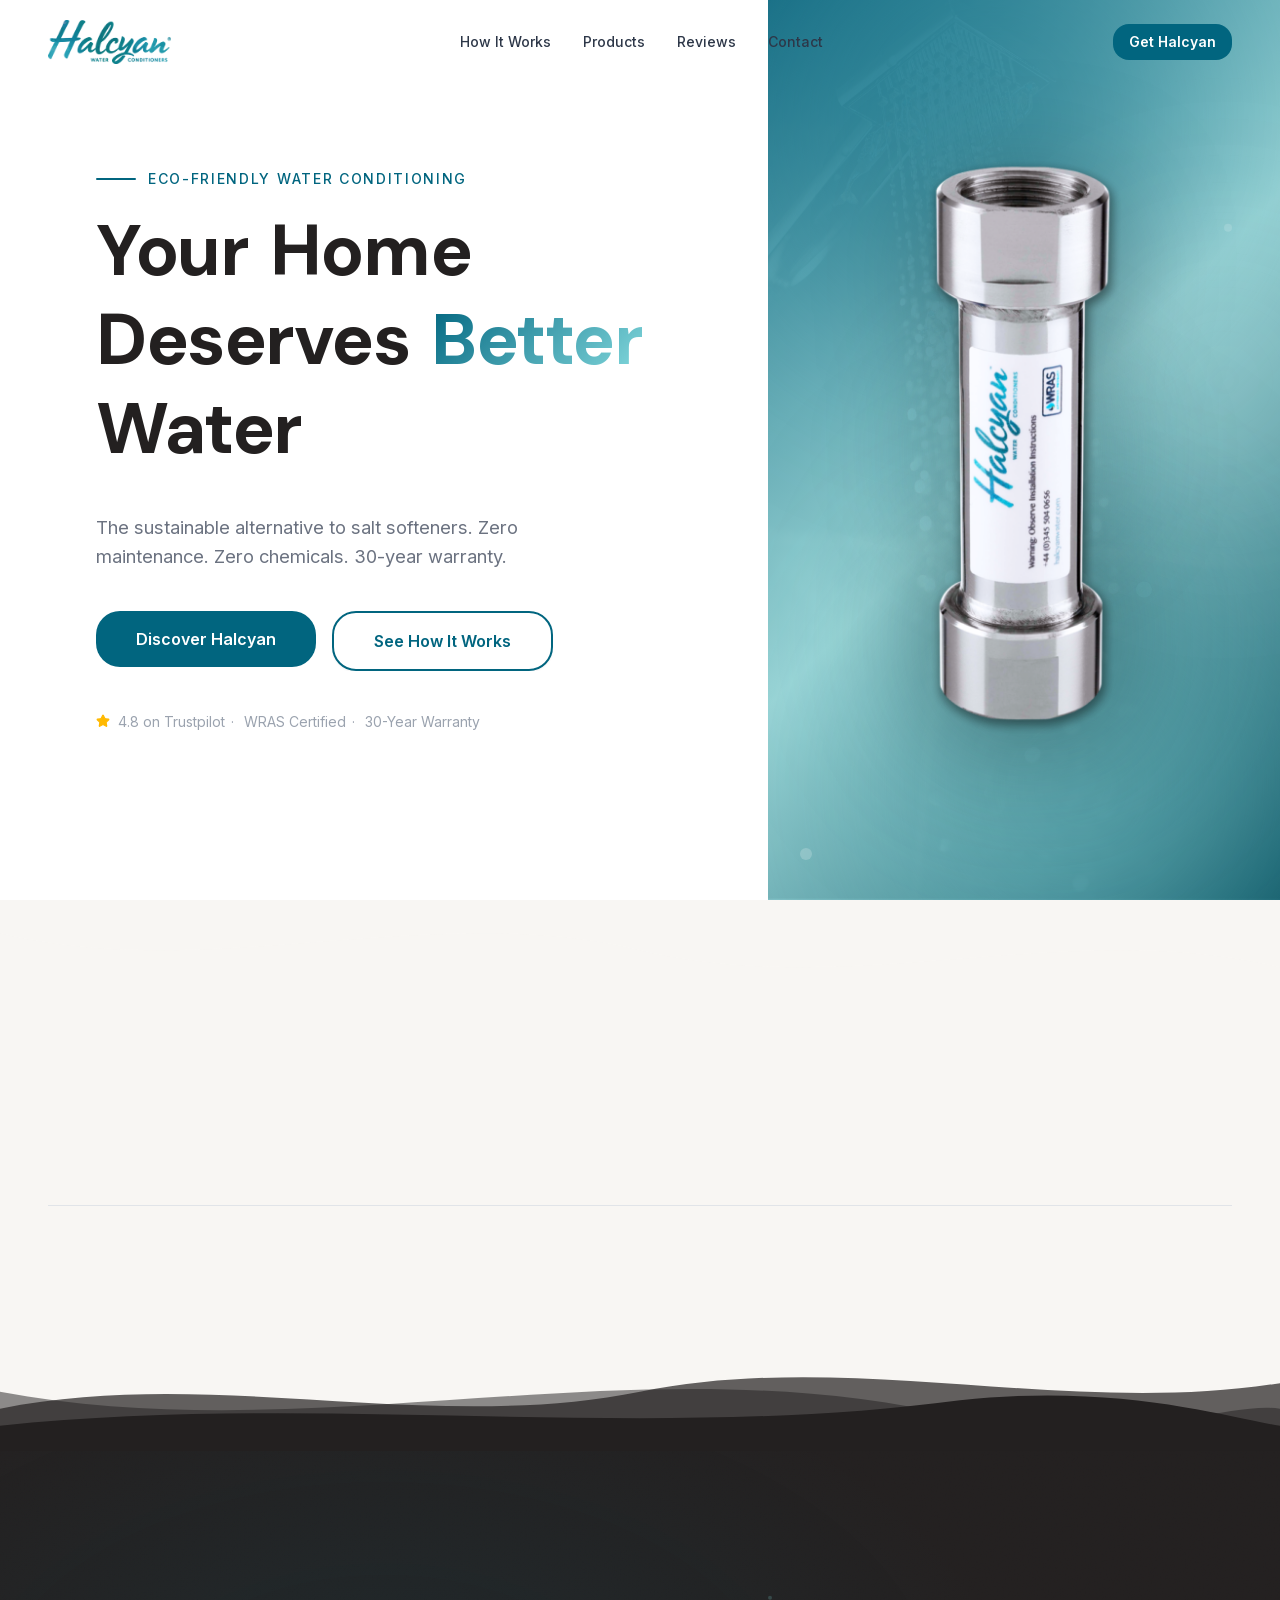
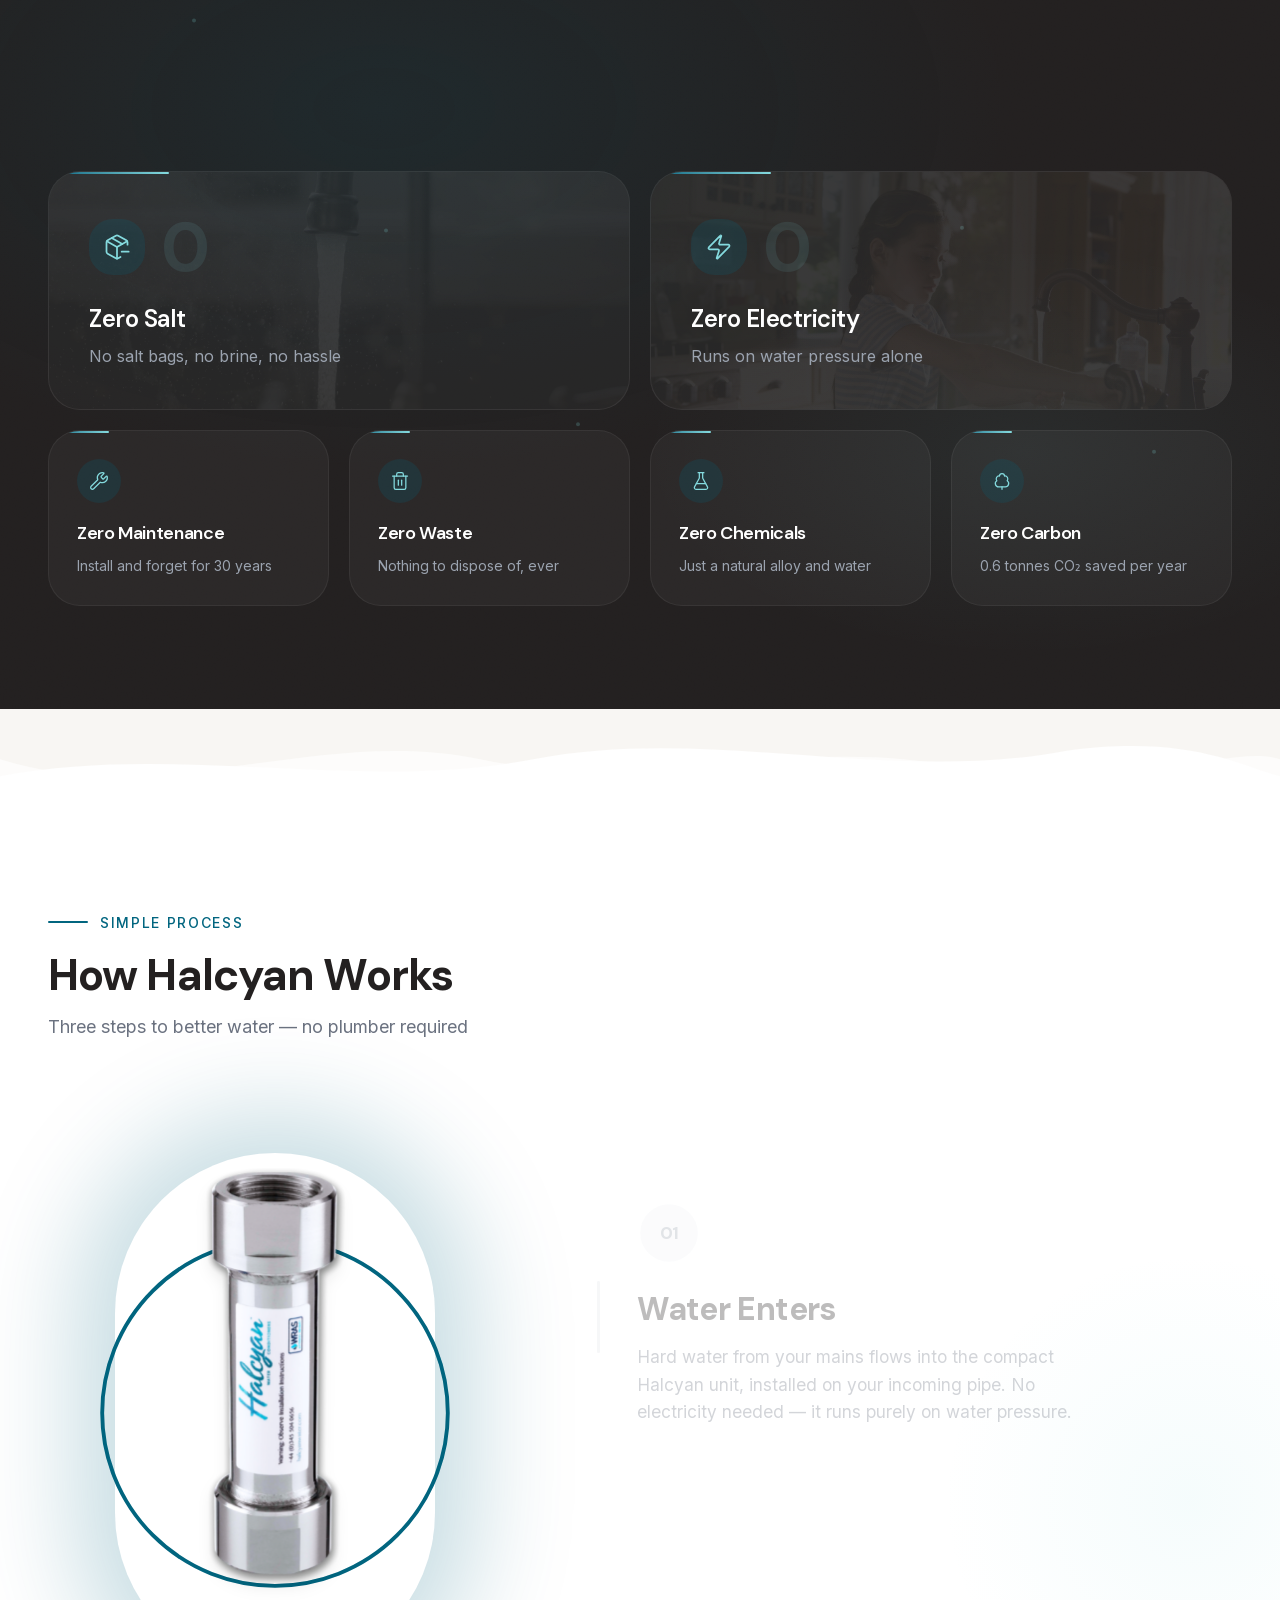
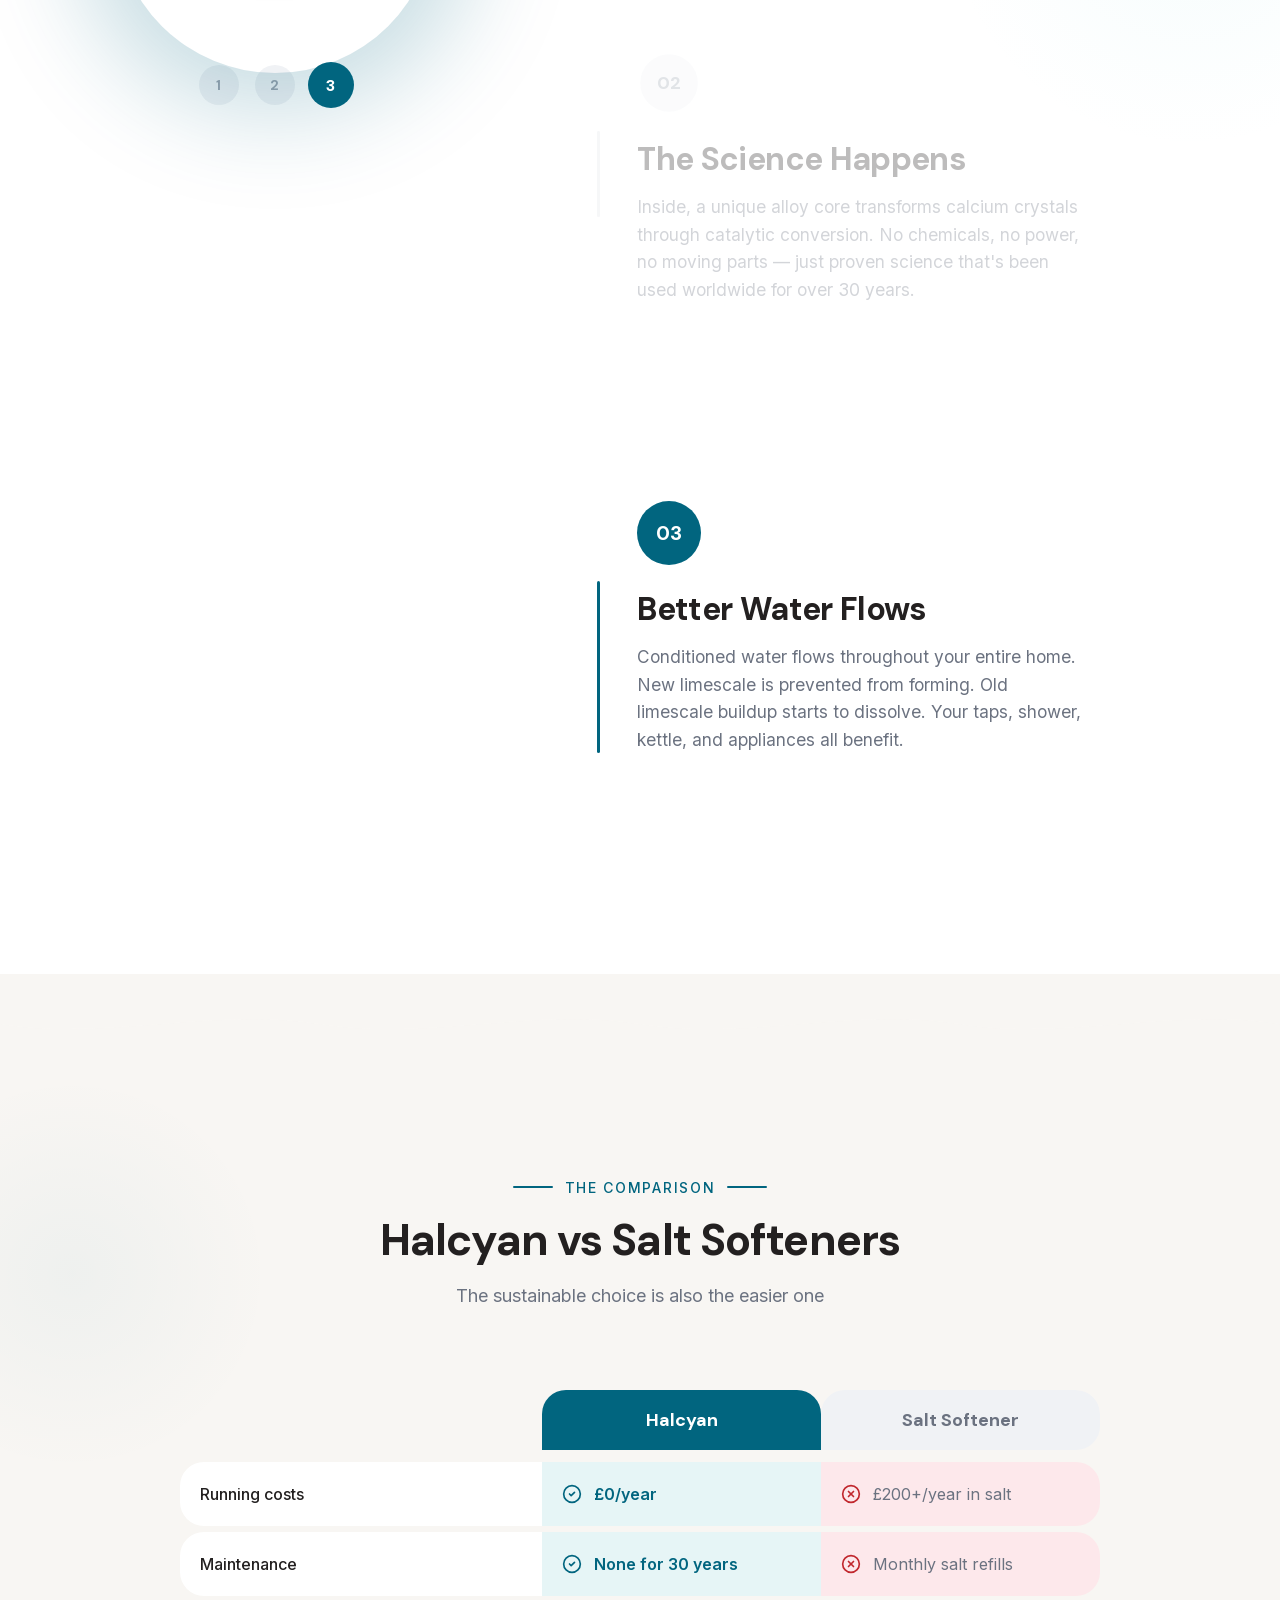
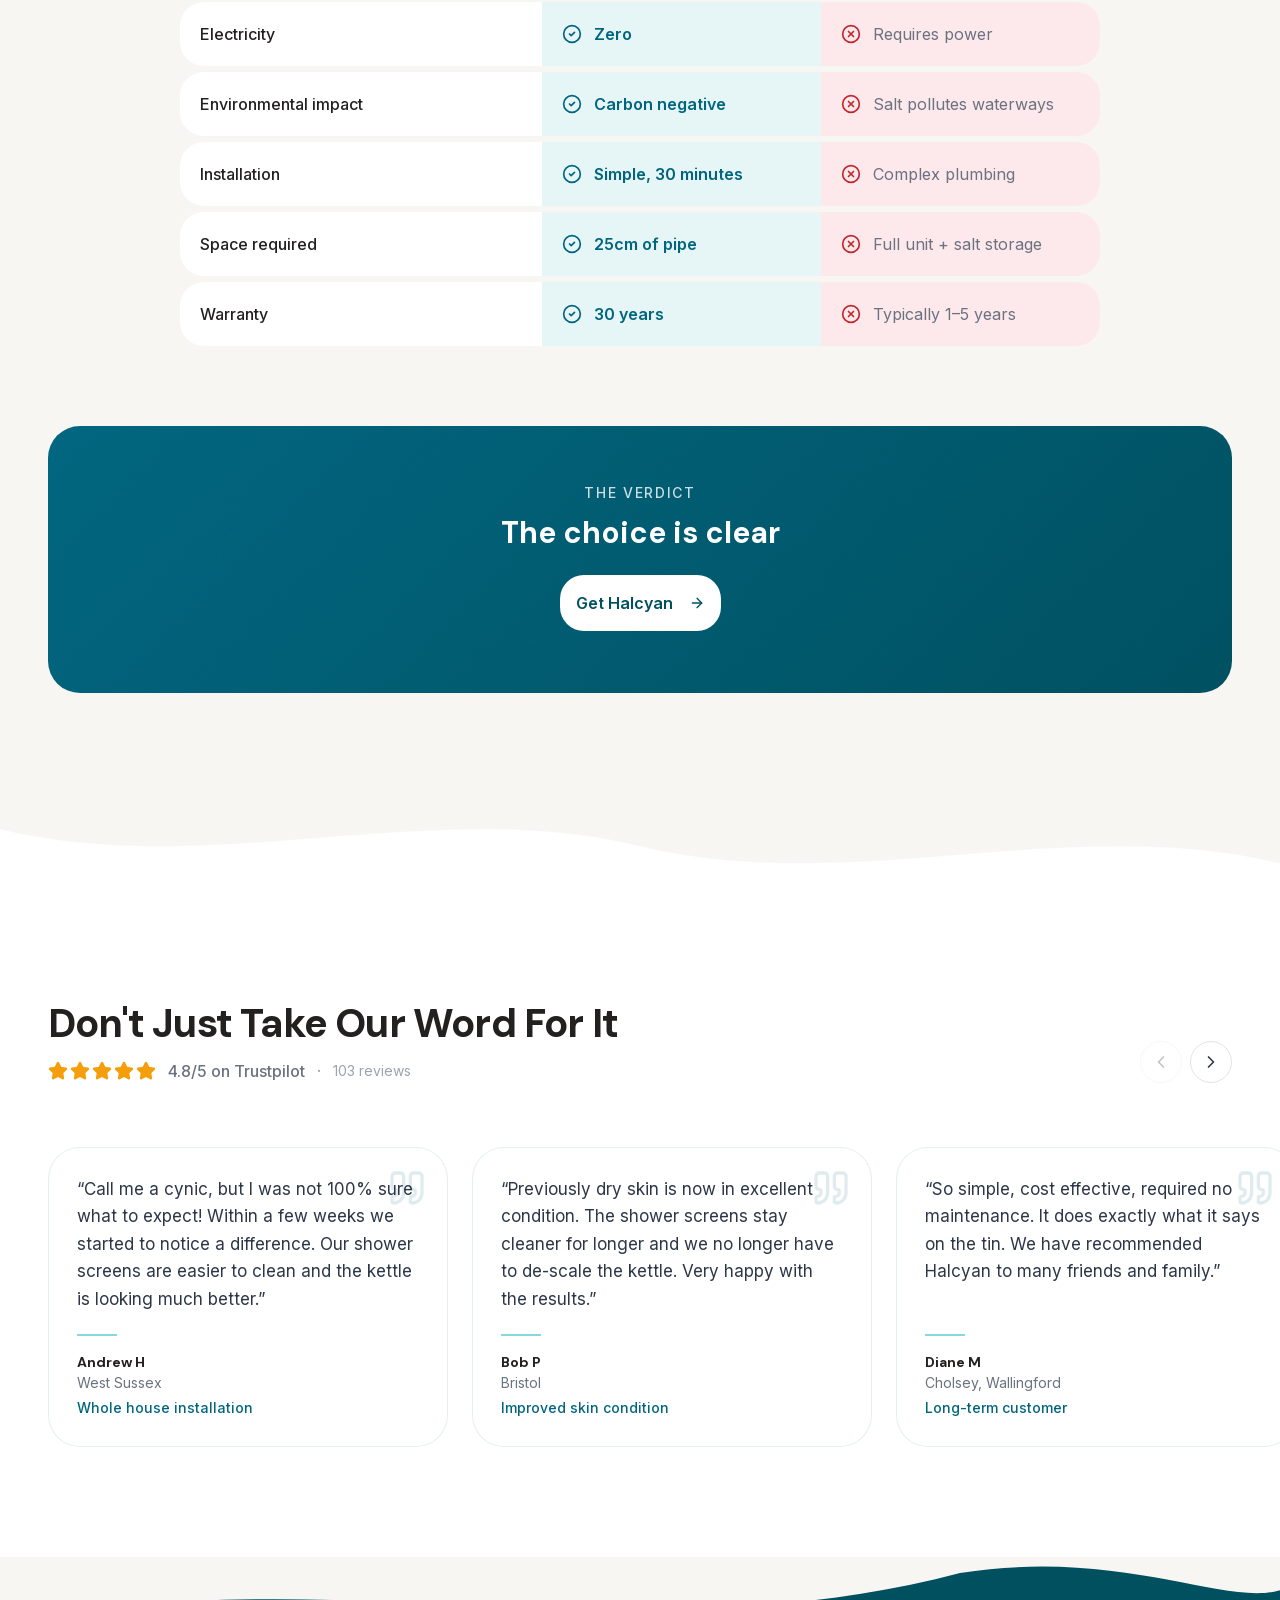
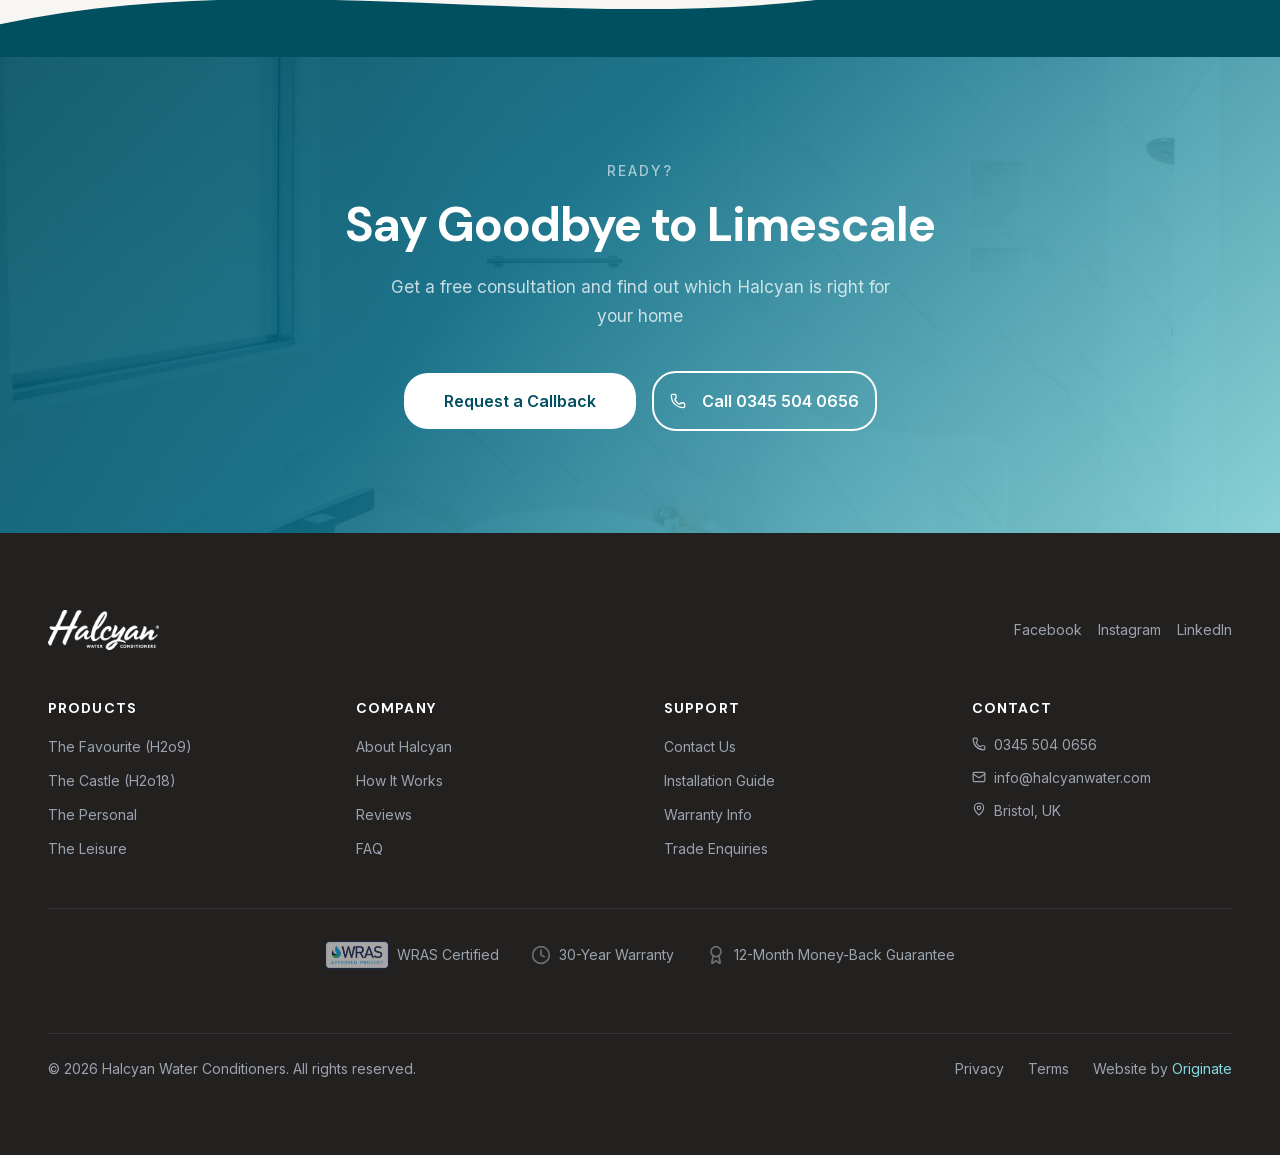
<file: index.html>
<!DOCTYPE html><!--mdeVFVTZph3ATYvjnvXx_--><html lang="en" class="scroll-smooth"><head><meta charSet="utf-8"/><meta name="viewport" content="width=device-width, initial-scale=1"/><link rel="preload" href="/_next/static/media/5c285b27cdda1fe8-s.p.a62025f2.woff2" as="font" crossorigin="" type="font/woff2"/><link rel="preload" href="/_next/static/media/83afe278b6a6bb3c-s.p.3a6ba036.woff2" as="font" crossorigin="" type="font/woff2"/><link rel="preload" href="/_next/static/media/a73419dd2ba2d841-s.p.f2813c2a.woff2" as="font" crossorigin="" type="font/woff2"/><link rel="preload" as="image" href="/images/halcyan-logo-color.png"/><link rel="preload" as="image" href="/images/modern-shower-head-water.jpg"/><link rel="preload" as="image" href="/images/product-unit-h2o9.png"/><link rel="stylesheet" href="/_next/static/chunks/1a7586196d88bf39.css" data-precedence="next"/><link rel="preload" as="script" fetchPriority="low" href="/_next/static/chunks/99b5a50b998ff2a1.js"/><script src="/_next/static/chunks/4c1bf31548009d79.js" async=""></script><script src="/_next/static/chunks/220f31e09f70eeef.js" async=""></script><script src="/_next/static/chunks/turbopack-8f80acd841270b17.js" async=""></script><script src="/_next/static/chunks/524ed9aaa878ff94.js" async=""></script><script src="/_next/static/chunks/5655c198b305bdf7.js" async=""></script><script src="/_next/static/chunks/2133553853ddb29b.js" async=""></script><script src="/_next/static/chunks/3e7d51a71adf3eea.js" async=""></script><script src="/_next/static/chunks/7b5796567eef62c7.js" async=""></script><meta name="next-size-adjust" content=""/><title>Halcyan Water Conditioners — Eco-Friendly Water Conditioning</title><meta name="description" content="The sustainable alternative to salt softeners. Zero maintenance. Zero chemicals. 30-year warranty. Discover why 96% of customers recommend Halcyan."/><meta property="og:title" content="Halcyan Water Conditioners — Eco-Friendly Water Conditioning"/><meta property="og:description" content="The sustainable alternative to salt softeners. Zero maintenance. Zero chemicals. 30-year warranty."/><meta property="og:type" content="website"/><meta name="twitter:card" content="summary"/><meta name="twitter:title" content="Halcyan Water Conditioners — Eco-Friendly Water Conditioning"/><meta name="twitter:description" content="The sustainable alternative to salt softeners. Zero maintenance. Zero chemicals. 30-year warranty."/><link rel="icon" href="/favicon.ico?favicon.0b3bf435.ico" sizes="256x256" type="image/x-icon"/><script src="/_next/static/chunks/a6dad97d9634a72d.js" noModule=""></script></head><body class="dm_sans_f65b9734-module__rAqehG__variable inter_b9cbfb1f-module__a5AMRG__variable dm_mono_eb9a805e-module__c_zSTG__variable antialiased bg-off-white text-grey-900"><div hidden=""><!--$--><!--/$--></div><svg aria-hidden="true" class="absolute h-0 w-0" style="position:absolute;width:0;height:0"><filter id="noise-filter"><feTurbulence type="fractalNoise" baseFrequency="0.65" numOctaves="3" stitchTiles="stitch"></feTurbulence></filter></svg><div class="fixed top-0 left-0 right-0 h-[3px] z-[60] pointer-events-none" role="progressbar" aria-valuenow="0" aria-valuemin="0" aria-valuemax="100" aria-label="Scroll progress"><div class="h-full origin-left" style="background:linear-gradient(90deg, var(--color-teal-dark) 0%, var(--color-teal) 50%, var(--color-teal-light) 100%);transform:scaleX(0)"></div></div><main><header class="fixed top-0 left-0 right-0 z-50 transition-all duration-400 bg-white/70 backdrop-blur-sm lg:bg-transparent lg:backdrop-blur-none py-5" style="transition-timing-function:cubic-bezier(0.33, 1, 0.68, 1)"><div class="section-container flex items-center justify-between"><a href="#hero" class="relative z-10 shrink-0"><img alt="Halcyan logo" width="140" height="45" decoding="async" data-nimg="1" class="h-9 w-auto lg:h-11" style="color:transparent" src="/images/halcyan-logo-color.png"/></a><nav class="hidden lg:flex items-center gap-8"><a href="#how-it-works" class="text-sm font-medium transition-colors duration-200 text-grey-800 hover:text-teal">How It Works</a><a href="#zeros" class="text-sm font-medium transition-colors duration-200 text-grey-800 hover:text-teal">Products</a><a href="#testimonials" class="text-sm font-medium transition-colors duration-200 text-grey-800 hover:text-teal">Reviews</a><a href="#contact" class="text-sm font-medium transition-colors duration-200 text-grey-800 hover:text-teal">Contact</a></nav><div class="hidden lg:block"><a href="#contact" data-slot="button" data-variant="default" data-size="default" class="inline-flex items-center justify-center gap-2 whitespace-nowrap text-sm disabled:pointer-events-none disabled:opacity-50 [&amp;_svg]:pointer-events-none [&amp;_svg:not([class*=&#x27;size-&#x27;])]:size-4 shrink-0 [&amp;_svg]:shrink-0 outline-none focus-visible:border-ring focus-visible:ring-ring/50 focus-visible:ring-[3px] aria-invalid:ring-destructive/20 dark:aria-invalid:ring-destructive/40 aria-invalid:border-destructive h-9 px-4 py-2 has-[&gt;svg]:px-3 rounded-lg font-semibold transition-all duration-200 bg-teal text-white hover:bg-teal-dark">Get Halcyan</a></div><button class="lg:hidden relative z-10 p-2 -mr-2 rounded-lg transition-colors text-grey-800 hover:bg-grey-100" aria-label="Open menu" aria-expanded="false"><svg xmlns="http://www.w3.org/2000/svg" width="24" height="24" viewBox="0 0 24 24" fill="none" stroke="currentColor" stroke-width="2" stroke-linecap="round" stroke-linejoin="round" class="lucide lucide-menu w-6 h-6" aria-hidden="true"><path d="M4 5h16"></path><path d="M4 12h16"></path><path d="M4 19h16"></path></svg></button></div></header><section id="hero" class="relative"><div class="grid grid-cols-1 grid-rows-[55vh_auto] lg:grid-cols-[3fr_2fr] lg:grid-rows-1 lg:min-h-screen lg:min-h-[100dvh]"><div class="order-2 lg:order-1 flex items-center justify-center bg-white px-6 py-16 md:px-10 lg:py-0 lg:px-[clamp(3rem,6vw,7rem)]"><div class="max-w-xl w-full"><div class="flex items-center gap-3 mb-6" style="opacity:0;transform:translateY(20px)"><span class="block h-[2px] bg-teal rounded-full" style="width:0px"></span><p class="text-small font-medium uppercase text-teal" style="letter-spacing:0.12em">Eco-Friendly Water Conditioning</p></div><h1 class="text-display text-dark mb-8"><span class="inline-block overflow-hidden mr-[0.3em] last:mr-0"><span class="inline-block " style="opacity:0;transform:translateY(110%)">Your</span></span><span class="inline-block overflow-hidden mr-[0.3em] last:mr-0"><span class="inline-block " style="opacity:0;transform:translateY(110%)">Home</span></span><span class="inline-block overflow-hidden mr-[0.3em] last:mr-0"><span class="inline-block " style="opacity:0;transform:translateY(110%)">Deserves</span></span><span class="inline-block overflow-hidden mr-[0.3em] last:mr-0"><span class="inline-block text-gradient-teal" style="opacity:0;transform:translateY(110%)">Better</span></span><span class="inline-block overflow-hidden mr-[0.3em] last:mr-0"><span class="inline-block " style="opacity:0;transform:translateY(110%)">Water</span></span></h1><p class="text-body text-grey-600 mb-10 max-w-md leading-relaxed" style="font-size:clamp(1.05rem, 0.9rem + 0.3vw, 1.2rem);opacity:0;transform:translateY(20px)">The sustainable alternative to salt softeners. Zero maintenance. Zero chemicals. 30-year warranty.</p><div class="flex flex-col sm:flex-row gap-4 mb-10" style="opacity:0;transform:translateY(20px)"><div class="animated-button-wrap inline-block relative" tabindex="0"><a href="#zeros" data-slot="button" data-variant="default" data-size="lg" class="inline-flex items-center justify-center gap-2 whitespace-nowrap disabled:pointer-events-none disabled:opacity-50 [&amp;_svg]:pointer-events-none [&amp;_svg:not([class*=&#x27;size-&#x27;])]:size-4 shrink-0 [&amp;_svg]:shrink-0 outline-none focus-visible:border-ring focus-visible:ring-ring/50 focus-visible:ring-[3px] aria-invalid:ring-destructive/20 dark:aria-invalid:ring-destructive/40 aria-invalid:border-destructive has-[&gt;svg]:px-4 bg-teal text-white hover:bg-teal-dark rounded-xl px-10 py-4 h-auto text-base font-semibold transition-colors">Discover Halcyan</a></div><div class="animated-button-wrap inline-block relative" tabindex="0"><a href="#how-it-works" data-slot="button" data-variant="outline" data-size="lg" class="inline-flex items-center justify-center gap-2 whitespace-nowrap disabled:pointer-events-none disabled:opacity-50 [&amp;_svg]:pointer-events-none [&amp;_svg:not([class*=&#x27;size-&#x27;])]:size-4 shrink-0 [&amp;_svg]:shrink-0 outline-none focus-visible:border-ring focus-visible:ring-ring/50 focus-visible:ring-[3px] aria-invalid:ring-destructive/20 dark:aria-invalid:ring-destructive/40 aria-invalid:border-destructive shadow-xs hover:text-accent-foreground dark:bg-input/30 dark:border-input dark:hover:bg-input/50 has-[&gt;svg]:px-4 border-2 border-teal text-teal hover:bg-teal-50 rounded-xl px-10 py-4 h-auto text-base font-semibold transition-colors bg-transparent">See How It Works</a></div></div><p class="text-small text-grey-400 flex items-center flex-wrap gap-x-1" style="opacity:0"><svg xmlns="http://www.w3.org/2000/svg" width="24" height="24" viewBox="0 0 24 24" fill="none" stroke="currentColor" stroke-width="2" stroke-linecap="round" stroke-linejoin="round" class="lucide lucide-star size-3.5 fill-amber-400 text-amber-400 inline-block" aria-hidden="true"><path d="M11.525 2.295a.53.53 0 0 1 .95 0l2.31 4.679a2.123 2.123 0 0 0 1.595 1.16l5.166.756a.53.53 0 0 1 .294.904l-3.736 3.638a2.123 2.123 0 0 0-.611 1.878l.882 5.14a.53.53 0 0 1-.771.56l-4.618-2.428a2.122 2.122 0 0 0-1.973 0L6.396 21.01a.53.53 0 0 1-.77-.56l.881-5.139a2.122 2.122 0 0 0-.611-1.879L2.16 9.795a.53.53 0 0 1 .294-.906l5.165-.755a2.122 2.122 0 0 0 1.597-1.16z"></path></svg><span> </span><span>4.8 on Trustpilot<span class="mx-1.5">·</span></span><span>WRAS Certified<span class="mx-1.5">·</span></span><span>30-Year Warranty</span></p></div></div><div class="relative overflow-hidden order-1 lg:order-2"><div class="absolute inset-0 z-0"><img alt="" aria-hidden="true" decoding="async" data-nimg="fill" class="object-cover opacity-20" style="position:absolute;height:100%;width:100%;left:0;top:0;right:0;bottom:0;color:transparent" src="/images/modern-shower-head-water.jpg"/><div class="absolute inset-0" style="background:linear-gradient(135deg, rgba(1, 101, 127, 0.85) 0%, rgba(132, 218, 222, 0.7) 50%, rgba(0, 80, 96, 0.9) 100%)"></div></div><div class="absolute inset-0 z-[1]" aria-hidden="true"><div class="mesh-blob-enhanced" style="width:600px;height:600px;background:radial-gradient(circle, #01657F 0%, transparent 70%);top:-20%;left:-15%;animation-delay:0s"></div><div class="mesh-blob-enhanced" style="width:500px;height:500px;background:radial-gradient(circle, #84DADE 0%, transparent 70%);bottom:-15%;right:-10%;animation-delay:-8s"></div><div class="mesh-blob-enhanced" style="width:400px;height:400px;background:radial-gradient(circle, rgba(255,255,255,0.3) 0%, transparent 70%);top:20%;left:50%;animation-delay:-16s"></div><div class="mesh-blob-enhanced" style="width:350px;height:350px;background:radial-gradient(circle, #005060 0%, transparent 70%);bottom:10%;left:20%;animation-delay:-12s"></div></div><div class="relative z-10 flex items-center justify-center h-full p-8" style="opacity:0;transform:scale(0.85)"><div class="absolute inset-0 flex items-center justify-center pointer-events-none" aria-hidden="true"><div class="w-64 h-64 lg:w-80 lg:h-80 rounded-full" style="background:radial-gradient(circle, rgba(132, 218, 222, 0.4) 0%, rgba(1, 101, 127, 0.15) 40%, transparent 70%);filter:blur(40px)"></div></div><div class="relative"><img alt="Halcyan H2o9 Water Conditioner unit" width="420" height="520" decoding="async" data-nimg="1" class="drop-shadow-[0_20px_60px_rgba(0,0,0,0.3)] max-h-[50vh] lg:max-h-[65vh] w-auto object-contain" style="color:transparent" src="/images/product-unit-h2o9.png"/></div></div><div class="absolute bottom-8 left-8 z-[2]" aria-hidden="true"><div class="w-3 h-3 rounded-full bg-white/20"></div></div><div class="absolute top-1/4 right-12 z-[2]" aria-hidden="true"><div class="w-2 h-2 rounded-full bg-white/15"></div></div><div class="absolute bottom-1/3 right-1/4 z-[2]" aria-hidden="true"><div class="w-4 h-4 rounded-full bg-teal-light/10"></div></div></div></div></section><div class="relative w-full overflow-hidden leading-[0] " aria-hidden="true" style="margin-top:-1px;margin-bottom:-1px"><svg viewBox="0 0 1440 120" preserveAspectRatio="none" class="block w-full" style="height:clamp(60px, 8vw, 120px)"><path d="M0,40 C240,100 480,0 720,60 C960,120 1200,20 1440,80 L1440,120 L0,120 Z" fill="#F8F6F3"></path></svg></div><section id="trust" class="bg-off-white py-12 lg:py-16"><div class="section-container"><div class="" style="opacity:0;transform:translateY(40px)"><div class="grid grid-cols-2 lg:grid-cols-4 gap-6 lg:gap-8"><div class="flex flex-col items-center text-center gap-2"><svg xmlns="http://www.w3.org/2000/svg" width="24" height="24" viewBox="0 0 24 24" fill="none" stroke="currentColor" stroke-width="1.5" stroke-linecap="round" stroke-linejoin="round" class="lucide lucide-star size-6 text-teal mb-1" aria-hidden="true"><path d="M11.525 2.295a.53.53 0 0 1 .95 0l2.31 4.679a2.123 2.123 0 0 0 1.595 1.16l5.166.756a.53.53 0 0 1 .294.904l-3.736 3.638a2.123 2.123 0 0 0-.611 1.878l.882 5.14a.53.53 0 0 1-.771.56l-4.618-2.428a2.122 2.122 0 0 0-1.973 0L6.396 21.01a.53.53 0 0 1-.77-.56l.881-5.139a2.122 2.122 0 0 0-.611-1.879L2.16 9.795a.53.53 0 0 1 .294-.906l5.165-.755a2.122 2.122 0 0 0 1.597-1.16z"></path></svg><span class="font-mono text-2xl lg:text-3xl font-bold text-dark tracking-tight"><span><span>0</span>%</span></span><span class="text-small text-grey-600 font-medium">Satisfaction</span></div><div class="flex flex-col items-center text-center gap-2"><svg xmlns="http://www.w3.org/2000/svg" width="24" height="24" viewBox="0 0 24 24" fill="none" stroke="currentColor" stroke-width="1.5" stroke-linecap="round" stroke-linejoin="round" class="lucide lucide-piggy-bank size-6 text-teal mb-1" aria-hidden="true"><path d="M11 17h3v2a1 1 0 0 0 1 1h2a1 1 0 0 0 1-1v-3a3.16 3.16 0 0 0 2-2h1a1 1 0 0 0 1-1v-2a1 1 0 0 0-1-1h-1a5 5 0 0 0-2-4V3a4 4 0 0 0-3.2 1.6l-.3.4H11a6 6 0 0 0-6 6v1a5 5 0 0 0 2 4v3a1 1 0 0 0 1 1h2a1 1 0 0 0 1-1z"></path><path d="M16 10h.01"></path><path d="M2 8v1a2 2 0 0 0 2 2h1"></path></svg><span class="font-mono text-2xl lg:text-3xl font-bold text-dark tracking-tight"><span>£<span>0</span>/yr</span></span><span class="text-small text-grey-600 font-medium">Savings</span></div><div class="flex flex-col items-center text-center gap-2"><svg xmlns="http://www.w3.org/2000/svg" width="24" height="24" viewBox="0 0 24 24" fill="none" stroke="currentColor" stroke-width="1.5" stroke-linecap="round" stroke-linejoin="round" class="lucide lucide-leaf size-6 text-teal mb-1" aria-hidden="true"><path d="M11 20A7 7 0 0 1 9.8 6.1C15.5 5 17 4.48 19 2c1 2 2 4.18 2 8 0 5.5-4.78 10-10 10Z"></path><path d="M2 21c0-3 1.85-5.36 5.08-6C9.5 14.52 12 13 13 12"></path></svg><span class="font-mono text-2xl lg:text-3xl font-bold text-dark tracking-tight"><span><span>0.0</span> tonnes</span></span><span class="text-small text-grey-600 font-medium">CO₂ Saved</span></div><div class="flex flex-col items-center text-center gap-2"><svg xmlns="http://www.w3.org/2000/svg" width="24" height="24" viewBox="0 0 24 24" fill="none" stroke="currentColor" stroke-width="1.5" stroke-linecap="round" stroke-linejoin="round" class="lucide lucide-shield-check size-6 text-teal mb-1" aria-hidden="true"><path d="M20 13c0 5-3.5 7.5-7.66 8.95a1 1 0 0 1-.67-.01C7.5 20.5 4 18 4 13V6a1 1 0 0 1 1-1c2 0 4.5-1.2 6.24-2.72a1.17 1.17 0 0 1 1.52 0C14.51 3.81 17 5 19 5a1 1 0 0 1 1 1z"></path><path d="m9 12 2 2 4-4"></path></svg><span class="font-mono text-2xl lg:text-3xl font-bold text-dark tracking-tight"><span><span>0</span>-year</span></span><span class="text-small text-grey-600 font-medium">Warranty</span></div></div></div><div data-orientation="horizontal" role="none" data-slot="separator" class="shrink-0 data-[orientation=horizontal]:h-px data-[orientation=horizontal]:w-full data-[orientation=vertical]:h-full data-[orientation=vertical]:w-px my-8 lg:my-10 bg-grey-200"></div><div class="flex flex-wrap items-center justify-center gap-8 lg:gap-12"><div class="transition-all duration-300 grayscale opacity-60 hover:grayscale-0 hover:opacity-100" style="opacity:0"><img alt="WRAS" loading="lazy" width="80" height="40" decoding="async" data-nimg="1" class="h-8 lg:h-10 w-auto object-contain" style="color:transparent" src="/images/wras-badge.png"/></div><div class="transition-all duration-300 grayscale opacity-60 hover:grayscale-0 hover:opacity-100" style="opacity:0"><img alt="Travis Perkins" loading="lazy" width="100" height="40" decoding="async" data-nimg="1" class="h-8 lg:h-10 w-auto object-contain" style="color:transparent" src="/images/travis-perkins.png"/></div><div class="transition-all duration-300 grayscale opacity-60 hover:grayscale-0 hover:opacity-100" style="opacity:0"><img alt="Grand Design" loading="lazy" width="100" height="40" decoding="async" data-nimg="1" class="h-8 lg:h-10 w-auto object-contain" style="color:transparent" src="/images/grand-design.png"/></div><div class="transition-all duration-300 grayscale opacity-60 hover:grayscale-0 hover:opacity-100" style="opacity:0"><img alt="Houzz" loading="lazy" width="80" height="40" decoding="async" data-nimg="1" class="h-8 lg:h-10 w-auto object-contain" style="color:transparent" src="/images/houzz-badge.png"/></div><div class="transition-all duration-300 grayscale opacity-60 hover:grayscale-0 hover:opacity-100" style="opacity:0"><img alt="NSBRC" loading="lazy" width="80" height="40" decoding="async" data-nimg="1" class="h-8 lg:h-10 w-auto object-contain" style="color:transparent" src="/images/nsbrc-logo.png"/></div><div class="transition-all duration-300 grayscale opacity-60 hover:grayscale-0 hover:opacity-100" style="opacity:0"><img alt="Home Building Show" loading="lazy" width="100" height="40" decoding="async" data-nimg="1" class="h-8 lg:h-10 w-auto object-contain" style="color:transparent" src="/images/home-building-show.png"/></div></div></div></section><div class="relative w-full overflow-hidden leading-[0] " aria-hidden="true" style="margin-top:-1px;margin-bottom:-1px"><svg viewBox="0 0 1440 120" preserveAspectRatio="none" class="block w-full" style="height:clamp(60px, 8vw, 120px)"><path d="M0,50 C360,120 720,-10 1080,80 C1260,120 1380,60 1440,70 L1440,120 L0,120 Z" fill="#232020" opacity="0.5"></path><path d="M0,70 C240,20 480,100 720,50 C960,0 1200,80 1440,40 L1440,120 L0,120 Z" fill="#232020" opacity="0.7"></path><path d="M0,90 C360,50 720,110 1080,60 C1260,40 1380,80 1440,90 L1440,120 L0,120 Z" fill="#232020"></path></svg></div><section id="zeros" class="relative bg-dark section-padding overflow-hidden"><div class="absolute inset-0 pointer-events-none" aria-hidden="true" style="background:radial-gradient(ellipse 70% 60% at 30% 30%, rgba(1, 101, 127, 0.12) 0%, transparent 70%), radial-gradient(ellipse 50% 40% at 80% 70%, rgba(132, 218, 222, 0.06) 0%, transparent 60%)"></div><div class="noise-overlay absolute inset-0" aria-hidden="true"></div><div class="absolute inset-0 pointer-events-none overflow-hidden" aria-hidden="true"><div class="absolute w-1 h-1 rounded-full bg-teal-light/20" style="left:15%;top:20%"></div><div class="absolute w-1 h-1 rounded-full bg-teal-light/20" style="left:30%;top:45%"></div><div class="absolute w-1 h-1 rounded-full bg-teal-light/20" style="left:45%;top:70%"></div><div class="absolute w-1 h-1 rounded-full bg-teal-light/20" style="left:60%;top:20%"></div><div class="absolute w-1 h-1 rounded-full bg-teal-light/20" style="left:75%;top:45%"></div><div class="absolute w-1 h-1 rounded-full bg-teal-light/20" style="left:90%;top:70%"></div></div><div class="section-container relative z-10"><div class="text-center mb-14 lg:mb-20" style="opacity:0;transform:translateY(40px)"><p class="text-teal-light text-small font-medium uppercase mb-4" style="letter-spacing:0.15em;opacity:0">Why Halcyan</p><h2 class="text-white mb-4 font-heading" style="font-size:clamp(2rem, 1rem + 3vw, 3rem)">Make<!-- --> <span class="text-gradient-white-teal">Zero</span> <!-- -->the Hero</h2><p class="text-grey-400 text-body max-w-lg mx-auto">Six reasons Halcyan is different from everything else</p></div><div class="grid grid-cols-1 md:grid-cols-2 lg:grid-cols-4 gap-4 lg:gap-5"><div class="group relative rounded-2xl overflow-hidden transition-all duration-500 lg:col-span-2 p-8 lg:p-10 min-h-[220px]" style="background-color:rgba(255, 255, 255, 0.04);border:1px solid rgba(255, 255, 255, 0.06);opacity:0;transform:translateY(30px)"><div class="absolute inset-0 z-0"><img alt="" aria-hidden="true" loading="lazy" decoding="async" data-nimg="fill" class="object-cover opacity-[0.07] group-hover:opacity-[0.12] transition-opacity duration-700" style="position:absolute;height:100%;width:100%;left:0;top:0;right:0;bottom:0;color:transparent" src="/images/kitchen-faucet-running-water.jpg"/></div><div class="absolute top-0 left-0 h-[2px] bg-gradient-to-r from-teal to-teal-light rounded-full" style="width:40px"></div><div class="relative z-10"><div class="flex items-center gap-4 mb-5"><div class="flex items-center justify-center rounded-xl w-14 h-14" style="background-color:rgba(1, 101, 127, 0.2)"><svg xmlns="http://www.w3.org/2000/svg" width="24" height="24" viewBox="0 0 24 24" fill="none" stroke="currentColor" stroke-width="1.5" stroke-linecap="round" stroke-linejoin="round" class="lucide lucide-package-minus size-7 text-teal-light" aria-hidden="true"><path d="M16 16h6"></path><path d="M21 10V8a2 2 0 0 0-1-1.73l-7-4a2 2 0 0 0-2 0l-7 4A2 2 0 0 0 3 8v8a2 2 0 0 0 1 1.73l7 4a2 2 0 0 0 2 0l2-1.14"></path><path d="m7.5 4.27 9 5.15"></path><polyline points="3.29 7 12 12 20.71 7"></polyline><line x1="12" x2="12" y1="22" y2="12"></line></svg></div><span class="text-teal-light/10 font-heading font-bold select-none" style="font-size:clamp(3rem, 2rem + 3vw, 5rem);line-height:1" aria-hidden="true">0</span></div><h3 class="text-white font-heading font-semibold mb-2 text-xl lg:text-2xl">Zero Salt</h3><p class="text-grey-400 leading-relaxed text-base max-w-md">No salt bags, no brine, no hassle</p></div><div class="absolute inset-0 rounded-2xl opacity-0 group-hover:opacity-100 transition-opacity duration-500 pointer-events-none" style="box-shadow:inset 0 1px 0 rgba(132, 218, 222, 0.1), 0 8px 40px rgba(1, 101, 127, 0.12)"></div></div><div class="group relative rounded-2xl overflow-hidden transition-all duration-500 lg:col-span-2 p-8 lg:p-10 min-h-[220px]" style="background-color:rgba(255, 255, 255, 0.04);border:1px solid rgba(255, 255, 255, 0.06);opacity:0;transform:translateY(30px)"><div class="absolute inset-0 z-0"><img alt="" aria-hidden="true" loading="lazy" decoding="async" data-nimg="fill" class="object-cover opacity-[0.07] group-hover:opacity-[0.12] transition-opacity duration-700" style="position:absolute;height:100%;width:100%;left:0;top:0;right:0;bottom:0;color:transparent" src="/images/woman-washing-hands-clean-water.jpg"/></div><div class="absolute top-0 left-0 h-[2px] bg-gradient-to-r from-teal to-teal-light rounded-full" style="width:40px"></div><div class="relative z-10"><div class="flex items-center gap-4 mb-5"><div class="flex items-center justify-center rounded-xl w-14 h-14" style="background-color:rgba(1, 101, 127, 0.2)"><svg xmlns="http://www.w3.org/2000/svg" width="24" height="24" viewBox="0 0 24 24" fill="none" stroke="currentColor" stroke-width="1.5" stroke-linecap="round" stroke-linejoin="round" class="lucide lucide-zap size-7 text-teal-light" aria-hidden="true"><path d="M4 14a1 1 0 0 1-.78-1.63l9.9-10.2a.5.5 0 0 1 .86.46l-1.92 6.02A1 1 0 0 0 13 10h7a1 1 0 0 1 .78 1.63l-9.9 10.2a.5.5 0 0 1-.86-.46l1.92-6.02A1 1 0 0 0 11 14z"></path></svg></div><span class="text-teal-light/10 font-heading font-bold select-none" style="font-size:clamp(3rem, 2rem + 3vw, 5rem);line-height:1" aria-hidden="true">0</span></div><h3 class="text-white font-heading font-semibold mb-2 text-xl lg:text-2xl">Zero Electricity</h3><p class="text-grey-400 leading-relaxed text-base max-w-md">Runs on water pressure alone</p></div><div class="absolute inset-0 rounded-2xl opacity-0 group-hover:opacity-100 transition-opacity duration-500 pointer-events-none" style="box-shadow:inset 0 1px 0 rgba(132, 218, 222, 0.1), 0 8px 40px rgba(1, 101, 127, 0.12)"></div></div><div class="group relative rounded-2xl overflow-hidden transition-all duration-500 p-6 lg:p-7" style="background-color:rgba(255, 255, 255, 0.04);border:1px solid rgba(255, 255, 255, 0.06);opacity:0;transform:translateY(30px)"><div class="absolute top-0 left-0 h-[2px] bg-gradient-to-r from-teal to-teal-light rounded-full" style="width:40px"></div><div class="relative z-10"><div class="flex items-center gap-4 mb-4"><div class="flex items-center justify-center rounded-xl w-11 h-11" style="background-color:rgba(1, 101, 127, 0.2)"><svg xmlns="http://www.w3.org/2000/svg" width="24" height="24" viewBox="0 0 24 24" fill="none" stroke="currentColor" stroke-width="1.5" stroke-linecap="round" stroke-linejoin="round" class="lucide lucide-wrench size-5 text-teal-light" aria-hidden="true"><path d="M14.7 6.3a1 1 0 0 0 0 1.4l1.6 1.6a1 1 0 0 0 1.4 0l3.106-3.105c.32-.322.863-.22.983.218a6 6 0 0 1-8.259 7.057l-7.91 7.91a1 1 0 0 1-2.999-3l7.91-7.91a6 6 0 0 1 7.057-8.259c.438.12.54.662.219.984z"></path></svg></div></div><h3 class="text-white font-heading font-semibold mb-2 text-lg">Zero Maintenance</h3><p class="text-grey-400 leading-relaxed text-sm">Install and forget for 30 years</p></div><div class="absolute inset-0 rounded-2xl opacity-0 group-hover:opacity-100 transition-opacity duration-500 pointer-events-none" style="box-shadow:inset 0 1px 0 rgba(132, 218, 222, 0.1), 0 8px 40px rgba(1, 101, 127, 0.12)"></div></div><div class="group relative rounded-2xl overflow-hidden transition-all duration-500 p-6 lg:p-7" style="background-color:rgba(255, 255, 255, 0.04);border:1px solid rgba(255, 255, 255, 0.06);opacity:0;transform:translateY(30px)"><div class="absolute top-0 left-0 h-[2px] bg-gradient-to-r from-teal to-teal-light rounded-full" style="width:40px"></div><div class="relative z-10"><div class="flex items-center gap-4 mb-4"><div class="flex items-center justify-center rounded-xl w-11 h-11" style="background-color:rgba(1, 101, 127, 0.2)"><svg xmlns="http://www.w3.org/2000/svg" width="24" height="24" viewBox="0 0 24 24" fill="none" stroke="currentColor" stroke-width="1.5" stroke-linecap="round" stroke-linejoin="round" class="lucide lucide-trash2 lucide-trash-2 size-5 text-teal-light" aria-hidden="true"><path d="M10 11v6"></path><path d="M14 11v6"></path><path d="M19 6v14a2 2 0 0 1-2 2H7a2 2 0 0 1-2-2V6"></path><path d="M3 6h18"></path><path d="M8 6V4a2 2 0 0 1 2-2h4a2 2 0 0 1 2 2v2"></path></svg></div></div><h3 class="text-white font-heading font-semibold mb-2 text-lg">Zero Waste</h3><p class="text-grey-400 leading-relaxed text-sm">Nothing to dispose of, ever</p></div><div class="absolute inset-0 rounded-2xl opacity-0 group-hover:opacity-100 transition-opacity duration-500 pointer-events-none" style="box-shadow:inset 0 1px 0 rgba(132, 218, 222, 0.1), 0 8px 40px rgba(1, 101, 127, 0.12)"></div></div><div class="group relative rounded-2xl overflow-hidden transition-all duration-500 p-6 lg:p-7" style="background-color:rgba(255, 255, 255, 0.04);border:1px solid rgba(255, 255, 255, 0.06);opacity:0;transform:translateY(30px)"><div class="absolute top-0 left-0 h-[2px] bg-gradient-to-r from-teal to-teal-light rounded-full" style="width:40px"></div><div class="relative z-10"><div class="flex items-center gap-4 mb-4"><div class="flex items-center justify-center rounded-xl w-11 h-11" style="background-color:rgba(1, 101, 127, 0.2)"><svg xmlns="http://www.w3.org/2000/svg" width="24" height="24" viewBox="0 0 24 24" fill="none" stroke="currentColor" stroke-width="1.5" stroke-linecap="round" stroke-linejoin="round" class="lucide lucide-flask-conical size-5 text-teal-light" aria-hidden="true"><path d="M14 2v6a2 2 0 0 0 .245.96l5.51 10.08A2 2 0 0 1 18 22H6a2 2 0 0 1-1.755-2.96l5.51-10.08A2 2 0 0 0 10 8V2"></path><path d="M6.453 15h11.094"></path><path d="M8.5 2h7"></path></svg></div></div><h3 class="text-white font-heading font-semibold mb-2 text-lg">Zero Chemicals</h3><p class="text-grey-400 leading-relaxed text-sm">Just a natural alloy and water</p></div><div class="absolute inset-0 rounded-2xl opacity-0 group-hover:opacity-100 transition-opacity duration-500 pointer-events-none" style="box-shadow:inset 0 1px 0 rgba(132, 218, 222, 0.1), 0 8px 40px rgba(1, 101, 127, 0.12)"></div></div><div class="group relative rounded-2xl overflow-hidden transition-all duration-500 p-6 lg:p-7" style="background-color:rgba(255, 255, 255, 0.04);border:1px solid rgba(255, 255, 255, 0.06);opacity:0;transform:translateY(30px)"><div class="absolute top-0 left-0 h-[2px] bg-gradient-to-r from-teal to-teal-light rounded-full" style="width:40px"></div><div class="relative z-10"><div class="flex items-center gap-4 mb-4"><div class="flex items-center justify-center rounded-xl w-11 h-11" style="background-color:rgba(1, 101, 127, 0.2)"><svg xmlns="http://www.w3.org/2000/svg" width="24" height="24" viewBox="0 0 24 24" fill="none" stroke="currentColor" stroke-width="1.5" stroke-linecap="round" stroke-linejoin="round" class="lucide lucide-tree-deciduous size-5 text-teal-light" aria-hidden="true"><path d="M8 19a4 4 0 0 1-2.24-7.32A3.5 3.5 0 0 1 9 6.03V6a3 3 0 1 1 6 0v.04a3.5 3.5 0 0 1 3.24 5.65A4 4 0 0 1 16 19Z"></path><path d="M12 19v3"></path></svg></div></div><h3 class="text-white font-heading font-semibold mb-2 text-lg">Zero Carbon</h3><p class="text-grey-400 leading-relaxed text-sm">0.6 tonnes CO₂ saved per year</p></div><div class="absolute inset-0 rounded-2xl opacity-0 group-hover:opacity-100 transition-opacity duration-500 pointer-events-none" style="box-shadow:inset 0 1px 0 rgba(132, 218, 222, 0.1), 0 8px 40px rgba(1, 101, 127, 0.12)"></div></div></div></div></section><div class="relative w-full overflow-hidden leading-[0] " aria-hidden="true" style="margin-top:-1px;margin-bottom:-1px"><svg viewBox="0 0 1440 120" preserveAspectRatio="none" class="block w-full" style="height:clamp(60px, 8vw, 120px)"><path d="M0,60 C180,120 360,20 540,60 C720,100 900,30 1080,70 C1260,110 1380,40 1440,60 L1440,120 L0,120 Z" fill="#FFFFFF" opacity="0.7"></path><path d="M0,80 C200,40 400,100 600,60 C800,20 1000,90 1200,50 C1340,30 1400,70 1440,80 L1440,120 L0,120 Z" fill="#FFFFFF"></path></svg></div><section id="how-it-works" class="relative bg-white section-padding overflow-hidden"><div class="absolute -right-40 top-1/4 w-[500px] h-[500px] rounded-full pointer-events-none" aria-hidden="true" style="background:radial-gradient(circle, rgba(132, 218, 222, 0.08) 0%, transparent 70%);transform:none"></div><div class="section-container relative z-10"><div class="mb-14 lg:mb-20" style="opacity:0;transform:translateY(40px)"><div class="flex items-center gap-3 mb-4"><span class="block h-[2px] w-10 bg-teal rounded-full"></span><p class="text-small font-medium uppercase text-teal" style="letter-spacing:0.12em">Simple Process</p></div><h2 class="text-dark mb-3" style="font-size:clamp(2rem, 1rem + 2.5vw, 2.75rem)">How Halcyan Works</h2><p class="text-grey-600 text-lg max-w-lg">Three steps to better water — no plumber required</p></div><div class="lg:grid lg:gap-16 xl:gap-24" style="grid-template-columns:5fr 7fr"><div class="hidden lg:block"><div class="sticky" style="top:15vh"><div class="relative aspect-[3/4] max-w-sm mx-auto"><svg class="absolute inset-0 w-full h-full" viewBox="0 0 200 200" aria-hidden="true"><circle cx="100" cy="100" r="90" fill="none" stroke="var(--color-grey-100)" stroke-width="2"></circle><circle cx="100" cy="100" r="90" fill="none" stroke="var(--color-teal)" stroke-width="2" stroke-linecap="round" stroke-dasharray="565.4866776461628" style="transform-origin:center;transform:rotate(-90deg)"></circle></svg><div class="absolute inset-8 rounded-full" aria-hidden="true"></div><div class="relative z-10 flex items-center justify-center h-full"><img alt="Halcyan H2o9 Water Conditioner unit showing how water is treated" loading="lazy" width="300" height="400" decoding="async" data-nimg="1" class="w-auto max-h-[45vh] object-contain drop-shadow-xl" style="color:transparent" src="/images/product-unit-h2o9.png"/></div><div class="flex justify-center gap-4 mt-8"><button class="w-10 h-10 rounded-full font-heading font-bold text-sm flex items-center justify-center transition-colors" aria-label="Go to step 1">1</button><button class="w-10 h-10 rounded-full font-heading font-bold text-sm flex items-center justify-center transition-colors" aria-label="Go to step 2">2</button><button class="w-10 h-10 rounded-full font-heading font-bold text-sm flex items-center justify-center transition-colors" aria-label="Go to step 3">3</button></div></div></div></div><div><div class="relative py-10 lg:py-20 lg:min-h-[50vh] flex items-start"><div class="relative pl-8 lg:pl-10"><div class="absolute left-0 top-10 lg:top-20 bottom-0 w-[3px] rounded-full" style="transform-origin:50% 0% 0"></div><div class="flex items-center justify-center w-14 h-14 lg:w-16 lg:h-16 rounded-2xl mb-6 font-heading font-bold text-lg lg:text-xl">01</div><h3 class="text-dark mb-3" style="font-size:clamp(1.5rem, 1rem + 1.5vw, 2rem)">Water Enters</h3><p class="text-grey-600 max-w-md leading-relaxed text-body">Hard water from your mains flows into the compact Halcyan unit, installed on your incoming pipe. No electricity needed — it runs purely on water pressure.</p><div class="lg:hidden mt-8"><div class="relative flex items-center justify-center py-8 bg-gradient-to-br from-teal-50 to-white rounded-2xl"><img alt="Halcyan H2o9 Water Conditioner unit" loading="lazy" width="200" height="260" decoding="async" data-nimg="1" class="w-auto max-h-[30vh] object-contain drop-shadow-lg" style="color:transparent" src="/images/product-unit-h2o9.png"/></div></div></div></div><div class="relative py-10 lg:py-20 lg:min-h-[50vh] flex items-start"><div class="relative pl-8 lg:pl-10"><div class="absolute left-0 top-10 lg:top-20 bottom-0 w-[3px] rounded-full" style="transform-origin:50% 0% 0"></div><div class="flex items-center justify-center w-14 h-14 lg:w-16 lg:h-16 rounded-2xl mb-6 font-heading font-bold text-lg lg:text-xl">02</div><h3 class="text-dark mb-3" style="font-size:clamp(1.5rem, 1rem + 1.5vw, 2rem)">The Science Happens</h3><p class="text-grey-600 max-w-md leading-relaxed text-body">Inside, a unique alloy core transforms calcium crystals through catalytic conversion. No chemicals, no power, no moving parts — just proven science that&#x27;s been used worldwide for over 30 years.</p></div></div><div class="relative py-10 lg:py-20 lg:min-h-[50vh] flex items-start"><div class="relative pl-8 lg:pl-10"><div class="absolute left-0 top-10 lg:top-20 bottom-0 w-[3px] rounded-full" style="transform-origin:50% 0% 0"></div><div class="flex items-center justify-center w-14 h-14 lg:w-16 lg:h-16 rounded-2xl mb-6 font-heading font-bold text-lg lg:text-xl">03</div><h3 class="text-dark mb-3" style="font-size:clamp(1.5rem, 1rem + 1.5vw, 2rem)">Better Water Flows</h3><p class="text-grey-600 max-w-md leading-relaxed text-body">Conditioned water flows throughout your entire home. New limescale is prevented from forming. Old limescale buildup starts to dissolve. Your taps, shower, kettle, and appliances all benefit.</p></div></div></div></div></div></section><div class="relative w-full overflow-hidden leading-[0] " aria-hidden="true" style="margin-top:-1px;margin-bottom:-1px"><svg viewBox="0 0 1440 120" preserveAspectRatio="none" class="block w-full" style="height:clamp(60px, 8vw, 120px)"><path d="M0,60 C120,80 240,40 360,60 C480,80 600,40 720,60 C840,80 960,40 1080,60 C1200,80 1320,40 1440,60 L1440,120 L0,120 Z" fill="#F8F6F3"></path></svg></div><section id="comparison" class="bg-off-white section-padding relative overflow-hidden"><div class="absolute -left-32 top-0 w-[400px] h-[400px] rounded-full pointer-events-none" style="background:radial-gradient(circle, rgba(1, 101, 127, 0.04) 0%, transparent 70%)" aria-hidden="true"></div><div class="section-container relative z-10"><div class="text-center mb-14 lg:mb-20" style="opacity:0;transform:translateY(40px)"><div class="flex items-center justify-center gap-3 mb-4"><span class="block h-[2px] w-10 bg-teal rounded-full"></span><p class="text-small font-medium uppercase text-teal" style="letter-spacing:0.12em">The Comparison</p><span class="block h-[2px] w-10 bg-teal rounded-full"></span></div><h2 class="text-dark mb-4" style="font-size:clamp(2rem, 1rem + 2.5vw, 2.75rem)">Halcyan vs Salt Softeners</h2><p class="text-grey-600 text-lg max-w-lg mx-auto">The sustainable choice is also the easier one</p></div><div class="hidden md:block max-w-[920px] mx-auto"><div class="" style="opacity:0;transform:translateY(40px)"><div class="grid mb-3 rounded-xl overflow-hidden" style="grid-template-columns:1.3fr 1fr 1fr"><div class="py-4 px-5"></div><div class="py-4 px-5 text-center font-heading font-bold text-lg bg-teal text-white rounded-t-xl">Halcyan</div><div class="py-4 px-5 text-center font-heading font-bold text-lg bg-grey-100 text-grey-600 rounded-t-xl">Salt Softener</div></div></div><div class=""><div class="grid items-center mb-1.5 rounded-xl overflow-hidden group" style="grid-template-columns:1.3fr 1fr 1fr;opacity:0;transform:translateY(30px)"><div class="py-5 px-5 font-medium text-dark bg-white">Running costs</div><div class="py-5 px-5 flex items-center gap-3 bg-teal-50"><svg xmlns="http://www.w3.org/2000/svg" width="24" height="24" viewBox="0 0 24 24" fill="none" stroke="currentColor" stroke-width="2" stroke-linecap="round" stroke-linejoin="round" class="lucide lucide-circle-check size-5 shrink-0 text-teal" aria-hidden="true"><circle cx="12" cy="12" r="10"></circle><path d="m9 12 2 2 4-4"></path></svg><span class="font-semibold text-teal">£0/year</span></div><div class="py-5 px-5 flex items-center gap-3 bg-red-light"><svg xmlns="http://www.w3.org/2000/svg" width="24" height="24" viewBox="0 0 24 24" fill="none" stroke="currentColor" stroke-width="2" stroke-linecap="round" stroke-linejoin="round" class="lucide lucide-circle-x size-5 shrink-0 text-red" aria-hidden="true"><circle cx="12" cy="12" r="10"></circle><path d="m15 9-6 6"></path><path d="m9 9 6 6"></path></svg><span class="text-grey-600">£200+/year in salt</span></div></div><div class="grid items-center mb-1.5 rounded-xl overflow-hidden group" style="grid-template-columns:1.3fr 1fr 1fr;opacity:0;transform:translateY(30px)"><div class="py-5 px-5 font-medium text-dark bg-white">Maintenance</div><div class="py-5 px-5 flex items-center gap-3 bg-teal-50"><svg xmlns="http://www.w3.org/2000/svg" width="24" height="24" viewBox="0 0 24 24" fill="none" stroke="currentColor" stroke-width="2" stroke-linecap="round" stroke-linejoin="round" class="lucide lucide-circle-check size-5 shrink-0 text-teal" aria-hidden="true"><circle cx="12" cy="12" r="10"></circle><path d="m9 12 2 2 4-4"></path></svg><span class="font-semibold text-teal">None for 30 years</span></div><div class="py-5 px-5 flex items-center gap-3 bg-red-light"><svg xmlns="http://www.w3.org/2000/svg" width="24" height="24" viewBox="0 0 24 24" fill="none" stroke="currentColor" stroke-width="2" stroke-linecap="round" stroke-linejoin="round" class="lucide lucide-circle-x size-5 shrink-0 text-red" aria-hidden="true"><circle cx="12" cy="12" r="10"></circle><path d="m15 9-6 6"></path><path d="m9 9 6 6"></path></svg><span class="text-grey-600">Monthly salt refills</span></div></div><div class="grid items-center mb-1.5 rounded-xl overflow-hidden group" style="grid-template-columns:1.3fr 1fr 1fr;opacity:0;transform:translateY(30px)"><div class="py-5 px-5 font-medium text-dark bg-white">Electricity</div><div class="py-5 px-5 flex items-center gap-3 bg-teal-50"><svg xmlns="http://www.w3.org/2000/svg" width="24" height="24" viewBox="0 0 24 24" fill="none" stroke="currentColor" stroke-width="2" stroke-linecap="round" stroke-linejoin="round" class="lucide lucide-circle-check size-5 shrink-0 text-teal" aria-hidden="true"><circle cx="12" cy="12" r="10"></circle><path d="m9 12 2 2 4-4"></path></svg><span class="font-semibold text-teal">Zero</span></div><div class="py-5 px-5 flex items-center gap-3 bg-red-light"><svg xmlns="http://www.w3.org/2000/svg" width="24" height="24" viewBox="0 0 24 24" fill="none" stroke="currentColor" stroke-width="2" stroke-linecap="round" stroke-linejoin="round" class="lucide lucide-circle-x size-5 shrink-0 text-red" aria-hidden="true"><circle cx="12" cy="12" r="10"></circle><path d="m15 9-6 6"></path><path d="m9 9 6 6"></path></svg><span class="text-grey-600">Requires power</span></div></div><div class="grid items-center mb-1.5 rounded-xl overflow-hidden group" style="grid-template-columns:1.3fr 1fr 1fr;opacity:0;transform:translateY(30px)"><div class="py-5 px-5 font-medium text-dark bg-white">Environmental impact</div><div class="py-5 px-5 flex items-center gap-3 bg-teal-50"><svg xmlns="http://www.w3.org/2000/svg" width="24" height="24" viewBox="0 0 24 24" fill="none" stroke="currentColor" stroke-width="2" stroke-linecap="round" stroke-linejoin="round" class="lucide lucide-circle-check size-5 shrink-0 text-teal" aria-hidden="true"><circle cx="12" cy="12" r="10"></circle><path d="m9 12 2 2 4-4"></path></svg><span class="font-semibold text-teal">Carbon negative</span></div><div class="py-5 px-5 flex items-center gap-3 bg-red-light"><svg xmlns="http://www.w3.org/2000/svg" width="24" height="24" viewBox="0 0 24 24" fill="none" stroke="currentColor" stroke-width="2" stroke-linecap="round" stroke-linejoin="round" class="lucide lucide-circle-x size-5 shrink-0 text-red" aria-hidden="true"><circle cx="12" cy="12" r="10"></circle><path d="m15 9-6 6"></path><path d="m9 9 6 6"></path></svg><span class="text-grey-600">Salt pollutes waterways</span></div></div><div class="grid items-center mb-1.5 rounded-xl overflow-hidden group" style="grid-template-columns:1.3fr 1fr 1fr;opacity:0;transform:translateY(30px)"><div class="py-5 px-5 font-medium text-dark bg-white">Installation</div><div class="py-5 px-5 flex items-center gap-3 bg-teal-50"><svg xmlns="http://www.w3.org/2000/svg" width="24" height="24" viewBox="0 0 24 24" fill="none" stroke="currentColor" stroke-width="2" stroke-linecap="round" stroke-linejoin="round" class="lucide lucide-circle-check size-5 shrink-0 text-teal" aria-hidden="true"><circle cx="12" cy="12" r="10"></circle><path d="m9 12 2 2 4-4"></path></svg><span class="font-semibold text-teal">Simple, 30 minutes</span></div><div class="py-5 px-5 flex items-center gap-3 bg-red-light"><svg xmlns="http://www.w3.org/2000/svg" width="24" height="24" viewBox="0 0 24 24" fill="none" stroke="currentColor" stroke-width="2" stroke-linecap="round" stroke-linejoin="round" class="lucide lucide-circle-x size-5 shrink-0 text-red" aria-hidden="true"><circle cx="12" cy="12" r="10"></circle><path d="m15 9-6 6"></path><path d="m9 9 6 6"></path></svg><span class="text-grey-600">Complex plumbing</span></div></div><div class="grid items-center mb-1.5 rounded-xl overflow-hidden group" style="grid-template-columns:1.3fr 1fr 1fr;opacity:0;transform:translateY(30px)"><div class="py-5 px-5 font-medium text-dark bg-white">Space required</div><div class="py-5 px-5 flex items-center gap-3 bg-teal-50"><svg xmlns="http://www.w3.org/2000/svg" width="24" height="24" viewBox="0 0 24 24" fill="none" stroke="currentColor" stroke-width="2" stroke-linecap="round" stroke-linejoin="round" class="lucide lucide-circle-check size-5 shrink-0 text-teal" aria-hidden="true"><circle cx="12" cy="12" r="10"></circle><path d="m9 12 2 2 4-4"></path></svg><span class="font-semibold text-teal">25cm of pipe</span></div><div class="py-5 px-5 flex items-center gap-3 bg-red-light"><svg xmlns="http://www.w3.org/2000/svg" width="24" height="24" viewBox="0 0 24 24" fill="none" stroke="currentColor" stroke-width="2" stroke-linecap="round" stroke-linejoin="round" class="lucide lucide-circle-x size-5 shrink-0 text-red" aria-hidden="true"><circle cx="12" cy="12" r="10"></circle><path d="m15 9-6 6"></path><path d="m9 9 6 6"></path></svg><span class="text-grey-600">Full unit + salt storage</span></div></div><div class="grid items-center mb-1.5 rounded-xl overflow-hidden group" style="grid-template-columns:1.3fr 1fr 1fr;opacity:0;transform:translateY(30px)"><div class="py-5 px-5 font-medium text-dark bg-white">Warranty</div><div class="py-5 px-5 flex items-center gap-3 bg-teal-50"><svg xmlns="http://www.w3.org/2000/svg" width="24" height="24" viewBox="0 0 24 24" fill="none" stroke="currentColor" stroke-width="2" stroke-linecap="round" stroke-linejoin="round" class="lucide lucide-circle-check size-5 shrink-0 text-teal" aria-hidden="true"><circle cx="12" cy="12" r="10"></circle><path d="m9 12 2 2 4-4"></path></svg><span class="font-semibold text-teal">30 years</span></div><div class="py-5 px-5 flex items-center gap-3 bg-red-light"><svg xmlns="http://www.w3.org/2000/svg" width="24" height="24" viewBox="0 0 24 24" fill="none" stroke="currentColor" stroke-width="2" stroke-linecap="round" stroke-linejoin="round" class="lucide lucide-circle-x size-5 shrink-0 text-red" aria-hidden="true"><circle cx="12" cy="12" r="10"></circle><path d="m15 9-6 6"></path><path d="m9 9 6 6"></path></svg><span class="text-grey-600">Typically 1–5 years</span></div></div></div></div><div class="md:hidden"><div class="space-y-4"><div class="bg-white rounded-2xl p-5 shadow-sm border border-grey-200" style="opacity:0;transform:translateY(30px)"><p class="font-heading font-bold text-dark text-sm mb-3 uppercase tracking-wider">Running costs</p><div class="flex items-center gap-3 rounded-xl p-3.5 mb-2 bg-teal-50"><svg xmlns="http://www.w3.org/2000/svg" width="24" height="24" viewBox="0 0 24 24" fill="none" stroke="currentColor" stroke-width="2" stroke-linecap="round" stroke-linejoin="round" class="lucide lucide-circle-check size-5 shrink-0 text-teal" aria-hidden="true"><circle cx="12" cy="12" r="10"></circle><path d="m9 12 2 2 4-4"></path></svg><div><span class="text-small text-grey-400 block">Halcyan</span><span class="font-semibold text-teal">£0/year</span></div></div><div class="flex items-center gap-3 rounded-xl p-3.5 bg-red-light"><svg xmlns="http://www.w3.org/2000/svg" width="24" height="24" viewBox="0 0 24 24" fill="none" stroke="currentColor" stroke-width="2" stroke-linecap="round" stroke-linejoin="round" class="lucide lucide-circle-x size-5 shrink-0 text-red" aria-hidden="true"><circle cx="12" cy="12" r="10"></circle><path d="m15 9-6 6"></path><path d="m9 9 6 6"></path></svg><div><span class="text-small text-grey-400 block">Salt Softener</span><span class="text-grey-600">£200+/year in salt</span></div></div></div><div class="bg-white rounded-2xl p-5 shadow-sm border border-grey-200" style="opacity:0;transform:translateY(30px)"><p class="font-heading font-bold text-dark text-sm mb-3 uppercase tracking-wider">Maintenance</p><div class="flex items-center gap-3 rounded-xl p-3.5 mb-2 bg-teal-50"><svg xmlns="http://www.w3.org/2000/svg" width="24" height="24" viewBox="0 0 24 24" fill="none" stroke="currentColor" stroke-width="2" stroke-linecap="round" stroke-linejoin="round" class="lucide lucide-circle-check size-5 shrink-0 text-teal" aria-hidden="true"><circle cx="12" cy="12" r="10"></circle><path d="m9 12 2 2 4-4"></path></svg><div><span class="text-small text-grey-400 block">Halcyan</span><span class="font-semibold text-teal">None for 30 years</span></div></div><div class="flex items-center gap-3 rounded-xl p-3.5 bg-red-light"><svg xmlns="http://www.w3.org/2000/svg" width="24" height="24" viewBox="0 0 24 24" fill="none" stroke="currentColor" stroke-width="2" stroke-linecap="round" stroke-linejoin="round" class="lucide lucide-circle-x size-5 shrink-0 text-red" aria-hidden="true"><circle cx="12" cy="12" r="10"></circle><path d="m15 9-6 6"></path><path d="m9 9 6 6"></path></svg><div><span class="text-small text-grey-400 block">Salt Softener</span><span class="text-grey-600">Monthly salt refills</span></div></div></div><div class="bg-white rounded-2xl p-5 shadow-sm border border-grey-200" style="opacity:0;transform:translateY(30px)"><p class="font-heading font-bold text-dark text-sm mb-3 uppercase tracking-wider">Electricity</p><div class="flex items-center gap-3 rounded-xl p-3.5 mb-2 bg-teal-50"><svg xmlns="http://www.w3.org/2000/svg" width="24" height="24" viewBox="0 0 24 24" fill="none" stroke="currentColor" stroke-width="2" stroke-linecap="round" stroke-linejoin="round" class="lucide lucide-circle-check size-5 shrink-0 text-teal" aria-hidden="true"><circle cx="12" cy="12" r="10"></circle><path d="m9 12 2 2 4-4"></path></svg><div><span class="text-small text-grey-400 block">Halcyan</span><span class="font-semibold text-teal">Zero</span></div></div><div class="flex items-center gap-3 rounded-xl p-3.5 bg-red-light"><svg xmlns="http://www.w3.org/2000/svg" width="24" height="24" viewBox="0 0 24 24" fill="none" stroke="currentColor" stroke-width="2" stroke-linecap="round" stroke-linejoin="round" class="lucide lucide-circle-x size-5 shrink-0 text-red" aria-hidden="true"><circle cx="12" cy="12" r="10"></circle><path d="m15 9-6 6"></path><path d="m9 9 6 6"></path></svg><div><span class="text-small text-grey-400 block">Salt Softener</span><span class="text-grey-600">Requires power</span></div></div></div><div class="bg-white rounded-2xl p-5 shadow-sm border border-grey-200" style="opacity:0;transform:translateY(30px)"><p class="font-heading font-bold text-dark text-sm mb-3 uppercase tracking-wider">Environmental impact</p><div class="flex items-center gap-3 rounded-xl p-3.5 mb-2 bg-teal-50"><svg xmlns="http://www.w3.org/2000/svg" width="24" height="24" viewBox="0 0 24 24" fill="none" stroke="currentColor" stroke-width="2" stroke-linecap="round" stroke-linejoin="round" class="lucide lucide-circle-check size-5 shrink-0 text-teal" aria-hidden="true"><circle cx="12" cy="12" r="10"></circle><path d="m9 12 2 2 4-4"></path></svg><div><span class="text-small text-grey-400 block">Halcyan</span><span class="font-semibold text-teal">Carbon negative</span></div></div><div class="flex items-center gap-3 rounded-xl p-3.5 bg-red-light"><svg xmlns="http://www.w3.org/2000/svg" width="24" height="24" viewBox="0 0 24 24" fill="none" stroke="currentColor" stroke-width="2" stroke-linecap="round" stroke-linejoin="round" class="lucide lucide-circle-x size-5 shrink-0 text-red" aria-hidden="true"><circle cx="12" cy="12" r="10"></circle><path d="m15 9-6 6"></path><path d="m9 9 6 6"></path></svg><div><span class="text-small text-grey-400 block">Salt Softener</span><span class="text-grey-600">Salt pollutes waterways</span></div></div></div><div class="bg-white rounded-2xl p-5 shadow-sm border border-grey-200" style="opacity:0;transform:translateY(30px)"><p class="font-heading font-bold text-dark text-sm mb-3 uppercase tracking-wider">Installation</p><div class="flex items-center gap-3 rounded-xl p-3.5 mb-2 bg-teal-50"><svg xmlns="http://www.w3.org/2000/svg" width="24" height="24" viewBox="0 0 24 24" fill="none" stroke="currentColor" stroke-width="2" stroke-linecap="round" stroke-linejoin="round" class="lucide lucide-circle-check size-5 shrink-0 text-teal" aria-hidden="true"><circle cx="12" cy="12" r="10"></circle><path d="m9 12 2 2 4-4"></path></svg><div><span class="text-small text-grey-400 block">Halcyan</span><span class="font-semibold text-teal">Simple, 30 minutes</span></div></div><div class="flex items-center gap-3 rounded-xl p-3.5 bg-red-light"><svg xmlns="http://www.w3.org/2000/svg" width="24" height="24" viewBox="0 0 24 24" fill="none" stroke="currentColor" stroke-width="2" stroke-linecap="round" stroke-linejoin="round" class="lucide lucide-circle-x size-5 shrink-0 text-red" aria-hidden="true"><circle cx="12" cy="12" r="10"></circle><path d="m15 9-6 6"></path><path d="m9 9 6 6"></path></svg><div><span class="text-small text-grey-400 block">Salt Softener</span><span class="text-grey-600">Complex plumbing</span></div></div></div><div class="bg-white rounded-2xl p-5 shadow-sm border border-grey-200" style="opacity:0;transform:translateY(30px)"><p class="font-heading font-bold text-dark text-sm mb-3 uppercase tracking-wider">Space required</p><div class="flex items-center gap-3 rounded-xl p-3.5 mb-2 bg-teal-50"><svg xmlns="http://www.w3.org/2000/svg" width="24" height="24" viewBox="0 0 24 24" fill="none" stroke="currentColor" stroke-width="2" stroke-linecap="round" stroke-linejoin="round" class="lucide lucide-circle-check size-5 shrink-0 text-teal" aria-hidden="true"><circle cx="12" cy="12" r="10"></circle><path d="m9 12 2 2 4-4"></path></svg><div><span class="text-small text-grey-400 block">Halcyan</span><span class="font-semibold text-teal">25cm of pipe</span></div></div><div class="flex items-center gap-3 rounded-xl p-3.5 bg-red-light"><svg xmlns="http://www.w3.org/2000/svg" width="24" height="24" viewBox="0 0 24 24" fill="none" stroke="currentColor" stroke-width="2" stroke-linecap="round" stroke-linejoin="round" class="lucide lucide-circle-x size-5 shrink-0 text-red" aria-hidden="true"><circle cx="12" cy="12" r="10"></circle><path d="m15 9-6 6"></path><path d="m9 9 6 6"></path></svg><div><span class="text-small text-grey-400 block">Salt Softener</span><span class="text-grey-600">Full unit + salt storage</span></div></div></div><div class="bg-white rounded-2xl p-5 shadow-sm border border-grey-200" style="opacity:0;transform:translateY(30px)"><p class="font-heading font-bold text-dark text-sm mb-3 uppercase tracking-wider">Warranty</p><div class="flex items-center gap-3 rounded-xl p-3.5 mb-2 bg-teal-50"><svg xmlns="http://www.w3.org/2000/svg" width="24" height="24" viewBox="0 0 24 24" fill="none" stroke="currentColor" stroke-width="2" stroke-linecap="round" stroke-linejoin="round" class="lucide lucide-circle-check size-5 shrink-0 text-teal" aria-hidden="true"><circle cx="12" cy="12" r="10"></circle><path d="m9 12 2 2 4-4"></path></svg><div><span class="text-small text-grey-400 block">Halcyan</span><span class="font-semibold text-teal">30 years</span></div></div><div class="flex items-center gap-3 rounded-xl p-3.5 bg-red-light"><svg xmlns="http://www.w3.org/2000/svg" width="24" height="24" viewBox="0 0 24 24" fill="none" stroke="currentColor" stroke-width="2" stroke-linecap="round" stroke-linejoin="round" class="lucide lucide-circle-x size-5 shrink-0 text-red" aria-hidden="true"><circle cx="12" cy="12" r="10"></circle><path d="m15 9-6 6"></path><path d="m9 9 6 6"></path></svg><div><span class="text-small text-grey-400 block">Salt Softener</span><span class="text-grey-600">Typically 1–5 years</span></div></div></div></div></div><div class="mt-14 lg:mt-20" style="opacity:0;transform:translateY(40px)"><div class="relative overflow-hidden rounded-2xl p-10 lg:p-14 text-center" style="background:linear-gradient(135deg, var(--color-teal) 0%, var(--color-teal-dark) 100%)"><div class="noise-overlay absolute inset-0" aria-hidden="true"></div><div class="relative z-10"><p class="text-white/80 text-small font-medium uppercase mb-3" style="letter-spacing:0.12em">The verdict</p><p class="text-white font-heading font-bold text-2xl lg:text-3xl mb-6">The choice is clear</p><div class="animated-button-wrap inline-block relative" tabindex="0"><a href="#contact" data-slot="button" data-variant="default" data-size="lg" class="inline-flex items-center justify-center gap-2 whitespace-nowrap disabled:pointer-events-none disabled:opacity-50 [&amp;_svg]:pointer-events-none [&amp;_svg:not([class*=&#x27;size-&#x27;])]:size-4 shrink-0 [&amp;_svg]:shrink-0 outline-none focus-visible:border-ring focus-visible:ring-ring/50 focus-visible:ring-[3px] aria-invalid:ring-destructive/20 dark:aria-invalid:ring-destructive/40 aria-invalid:border-destructive has-[&gt;svg]:px-4 bg-white text-teal-dark hover:bg-white/90 rounded-xl px-10 py-4 h-auto text-base font-semibold transition-colors">Get Halcyan<svg xmlns="http://www.w3.org/2000/svg" width="24" height="24" viewBox="0 0 24 24" fill="none" stroke="currentColor" stroke-width="2" stroke-linecap="round" stroke-linejoin="round" class="lucide lucide-arrow-right size-4 ml-2" aria-hidden="true"><path d="M5 12h14"></path><path d="m12 5 7 7-7 7"></path></svg></a></div></div></div></div></div></section><div class="relative w-full overflow-hidden leading-[0] " aria-hidden="true" style="margin-top:-1px;margin-bottom:-1px"><svg viewBox="0 0 1440 120" preserveAspectRatio="none" class="block w-full" style="height:clamp(60px, 8vw, 120px)"><path d="M0,40 C240,100 480,0 720,60 C960,120 1200,20 1440,80 L1440,120 L0,120 Z" fill="#FFFFFF"></path></svg></div><section id="testimonials" class="bg-white section-padding"><div class="section-container mb-10 lg:mb-14"><div class="" style="opacity:0;transform:translateY(40px)"><div class="flex flex-col sm:flex-row sm:items-end sm:justify-between gap-6"><div><h2 class="text-dark mb-3">Don&#x27;t Just Take Our Word For It</h2><div class="flex items-center gap-3 flex-wrap"><div class="flex items-center gap-0.5" aria-label="4.8 out of 5 stars"><svg xmlns="http://www.w3.org/2000/svg" width="24" height="24" viewBox="0 0 24 24" fill="none" stroke="currentColor" stroke-width="2" stroke-linecap="round" stroke-linejoin="round" class="lucide lucide-star size-5" aria-hidden="true" style="fill:#F59E0B;color:#F59E0B"><path d="M11.525 2.295a.53.53 0 0 1 .95 0l2.31 4.679a2.123 2.123 0 0 0 1.595 1.16l5.166.756a.53.53 0 0 1 .294.904l-3.736 3.638a2.123 2.123 0 0 0-.611 1.878l.882 5.14a.53.53 0 0 1-.771.56l-4.618-2.428a2.122 2.122 0 0 0-1.973 0L6.396 21.01a.53.53 0 0 1-.77-.56l.881-5.139a2.122 2.122 0 0 0-.611-1.879L2.16 9.795a.53.53 0 0 1 .294-.906l5.165-.755a2.122 2.122 0 0 0 1.597-1.16z"></path></svg><svg xmlns="http://www.w3.org/2000/svg" width="24" height="24" viewBox="0 0 24 24" fill="none" stroke="currentColor" stroke-width="2" stroke-linecap="round" stroke-linejoin="round" class="lucide lucide-star size-5" aria-hidden="true" style="fill:#F59E0B;color:#F59E0B"><path d="M11.525 2.295a.53.53 0 0 1 .95 0l2.31 4.679a2.123 2.123 0 0 0 1.595 1.16l5.166.756a.53.53 0 0 1 .294.904l-3.736 3.638a2.123 2.123 0 0 0-.611 1.878l.882 5.14a.53.53 0 0 1-.771.56l-4.618-2.428a2.122 2.122 0 0 0-1.973 0L6.396 21.01a.53.53 0 0 1-.77-.56l.881-5.139a2.122 2.122 0 0 0-.611-1.879L2.16 9.795a.53.53 0 0 1 .294-.906l5.165-.755a2.122 2.122 0 0 0 1.597-1.16z"></path></svg><svg xmlns="http://www.w3.org/2000/svg" width="24" height="24" viewBox="0 0 24 24" fill="none" stroke="currentColor" stroke-width="2" stroke-linecap="round" stroke-linejoin="round" class="lucide lucide-star size-5" aria-hidden="true" style="fill:#F59E0B;color:#F59E0B"><path d="M11.525 2.295a.53.53 0 0 1 .95 0l2.31 4.679a2.123 2.123 0 0 0 1.595 1.16l5.166.756a.53.53 0 0 1 .294.904l-3.736 3.638a2.123 2.123 0 0 0-.611 1.878l.882 5.14a.53.53 0 0 1-.771.56l-4.618-2.428a2.122 2.122 0 0 0-1.973 0L6.396 21.01a.53.53 0 0 1-.77-.56l.881-5.139a2.122 2.122 0 0 0-.611-1.879L2.16 9.795a.53.53 0 0 1 .294-.906l5.165-.755a2.122 2.122 0 0 0 1.597-1.16z"></path></svg><svg xmlns="http://www.w3.org/2000/svg" width="24" height="24" viewBox="0 0 24 24" fill="none" stroke="currentColor" stroke-width="2" stroke-linecap="round" stroke-linejoin="round" class="lucide lucide-star size-5" aria-hidden="true" style="fill:#F59E0B;color:#F59E0B"><path d="M11.525 2.295a.53.53 0 0 1 .95 0l2.31 4.679a2.123 2.123 0 0 0 1.595 1.16l5.166.756a.53.53 0 0 1 .294.904l-3.736 3.638a2.123 2.123 0 0 0-.611 1.878l.882 5.14a.53.53 0 0 1-.771.56l-4.618-2.428a2.122 2.122 0 0 0-1.973 0L6.396 21.01a.53.53 0 0 1-.77-.56l.881-5.139a2.122 2.122 0 0 0-.611-1.879L2.16 9.795a.53.53 0 0 1 .294-.906l5.165-.755a2.122 2.122 0 0 0 1.597-1.16z"></path></svg><svg xmlns="http://www.w3.org/2000/svg" width="24" height="24" viewBox="0 0 24 24" fill="none" stroke="currentColor" stroke-width="2" stroke-linecap="round" stroke-linejoin="round" class="lucide lucide-star size-5" aria-hidden="true" style="fill:#F59E0B;color:#F59E0B"><path d="M11.525 2.295a.53.53 0 0 1 .95 0l2.31 4.679a2.123 2.123 0 0 0 1.595 1.16l5.166.756a.53.53 0 0 1 .294.904l-3.736 3.638a2.123 2.123 0 0 0-.611 1.878l.882 5.14a.53.53 0 0 1-.771.56l-4.618-2.428a2.122 2.122 0 0 0-1.973 0L6.396 21.01a.53.53 0 0 1-.77-.56l.881-5.139a2.122 2.122 0 0 0-.611-1.879L2.16 9.795a.53.53 0 0 1 .294-.906l5.165-.755a2.122 2.122 0 0 0 1.597-1.16z"></path></svg></div><span class="text-grey-600 font-medium">4.8/5 on Trustpilot</span><span class="text-grey-400">·</span><span class="text-grey-400 text-small">103 reviews</span></div></div><div class="hidden sm:flex items-center gap-2"><button disabled="" class="p-2.5 rounded-full border transition-all duration-200 disabled:opacity-30 disabled:cursor-not-allowed hover:bg-teal-50 hover:border-teal/20" style="border-color:var(--color-grey-200)" aria-label="Scroll testimonials left"><svg xmlns="http://www.w3.org/2000/svg" width="24" height="24" viewBox="0 0 24 24" fill="none" stroke="currentColor" stroke-width="2" stroke-linecap="round" stroke-linejoin="round" class="lucide lucide-chevron-left size-5 text-grey-800" aria-hidden="true"><path d="m15 18-6-6 6-6"></path></svg></button><button class="p-2.5 rounded-full border transition-all duration-200 disabled:opacity-30 disabled:cursor-not-allowed hover:bg-teal-50 hover:border-teal/20" style="border-color:var(--color-grey-200)" aria-label="Scroll testimonials right"><svg xmlns="http://www.w3.org/2000/svg" width="24" height="24" viewBox="0 0 24 24" fill="none" stroke="currentColor" stroke-width="2" stroke-linecap="round" stroke-linejoin="round" class="lucide lucide-chevron-right size-5 text-grey-800" aria-hidden="true"><path d="m9 18 6-6-6-6"></path></svg></button></div></div></div></div><div class="scrollbar-none" style="display:grid;grid-auto-flow:column;grid-auto-columns:clamp(280px, 35vw, 400px);gap:1.5rem;overflow-x:auto;scroll-snap-type:x mandatory;scroll-padding-inline:clamp(1rem, 4vw, 3rem);padding-inline:clamp(1rem, 4vw, 3rem);padding-block:0.5rem" role="list" aria-label="Customer testimonials"><article role="listitem" class="relative bg-white rounded-2xl p-7 flex flex-col" style="scroll-snap-align:start;border:1px solid rgba(1, 101, 127, 0.1);min-height:280px;opacity:0;transform:translateY(30px)"><svg xmlns="http://www.w3.org/2000/svg" width="24" height="24" viewBox="0 0 24 24" fill="none" stroke="currentColor" stroke-width="2" stroke-linecap="round" stroke-linejoin="round" class="lucide lucide-quote absolute top-5 right-5 size-10" style="color:var(--color-teal);opacity:0.12" aria-hidden="true"><path d="M16 3a2 2 0 0 0-2 2v6a2 2 0 0 0 2 2 1 1 0 0 1 1 1v1a2 2 0 0 1-2 2 1 1 0 0 0-1 1v2a1 1 0 0 0 1 1 6 6 0 0 0 6-6V5a2 2 0 0 0-2-2z"></path><path d="M5 3a2 2 0 0 0-2 2v6a2 2 0 0 0 2 2 1 1 0 0 1 1 1v1a2 2 0 0 1-2 2 1 1 0 0 0-1 1v2a1 1 0 0 0 1 1 6 6 0 0 0 6-6V5a2 2 0 0 0-2-2z"></path></svg><blockquote class="flex-1 mb-5"><p class="text-grey-800 leading-relaxed relative z-10" style="font-size:1.0625rem">“<!-- -->Call me a cynic, but I was not 100% sure what to expect! Within a few weeks we started to notice a difference. Our shower screens are easier to clean and the kettle is looking much better.<!-- -->”</p></blockquote><div class="w-10 h-0.5 mb-4" style="background-color:var(--color-teal-light)" aria-hidden="true"></div><footer><p class="font-heading font-bold text-dark text-sm">Andrew H</p><p class="text-grey-600 text-small">West Sussex</p><p class="text-small mt-1 font-medium" style="color:var(--color-teal)">Whole house installation</p></footer></article><article role="listitem" class="relative bg-white rounded-2xl p-7 flex flex-col" style="scroll-snap-align:start;border:1px solid rgba(1, 101, 127, 0.1);min-height:280px;opacity:0;transform:translateY(30px)"><svg xmlns="http://www.w3.org/2000/svg" width="24" height="24" viewBox="0 0 24 24" fill="none" stroke="currentColor" stroke-width="2" stroke-linecap="round" stroke-linejoin="round" class="lucide lucide-quote absolute top-5 right-5 size-10" style="color:var(--color-teal);opacity:0.12" aria-hidden="true"><path d="M16 3a2 2 0 0 0-2 2v6a2 2 0 0 0 2 2 1 1 0 0 1 1 1v1a2 2 0 0 1-2 2 1 1 0 0 0-1 1v2a1 1 0 0 0 1 1 6 6 0 0 0 6-6V5a2 2 0 0 0-2-2z"></path><path d="M5 3a2 2 0 0 0-2 2v6a2 2 0 0 0 2 2 1 1 0 0 1 1 1v1a2 2 0 0 1-2 2 1 1 0 0 0-1 1v2a1 1 0 0 0 1 1 6 6 0 0 0 6-6V5a2 2 0 0 0-2-2z"></path></svg><blockquote class="flex-1 mb-5"><p class="text-grey-800 leading-relaxed relative z-10" style="font-size:1.0625rem">“<!-- -->Previously dry skin is now in excellent condition. The shower screens stay cleaner for longer and we no longer have to de-scale the kettle. Very happy with the results.<!-- -->”</p></blockquote><div class="w-10 h-0.5 mb-4" style="background-color:var(--color-teal-light)" aria-hidden="true"></div><footer><p class="font-heading font-bold text-dark text-sm">Bob P</p><p class="text-grey-600 text-small">Bristol</p><p class="text-small mt-1 font-medium" style="color:var(--color-teal)">Improved skin condition</p></footer></article><article role="listitem" class="relative bg-white rounded-2xl p-7 flex flex-col" style="scroll-snap-align:start;border:1px solid rgba(1, 101, 127, 0.1);min-height:280px;opacity:0;transform:translateY(30px)"><svg xmlns="http://www.w3.org/2000/svg" width="24" height="24" viewBox="0 0 24 24" fill="none" stroke="currentColor" stroke-width="2" stroke-linecap="round" stroke-linejoin="round" class="lucide lucide-quote absolute top-5 right-5 size-10" style="color:var(--color-teal);opacity:0.12" aria-hidden="true"><path d="M16 3a2 2 0 0 0-2 2v6a2 2 0 0 0 2 2 1 1 0 0 1 1 1v1a2 2 0 0 1-2 2 1 1 0 0 0-1 1v2a1 1 0 0 0 1 1 6 6 0 0 0 6-6V5a2 2 0 0 0-2-2z"></path><path d="M5 3a2 2 0 0 0-2 2v6a2 2 0 0 0 2 2 1 1 0 0 1 1 1v1a2 2 0 0 1-2 2 1 1 0 0 0-1 1v2a1 1 0 0 0 1 1 6 6 0 0 0 6-6V5a2 2 0 0 0-2-2z"></path></svg><blockquote class="flex-1 mb-5"><p class="text-grey-800 leading-relaxed relative z-10" style="font-size:1.0625rem">“<!-- -->So simple, cost effective, required no maintenance. It does exactly what it says on the tin. We have recommended Halcyan to many friends and family.<!-- -->”</p></blockquote><div class="w-10 h-0.5 mb-4" style="background-color:var(--color-teal-light)" aria-hidden="true"></div><footer><p class="font-heading font-bold text-dark text-sm">Diane M</p><p class="text-grey-600 text-small">Cholsey, Wallingford</p><p class="text-small mt-1 font-medium" style="color:var(--color-teal)">Long-term customer</p></footer></article><article role="listitem" class="relative bg-white rounded-2xl p-7 flex flex-col" style="scroll-snap-align:start;border:1px solid rgba(1, 101, 127, 0.1);min-height:280px;opacity:0;transform:translateY(30px)"><svg xmlns="http://www.w3.org/2000/svg" width="24" height="24" viewBox="0 0 24 24" fill="none" stroke="currentColor" stroke-width="2" stroke-linecap="round" stroke-linejoin="round" class="lucide lucide-quote absolute top-5 right-5 size-10" style="color:var(--color-teal);opacity:0.12" aria-hidden="true"><path d="M16 3a2 2 0 0 0-2 2v6a2 2 0 0 0 2 2 1 1 0 0 1 1 1v1a2 2 0 0 1-2 2 1 1 0 0 0-1 1v2a1 1 0 0 0 1 1 6 6 0 0 0 6-6V5a2 2 0 0 0-2-2z"></path><path d="M5 3a2 2 0 0 0-2 2v6a2 2 0 0 0 2 2 1 1 0 0 1 1 1v1a2 2 0 0 1-2 2 1 1 0 0 0-1 1v2a1 1 0 0 0 1 1 6 6 0 0 0 6-6V5a2 2 0 0 0-2-2z"></path></svg><blockquote class="flex-1 mb-5"><p class="text-grey-800 leading-relaxed relative z-10" style="font-size:1.0625rem">“<!-- -->Bought to protect two new bathrooms. Looking good 2 years on. No limescale buildup on the showerheads or taps. Would definitely recommend.<!-- -->”</p></blockquote><div class="w-10 h-0.5 mb-4" style="background-color:var(--color-teal-light)" aria-hidden="true"></div><footer><p class="font-heading font-bold text-dark text-sm">Phil Nea</p><p class="text-grey-600 text-small">London</p><p class="text-small mt-1 font-medium" style="color:var(--color-teal)">Bathroom protection</p></footer></article><article role="listitem" class="relative bg-white rounded-2xl p-7 flex flex-col" style="scroll-snap-align:start;border:1px solid rgba(1, 101, 127, 0.1);min-height:280px;opacity:0;transform:translateY(30px)"><svg xmlns="http://www.w3.org/2000/svg" width="24" height="24" viewBox="0 0 24 24" fill="none" stroke="currentColor" stroke-width="2" stroke-linecap="round" stroke-linejoin="round" class="lucide lucide-quote absolute top-5 right-5 size-10" style="color:var(--color-teal);opacity:0.12" aria-hidden="true"><path d="M16 3a2 2 0 0 0-2 2v6a2 2 0 0 0 2 2 1 1 0 0 1 1 1v1a2 2 0 0 1-2 2 1 1 0 0 0-1 1v2a1 1 0 0 0 1 1 6 6 0 0 0 6-6V5a2 2 0 0 0-2-2z"></path><path d="M5 3a2 2 0 0 0-2 2v6a2 2 0 0 0 2 2 1 1 0 0 1 1 1v1a2 2 0 0 1-2 2 1 1 0 0 0-1 1v2a1 1 0 0 0 1 1 6 6 0 0 0 6-6V5a2 2 0 0 0-2-2z"></path></svg><blockquote class="flex-1 mb-5"><p class="text-grey-800 leading-relaxed relative z-10" style="font-size:1.0625rem">“<!-- -->We noticed the difference within weeks. The water feels softer, the limescale is reducing, and we feel good knowing there are no chemicals or salt involved.<!-- -->”</p></blockquote><div class="w-10 h-0.5 mb-4" style="background-color:var(--color-teal-light)" aria-hidden="true"></div><footer><p class="font-heading font-bold text-dark text-sm">David Reason</p><p class="text-grey-600 text-small">Dorset</p><p class="text-small mt-1 font-medium" style="color:var(--color-teal)">Eco-conscious choice</p></footer></article><article role="listitem" class="relative bg-white rounded-2xl p-7 flex flex-col" style="scroll-snap-align:start;border:1px solid rgba(1, 101, 127, 0.1);min-height:280px;opacity:0;transform:translateY(30px)"><svg xmlns="http://www.w3.org/2000/svg" width="24" height="24" viewBox="0 0 24 24" fill="none" stroke="currentColor" stroke-width="2" stroke-linecap="round" stroke-linejoin="round" class="lucide lucide-quote absolute top-5 right-5 size-10" style="color:var(--color-teal);opacity:0.12" aria-hidden="true"><path d="M16 3a2 2 0 0 0-2 2v6a2 2 0 0 0 2 2 1 1 0 0 1 1 1v1a2 2 0 0 1-2 2 1 1 0 0 0-1 1v2a1 1 0 0 0 1 1 6 6 0 0 0 6-6V5a2 2 0 0 0-2-2z"></path><path d="M5 3a2 2 0 0 0-2 2v6a2 2 0 0 0 2 2 1 1 0 0 1 1 1v1a2 2 0 0 1-2 2 1 1 0 0 0-1 1v2a1 1 0 0 0 1 1 6 6 0 0 0 6-6V5a2 2 0 0 0-2-2z"></path></svg><blockquote class="flex-1 mb-5"><p class="text-grey-800 leading-relaxed relative z-10" style="font-size:1.0625rem">“<!-- -->A brilliant product that just works. We have had ours for over a year now and the difference is remarkable. No maintenance at all — exactly as promised.<!-- -->”</p></blockquote><div class="w-10 h-0.5 mb-4" style="background-color:var(--color-teal-light)" aria-hidden="true"></div><footer><p class="font-heading font-bold text-dark text-sm">Mary C</p><p class="text-grey-600 text-small">Bristol</p><p class="text-small mt-1 font-medium" style="color:var(--color-teal)">Maintenance-free experience</p></footer></article></div></section><div class="relative w-full overflow-hidden leading-[0] " aria-hidden="true" style="margin-top:-1px;margin-bottom:-1px"><svg viewBox="0 0 1440 120" preserveAspectRatio="none" class="block w-full" style="height:clamp(60px, 8vw, 120px)"><path d="M0,80 C360,0 720,120 1080,20 C1260,-10 1380,60 1440,40 L1440,120 L0,120 Z" fill="#005060"></path></svg></div><section id="contact" class="relative section-padding overflow-hidden"><div class="absolute inset-0 z-0"><img alt="" aria-hidden="true" loading="lazy" decoding="async" data-nimg="fill" class="object-cover" style="position:absolute;height:100%;width:100%;left:0;top:0;right:0;bottom:0;color:transparent" src="/images/white-bathroom-tub-window.jpg"/><div class="absolute inset-0" style="background:linear-gradient(135deg, rgba(0, 80, 96, 0.92) 0%, rgba(1, 101, 127, 0.88) 40%, rgba(132, 218, 222, 0.85) 100%)"></div></div><div class="noise-overlay absolute inset-0 z-[1]" aria-hidden="true"></div><div class="section-container relative z-10"><div class="" style="opacity:0;transform:translateY(40px)"><div class="text-center max-w-2xl mx-auto"><p class="text-white/60 text-small font-medium uppercase mb-4" style="letter-spacing:0.15em">Ready?</p><h2 class="text-white mb-5 font-heading" style="font-size:clamp(2rem, 1rem + 3vw, 3rem);line-height:1.15;color:#FFFFFF">Say Goodbye to Limescale</h2><p class="mb-10 max-w-lg mx-auto" style="color:rgba(255, 255, 255, 0.75);font-size:clamp(1rem, 0.875rem + 0.25vw, 1.125rem);line-height:1.7">Get a free consultation and find out which Halcyan is right for your home</p><div class="flex flex-col sm:flex-row items-center justify-center gap-4"><div class="animated-button-wrap inline-block relative" tabindex="0"><a href="#contact" data-slot="button" data-variant="default" data-size="lg" class="inline-flex items-center justify-center gap-2 whitespace-nowrap disabled:pointer-events-none disabled:opacity-50 [&amp;_svg]:pointer-events-none [&amp;_svg:not([class*=&#x27;size-&#x27;])]:size-4 shrink-0 [&amp;_svg]:shrink-0 outline-none focus-visible:border-ring focus-visible:ring-ring/50 focus-visible:ring-[3px] aria-invalid:ring-destructive/20 dark:aria-invalid:ring-destructive/40 aria-invalid:border-destructive has-[&gt;svg]:px-4 bg-white text-teal-dark hover:bg-white/90 rounded-xl px-10 py-4 h-auto text-base font-semibold transition-colors w-full sm:w-auto">Request a Callback</a></div><div class="animated-button-wrap inline-block relative" tabindex="0"><a href="tel:03455040656" data-slot="button" data-variant="outline" data-size="lg" class="inline-flex items-center justify-center gap-2 whitespace-nowrap disabled:pointer-events-none disabled:opacity-50 [&amp;_svg]:pointer-events-none [&amp;_svg:not([class*=&#x27;size-&#x27;])]:size-4 shrink-0 [&amp;_svg]:shrink-0 outline-none focus-visible:border-ring focus-visible:ring-ring/50 focus-visible:ring-[3px] aria-invalid:ring-destructive/20 dark:aria-invalid:ring-destructive/40 aria-invalid:border-destructive shadow-xs hover:text-accent-foreground dark:bg-input/30 dark:border-input dark:hover:bg-input/50 has-[&gt;svg]:px-4 border-2 border-white text-white hover:bg-white/10 rounded-xl px-10 py-4 h-auto text-base font-semibold transition-colors bg-transparent w-full sm:w-auto"><svg xmlns="http://www.w3.org/2000/svg" width="24" height="24" viewBox="0 0 24 24" fill="none" stroke="currentColor" stroke-width="2" stroke-linecap="round" stroke-linejoin="round" class="lucide lucide-phone size-4 mr-2" aria-hidden="true"><path d="M13.832 16.568a1 1 0 0 0 1.213-.303l.355-.465A2 2 0 0 1 17 15h3a2 2 0 0 1 2 2v3a2 2 0 0 1-2 2A18 18 0 0 1 2 4a2 2 0 0 1 2-2h3a2 2 0 0 1 2 2v3a2 2 0 0 1-.8 1.6l-.468.351a1 1 0 0 0-.292 1.233 14 14 0 0 0 6.392 6.384"></path></svg>Call <!-- -->0345 504 0656</a></div></div></div></div></div></section><footer class="bg-dark" style="padding-block:clamp(3rem, 6vw, 5rem)"><div class="section-container"><div class="flex items-center justify-between mb-12"><img alt="Halcyan logo" loading="lazy" width="140" height="45" decoding="async" data-nimg="1" class="h-8 lg:h-10 w-auto" style="color:transparent" src="/images/halcyan-logo-white.png"/><div class="flex items-center gap-4"><a href="#" class="text-grey-400 hover:text-white transition-colors duration-200 text-small" aria-label="Halcyan on Facebook">Facebook</a><a href="#" class="text-grey-400 hover:text-white transition-colors duration-200 text-small" aria-label="Halcyan on Instagram">Instagram</a><a href="#" class="text-grey-400 hover:text-white transition-colors duration-200 text-small" aria-label="Halcyan on LinkedIn">LinkedIn</a></div></div><div class="grid grid-cols-2 md:grid-cols-4 gap-8 lg:gap-12 mb-12"><div><h4 class="font-heading font-bold text-white text-sm mb-4 uppercase" style="letter-spacing:0.08em">Products</h4><ul class="space-y-2.5"><li><a href="#" class="text-grey-400 hover:text-white transition-colors duration-200 text-small">The Favourite (H2o9)</a></li><li><a href="#" class="text-grey-400 hover:text-white transition-colors duration-200 text-small">The Castle (H2o18)</a></li><li><a href="#" class="text-grey-400 hover:text-white transition-colors duration-200 text-small">The Personal</a></li><li><a href="#" class="text-grey-400 hover:text-white transition-colors duration-200 text-small">The Leisure</a></li></ul></div><div><h4 class="font-heading font-bold text-white text-sm mb-4 uppercase" style="letter-spacing:0.08em">Company</h4><ul class="space-y-2.5"><li><a href="#" class="text-grey-400 hover:text-white transition-colors duration-200 text-small">About Halcyan</a></li><li><a href="#how-it-works" class="text-grey-400 hover:text-white transition-colors duration-200 text-small">How It Works</a></li><li><a href="#testimonials" class="text-grey-400 hover:text-white transition-colors duration-200 text-small">Reviews</a></li><li><a href="#" class="text-grey-400 hover:text-white transition-colors duration-200 text-small">FAQ</a></li></ul></div><div><h4 class="font-heading font-bold text-white text-sm mb-4 uppercase" style="letter-spacing:0.08em">Support</h4><ul class="space-y-2.5"><li><a href="#contact" class="text-grey-400 hover:text-white transition-colors duration-200 text-small">Contact Us</a></li><li><a href="#" class="text-grey-400 hover:text-white transition-colors duration-200 text-small">Installation Guide</a></li><li><a href="#" class="text-grey-400 hover:text-white transition-colors duration-200 text-small">Warranty Info</a></li><li><a href="#" class="text-grey-400 hover:text-white transition-colors duration-200 text-small">Trade Enquiries</a></li></ul></div><div><h4 class="font-heading font-bold text-white text-sm mb-4 uppercase" style="letter-spacing:0.08em">Contact</h4><ul class="space-y-3"><li><a href="tel:03455040656" class="text-grey-400 hover:text-white transition-colors duration-200 text-small flex items-center gap-2"><svg xmlns="http://www.w3.org/2000/svg" width="24" height="24" viewBox="0 0 24 24" fill="none" stroke="currentColor" stroke-width="2" stroke-linecap="round" stroke-linejoin="round" class="lucide lucide-phone size-3.5 shrink-0" aria-hidden="true"><path d="M13.832 16.568a1 1 0 0 0 1.213-.303l.355-.465A2 2 0 0 1 17 15h3a2 2 0 0 1 2 2v3a2 2 0 0 1-2 2A18 18 0 0 1 2 4a2 2 0 0 1 2-2h3a2 2 0 0 1 2 2v3a2 2 0 0 1-.8 1.6l-.468.351a1 1 0 0 0-.292 1.233 14 14 0 0 0 6.392 6.384"></path></svg>0345 504 0656</a></li><li><a href="mailto:info@halcyanwater.com" class="text-grey-400 hover:text-white transition-colors duration-200 text-small flex items-center gap-2"><svg xmlns="http://www.w3.org/2000/svg" width="24" height="24" viewBox="0 0 24 24" fill="none" stroke="currentColor" stroke-width="2" stroke-linecap="round" stroke-linejoin="round" class="lucide lucide-mail size-3.5 shrink-0" aria-hidden="true"><path d="m22 7-8.991 5.727a2 2 0 0 1-2.009 0L2 7"></path><rect x="2" y="4" width="20" height="16" rx="2"></rect></svg>info@halcyanwater.com</a></li><li class="text-grey-400 text-small flex items-start gap-2"><svg xmlns="http://www.w3.org/2000/svg" width="24" height="24" viewBox="0 0 24 24" fill="none" stroke="currentColor" stroke-width="2" stroke-linecap="round" stroke-linejoin="round" class="lucide lucide-map-pin size-3.5 shrink-0 mt-0.5" aria-hidden="true"><path d="M20 10c0 4.993-5.539 10.193-7.399 11.799a1 1 0 0 1-1.202 0C9.539 20.193 4 14.993 4 10a8 8 0 0 1 16 0"></path><circle cx="12" cy="10" r="3"></circle></svg>Bristol, UK</li></ul></div></div><div class="flex flex-wrap items-center justify-center gap-8 py-8 mb-8" style="border-top:1px solid rgba(255, 255, 255, 0.08)"><div class="flex items-center gap-2 text-grey-400"><img alt="WRAS Certified" loading="lazy" width="28" height="28" decoding="async" data-nimg="1" class="h-7 w-auto opacity-60" style="color:transparent" src="/images/wras-badge.png"/><span class="text-small">WRAS Certified</span></div><div class="flex items-center gap-2 text-grey-400"><svg xmlns="http://www.w3.org/2000/svg" width="24" height="24" viewBox="0 0 24 24" fill="none" stroke="currentColor" stroke-width="2" stroke-linecap="round" stroke-linejoin="round" class="lucide lucide-clock size-5 opacity-60" aria-hidden="true"><circle cx="12" cy="12" r="10"></circle><path d="M12 6v6l4 2"></path></svg><span class="text-small">30-Year Warranty</span></div><div class="flex items-center gap-2 text-grey-400"><svg xmlns="http://www.w3.org/2000/svg" width="24" height="24" viewBox="0 0 24 24" fill="none" stroke="currentColor" stroke-width="2" stroke-linecap="round" stroke-linejoin="round" class="lucide lucide-award size-5 opacity-60" aria-hidden="true"><path d="m15.477 12.89 1.515 8.526a.5.5 0 0 1-.81.47l-3.58-2.687a1 1 0 0 0-1.197 0l-3.586 2.686a.5.5 0 0 1-.81-.469l1.514-8.526"></path><circle cx="12" cy="8" r="6"></circle></svg><span class="text-small">12-Month Money-Back Guarantee</span></div></div><div class="flex flex-col sm:flex-row items-center justify-between gap-4 pt-6" style="border-top:1px solid rgba(255, 255, 255, 0.08)"><p class="text-grey-400 text-small">© <!-- -->2026<!-- --> <!-- -->Halcyan Water Conditioners<!-- -->. All rights reserved.</p><div class="flex items-center gap-6 text-small"><a href="#" class="text-grey-400 hover:text-white transition-colors duration-200">Privacy</a><a href="#" class="text-grey-400 hover:text-white transition-colors duration-200">Terms</a><span class="text-grey-400">Website by<!-- --> <a href="https://weareoriginate.com" target="_blank" rel="noopener noreferrer" class="text-teal-light hover:text-white transition-colors duration-200">Originate</a></span></div></div></div></footer></main><!--$--><!--/$--><script src="/_next/static/chunks/99b5a50b998ff2a1.js" id="_R_" async=""></script><script>(self.__next_f=self.__next_f||[]).push([0])</script><script>self.__next_f.push([1,"1:\"$Sreact.fragment\"\n2:I[4995,[\"/_next/static/chunks/524ed9aaa878ff94.js\",\"/_next/static/chunks/5655c198b305bdf7.js\"],\"ScrollProgress\"]\n3:I[38593,[\"/_next/static/chunks/524ed9aaa878ff94.js\",\"/_next/static/chunks/5655c198b305bdf7.js\"],\"SmoothScroll\"]\n4:I[42402,[\"/_next/static/chunks/2133553853ddb29b.js\",\"/_next/static/chunks/3e7d51a71adf3eea.js\"],\"default\"]\n5:I[45832,[\"/_next/static/chunks/2133553853ddb29b.js\",\"/_next/static/chunks/3e7d51a71adf3eea.js\"],\"default\"]\n6:I[26770,[\"/_next/static/chunks/524ed9aaa878ff94.js\",\"/_next/static/chunks/5655c198b305bdf7.js\",\"/_next/static/chunks/2133553853ddb29b.js\",\"/_next/static/chunks/7b5796567eef62c7.js\"],\"Navigation\"]\n7:I[19746,[\"/_next/static/chunks/524ed9aaa878ff94.js\",\"/_next/static/chunks/5655c198b305bdf7.js\",\"/_next/static/chunks/2133553853ddb29b.js\",\"/_next/static/chunks/7b5796567eef62c7.js\"],\"Hero\"]\n8:I[362,[\"/_next/static/chunks/524ed9aaa878ff94.js\",\"/_next/static/chunks/5655c198b305bdf7.js\",\"/_next/static/chunks/2133553853ddb29b.js\",\"/_next/static/chunks/7b5796567eef62c7.js\"],\"WaveDivider\"]\n9:I[55982,[\"/_next/static/chunks/524ed9aaa878ff94.js\",\"/_next/static/chunks/5655c198b305bdf7.js\",\"/_next/static/chunks/2133553853ddb29b.js\",\"/_next/static/chunks/7b5796567eef62c7.js\"],\"TrustBar\"]\na:I[29961,[\"/_next/static/chunks/524ed9aaa878ff94.js\",\"/_next/static/chunks/5655c198b305bdf7.js\",\"/_next/static/chunks/2133553853ddb29b.js\",\"/_next/static/chunks/7b5796567eef62c7.js\"],\"ZeroFramework\"]\nb:I[56428,[\"/_next/static/chunks/524ed9aaa878ff94.js\",\"/_next/static/chunks/5655c198b305bdf7.js\",\"/_next/static/chunks/2133553853ddb29b.js\",\"/_next/static/chunks/7b5796567eef62c7.js\"],\"HowItWorks\"]\nc:I[3266,[\"/_next/static/chunks/524ed9aaa878ff94.js\",\"/_next/static/chunks/5655c198b305bdf7.js\",\"/_next/static/chunks/2133553853ddb29b.js\",\"/_next/static/chunks/7b5796567eef62c7.js\"],\"Comparison\"]\nd:I[80861,[\"/_next/static/chunks/524ed9aaa878ff94.js\",\"/_next/static/chunks/5655c198b305bdf7.js\",\"/_next/static/chunks/2133553853ddb29b.js\",\"/_next/static/chunks/7b5796567eef62c7.js\"],\"Testimonials\"]\ne:I[41238,[\"/_next/static/chunks/524ed9aaa878ff94.js\",\"/_next/static/chunks/5655c198b305bdf7.js\",\"/_next/static/chunks/2133553853ddb29b.js\",\"/_next/static/chunks/7b5796567eef62c7.js\"],\"CtaFooter\"]\nf:I[4542,[\"/_next/static/chunks/2133553853ddb29b.js\",\"/_next/static/chunks/3e7d51a71adf3eea.js\"],\"OutletBoundary\"]\n10:\"$Sreact.suspense\"\n12:I[4542,[\"/_next/static/chunks/2133553853ddb29b.js\",\"/_next/static/chunks/3e7d51a71adf3eea.js\"],\"ViewportBoundary\"]\n14:I[4542,[\"/_next/static/chunks/2133553853ddb29b.js\",\"/_next/static/chunks/3e7d51a71adf3eea.js\"],\"MetadataBoundary\"]\n16:I[83899,[],\"default\"]\n:HL[\"/_next/static/chunks/1a7586196d88bf39.css\",\"style\"]\n:HL[\"/_next/static/media/5c285b27cdda1fe8-s.p.a62025f2.woff2\",\"font\",{\"crossOrigin\":\"\",\"type\":\"font/woff2\"}]\n:HL[\"/_next/static/media/83afe278b6a6bb3c-s.p.3a6ba036.woff2\",\"font\",{\"crossOrigin\":\"\",\"type\":\"font/woff2\"}]\n:HL[\"/_next/static/media/a73419dd2ba2d841-s.p.f2813c2a.woff2\",\"font\",{\"crossOrigin\":\"\",\"type\":\"font/woff2\"}]\n"])</script><script>self.__next_f.push([1,"0:{\"P\":null,\"b\":\"mdeVFVTZph3ATYvjnvXx-\",\"c\":[\"\",\"\"],\"q\":\"\",\"i\":false,\"f\":[[[\"\",{\"children\":[\"__PAGE__\",{}]},\"$undefined\",\"$undefined\",true],[[\"$\",\"$1\",\"c\",{\"children\":[[[\"$\",\"link\",\"0\",{\"rel\":\"stylesheet\",\"href\":\"/_next/static/chunks/1a7586196d88bf39.css\",\"precedence\":\"next\",\"crossOrigin\":\"$undefined\",\"nonce\":\"$undefined\"}],[\"$\",\"script\",\"script-0\",{\"src\":\"/_next/static/chunks/524ed9aaa878ff94.js\",\"async\":true,\"nonce\":\"$undefined\"}],[\"$\",\"script\",\"script-1\",{\"src\":\"/_next/static/chunks/5655c198b305bdf7.js\",\"async\":true,\"nonce\":\"$undefined\"}]],[\"$\",\"html\",null,{\"lang\":\"en\",\"className\":\"scroll-smooth\",\"children\":[\"$\",\"body\",null,{\"className\":\"dm_sans_f65b9734-module__rAqehG__variable inter_b9cbfb1f-module__a5AMRG__variable dm_mono_eb9a805e-module__c_zSTG__variable antialiased bg-off-white text-grey-900\",\"children\":[[\"$\",\"svg\",null,{\"aria-hidden\":\"true\",\"className\":\"absolute h-0 w-0\",\"style\":{\"position\":\"absolute\",\"width\":0,\"height\":0},\"children\":[\"$\",\"filter\",null,{\"id\":\"noise-filter\",\"children\":[\"$\",\"feTurbulence\",null,{\"type\":\"fractalNoise\",\"baseFrequency\":\"0.65\",\"numOctaves\":3,\"stitchTiles\":\"stitch\"}]}]}],[\"$\",\"$L2\",null,{}],[\"$\",\"$L3\",null,{\"children\":[\"$\",\"$L4\",null,{\"parallelRouterKey\":\"children\",\"error\":\"$undefined\",\"errorStyles\":\"$undefined\",\"errorScripts\":\"$undefined\",\"template\":[\"$\",\"$L5\",null,{}],\"templateStyles\":\"$undefined\",\"templateScripts\":\"$undefined\",\"notFound\":[[[\"$\",\"title\",null,{\"children\":\"404: This page could not be found.\"}],[\"$\",\"div\",null,{\"style\":{\"fontFamily\":\"system-ui,\\\"Segoe UI\\\",Roboto,Helvetica,Arial,sans-serif,\\\"Apple Color Emoji\\\",\\\"Segoe UI Emoji\\\"\",\"height\":\"100vh\",\"textAlign\":\"center\",\"display\":\"flex\",\"flexDirection\":\"column\",\"alignItems\":\"center\",\"justifyContent\":\"center\"},\"children\":[\"$\",\"div\",null,{\"children\":[[\"$\",\"style\",null,{\"dangerouslySetInnerHTML\":{\"__html\":\"body{color:#000;background:#fff;margin:0}.next-error-h1{border-right:1px solid rgba(0,0,0,.3)}@media (prefers-color-scheme:dark){body{color:#fff;background:#000}.next-error-h1{border-right:1px solid rgba(255,255,255,.3)}}\"}}],[\"$\",\"h1\",null,{\"className\":\"next-error-h1\",\"style\":{\"display\":\"inline-block\",\"margin\":\"0 20px 0 0\",\"padding\":\"0 23px 0 0\",\"fontSize\":24,\"fontWeight\":500,\"verticalAlign\":\"top\",\"lineHeight\":\"49px\"},\"children\":404}],[\"$\",\"div\",null,{\"style\":{\"display\":\"inline-block\"},\"children\":[\"$\",\"h2\",null,{\"style\":{\"fontSize\":14,\"fontWeight\":400,\"lineHeight\":\"49px\",\"margin\":0},\"children\":\"This page could not be found.\"}]}]]}]}]],[]],\"forbidden\":\"$undefined\",\"unauthorized\":\"$undefined\"}]}]]}]}]]}],{\"children\":[[\"$\",\"$1\",\"c\",{\"children\":[[\"$\",\"main\",null,{\"children\":[[\"$\",\"$L6\",null,{}],[\"$\",\"$L7\",null,{}],[\"$\",\"$L8\",null,{\"fill\":\"#F8F6F3\",\"variant\":\"gentle\"}],[\"$\",\"$L9\",null,{}],[\"$\",\"$L8\",null,{\"fill\":\"#232020\",\"variant\":\"layered\"}],[\"$\",\"$La\",null,{}],[\"$\",\"$L8\",null,{\"fill\":\"#FFFFFF\",\"variant\":\"organic\"}],[\"$\",\"$Lb\",null,{}],[\"$\",\"$L8\",null,{\"fill\":\"#F8F6F3\",\"variant\":\"ripple\"}],[\"$\",\"$Lc\",null,{}],[\"$\",\"$L8\",null,{\"fill\":\"#FFFFFF\",\"variant\":\"gentle\"}],[\"$\",\"$Ld\",null,{}],[\"$\",\"$L8\",null,{\"fill\":\"#005060\",\"variant\":\"crest\"}],[\"$\",\"$Le\",null,{}]]}],[[\"$\",\"script\",\"script-0\",{\"src\":\"/_next/static/chunks/2133553853ddb29b.js\",\"async\":true,\"nonce\":\"$undefined\"}],[\"$\",\"script\",\"script-1\",{\"src\":\"/_next/static/chunks/7b5796567eef62c7.js\",\"async\":true,\"nonce\":\"$undefined\"}]],[\"$\",\"$Lf\",null,{\"children\":[\"$\",\"$10\",null,{\"name\":\"Next.MetadataOutlet\",\"children\":\"$@11\"}]}]]}],{},null,false,false]},null,false,false],[\"$\",\"$1\",\"h\",{\"children\":[null,[\"$\",\"$L12\",null,{\"children\":\"$L13\"}],[\"$\",\"div\",null,{\"hidden\":true,\"children\":[\"$\",\"$L14\",null,{\"children\":[\"$\",\"$10\",null,{\"name\":\"Next.Metadata\",\"children\":\"$L15\"}]}]}],[\"$\",\"meta\",null,{\"name\":\"next-size-adjust\",\"content\":\"\"}]]}],false]],\"m\":\"$undefined\",\"G\":[\"$16\",[]],\"S\":true}\n"])</script><script>self.__next_f.push([1,"13:[[\"$\",\"meta\",\"0\",{\"charSet\":\"utf-8\"}],[\"$\",\"meta\",\"1\",{\"name\":\"viewport\",\"content\":\"width=device-width, initial-scale=1\"}]]\n"])</script><script>self.__next_f.push([1,"17:I[10088,[\"/_next/static/chunks/2133553853ddb29b.js\",\"/_next/static/chunks/3e7d51a71adf3eea.js\"],\"IconMark\"]\n11:null\n15:[[\"$\",\"title\",\"0\",{\"children\":\"Halcyan Water Conditioners — Eco-Friendly Water Conditioning\"}],[\"$\",\"meta\",\"1\",{\"name\":\"description\",\"content\":\"The sustainable alternative to salt softeners. Zero maintenance. Zero chemicals. 30-year warranty. Discover why 96% of customers recommend Halcyan.\"}],[\"$\",\"meta\",\"2\",{\"property\":\"og:title\",\"content\":\"Halcyan Water Conditioners — Eco-Friendly Water Conditioning\"}],[\"$\",\"meta\",\"3\",{\"property\":\"og:description\",\"content\":\"The sustainable alternative to salt softeners. Zero maintenance. Zero chemicals. 30-year warranty.\"}],[\"$\",\"meta\",\"4\",{\"property\":\"og:type\",\"content\":\"website\"}],[\"$\",\"meta\",\"5\",{\"name\":\"twitter:card\",\"content\":\"summary\"}],[\"$\",\"meta\",\"6\",{\"name\":\"twitter:title\",\"content\":\"Halcyan Water Conditioners — Eco-Friendly Water Conditioning\"}],[\"$\",\"meta\",\"7\",{\"name\":\"twitter:description\",\"content\":\"The sustainable alternative to salt softeners. Zero maintenance. Zero chemicals. 30-year warranty.\"}],[\"$\",\"link\",\"8\",{\"rel\":\"icon\",\"href\":\"/favicon.ico?favicon.0b3bf435.ico\",\"sizes\":\"256x256\",\"type\":\"image/x-icon\"}],[\"$\",\"$L17\",\"9\",{}]]\n"])</script></body></html>
</file>
<file: _next/static/chunks/1a7586196d88bf39.css>
@font-face{font-family:DM Sans;font-style:normal;font-weight:400;font-display:swap;src:url(../media/c3cb240f9c892514-s.d8e4bce2.woff2)format("woff2");unicode-range:U+100-2BA,U+2BD-2C5,U+2C7-2CC,U+2CE-2D7,U+2DD-2FF,U+304,U+308,U+329,U+1D00-1DBF,U+1E00-1E9F,U+1EF2-1EFF,U+2020,U+20A0-20AB,U+20AD-20C0,U+2113,U+2C60-2C7F,U+A720-A7FF}@font-face{font-family:DM Sans;font-style:normal;font-weight:400;font-display:swap;src:url(../media/5c285b27cdda1fe8-s.p.a62025f2.woff2)format("woff2");unicode-range:U+??,U+131,U+152-153,U+2BB-2BC,U+2C6,U+2DA,U+2DC,U+304,U+308,U+329,U+2000-206F,U+20AC,U+2122,U+2191,U+2193,U+2212,U+2215,U+FEFF,U+FFFD}@font-face{font-family:DM Sans;font-style:normal;font-weight:500;font-display:swap;src:url(../media/c3cb240f9c892514-s.d8e4bce2.woff2)format("woff2");unicode-range:U+100-2BA,U+2BD-2C5,U+2C7-2CC,U+2CE-2D7,U+2DD-2FF,U+304,U+308,U+329,U+1D00-1DBF,U+1E00-1E9F,U+1EF2-1EFF,U+2020,U+20A0-20AB,U+20AD-20C0,U+2113,U+2C60-2C7F,U+A720-A7FF}@font-face{font-family:DM Sans;font-style:normal;font-weight:500;font-display:swap;src:url(../media/5c285b27cdda1fe8-s.p.a62025f2.woff2)format("woff2");unicode-range:U+??,U+131,U+152-153,U+2BB-2BC,U+2C6,U+2DA,U+2DC,U+304,U+308,U+329,U+2000-206F,U+20AC,U+2122,U+2191,U+2193,U+2212,U+2215,U+FEFF,U+FFFD}@font-face{font-family:DM Sans;font-style:normal;font-weight:600;font-display:swap;src:url(../media/c3cb240f9c892514-s.d8e4bce2.woff2)format("woff2");unicode-range:U+100-2BA,U+2BD-2C5,U+2C7-2CC,U+2CE-2D7,U+2DD-2FF,U+304,U+308,U+329,U+1D00-1DBF,U+1E00-1E9F,U+1EF2-1EFF,U+2020,U+20A0-20AB,U+20AD-20C0,U+2113,U+2C60-2C7F,U+A720-A7FF}@font-face{font-family:DM Sans;font-style:normal;font-weight:600;font-display:swap;src:url(../media/5c285b27cdda1fe8-s.p.a62025f2.woff2)format("woff2");unicode-range:U+??,U+131,U+152-153,U+2BB-2BC,U+2C6,U+2DA,U+2DC,U+304,U+308,U+329,U+2000-206F,U+20AC,U+2122,U+2191,U+2193,U+2212,U+2215,U+FEFF,U+FFFD}@font-face{font-family:DM Sans;font-style:normal;font-weight:700;font-display:swap;src:url(../media/c3cb240f9c892514-s.d8e4bce2.woff2)format("woff2");unicode-range:U+100-2BA,U+2BD-2C5,U+2C7-2CC,U+2CE-2D7,U+2DD-2FF,U+304,U+308,U+329,U+1D00-1DBF,U+1E00-1E9F,U+1EF2-1EFF,U+2020,U+20A0-20AB,U+20AD-20C0,U+2113,U+2C60-2C7F,U+A720-A7FF}@font-face{font-family:DM Sans;font-style:normal;font-weight:700;font-display:swap;src:url(../media/5c285b27cdda1fe8-s.p.a62025f2.woff2)format("woff2");unicode-range:U+??,U+131,U+152-153,U+2BB-2BC,U+2C6,U+2DA,U+2DC,U+304,U+308,U+329,U+2000-206F,U+20AC,U+2122,U+2191,U+2193,U+2212,U+2215,U+FEFF,U+FFFD}@font-face{font-family:DM Sans Fallback;src:local(Arial);ascent-override:94.9%;descent-override:29.66%;line-gap-override:0.0%;size-adjust:104.53%}.dm_sans_f65b9734-module__rAqehG__className{font-family:DM Sans,DM Sans Fallback;font-style:normal}.dm_sans_f65b9734-module__rAqehG__variable{--font-dm-sans:"DM Sans","DM Sans Fallback"}
@font-face{font-family:Inter;font-style:normal;font-weight:300;font-display:swap;src:url(../media/2c55a0e60120577a-s.2a48534a.woff2)format("woff2");unicode-range:U+460-52F,U+1C80-1C8A,U+20B4,U+2DE0-2DFF,U+A640-A69F,U+FE2E-FE2F}@font-face{font-family:Inter;font-style:normal;font-weight:300;font-display:swap;src:url(../media/9c72aa0f40e4eef8-s.18a48cbc.woff2)format("woff2");unicode-range:U+301,U+400-45F,U+490-491,U+4B0-4B1,U+2116}@font-face{font-family:Inter;font-style:normal;font-weight:300;font-display:swap;src:url(../media/ad66f9afd8947f86-s.7a40eb73.woff2)format("woff2");unicode-range:U+1F??}@font-face{font-family:Inter;font-style:normal;font-weight:300;font-display:swap;src:url(../media/5476f68d60460930-s.c995e352.woff2)format("woff2");unicode-range:U+370-377,U+37A-37F,U+384-38A,U+38C,U+38E-3A1,U+3A3-3FF}@font-face{font-family:Inter;font-style:normal;font-weight:300;font-display:swap;src:url(../media/2bbe8d2671613f1f-s.76dcb0b2.woff2)format("woff2");unicode-range:U+102-103,U+110-111,U+128-129,U+168-169,U+1A0-1A1,U+1AF-1B0,U+300-301,U+303-304,U+308-309,U+323,U+329,U+1EA0-1EF9,U+20AB}@font-face{font-family:Inter;font-style:normal;font-weight:300;font-display:swap;src:url(../media/1bffadaabf893a1e-s.7cd81963.woff2)format("woff2");unicode-range:U+100-2BA,U+2BD-2C5,U+2C7-2CC,U+2CE-2D7,U+2DD-2FF,U+304,U+308,U+329,U+1D00-1DBF,U+1E00-1E9F,U+1EF2-1EFF,U+2020,U+20A0-20AB,U+20AD-20C0,U+2113,U+2C60-2C7F,U+A720-A7FF}@font-face{font-family:Inter;font-style:normal;font-weight:300;font-display:swap;src:url(../media/83afe278b6a6bb3c-s.p.3a6ba036.woff2)format("woff2");unicode-range:U+??,U+131,U+152-153,U+2BB-2BC,U+2C6,U+2DA,U+2DC,U+304,U+308,U+329,U+2000-206F,U+20AC,U+2122,U+2191,U+2193,U+2212,U+2215,U+FEFF,U+FFFD}@font-face{font-family:Inter;font-style:normal;font-weight:400;font-display:swap;src:url(../media/2c55a0e60120577a-s.2a48534a.woff2)format("woff2");unicode-range:U+460-52F,U+1C80-1C8A,U+20B4,U+2DE0-2DFF,U+A640-A69F,U+FE2E-FE2F}@font-face{font-family:Inter;font-style:normal;font-weight:400;font-display:swap;src:url(../media/9c72aa0f40e4eef8-s.18a48cbc.woff2)format("woff2");unicode-range:U+301,U+400-45F,U+490-491,U+4B0-4B1,U+2116}@font-face{font-family:Inter;font-style:normal;font-weight:400;font-display:swap;src:url(../media/ad66f9afd8947f86-s.7a40eb73.woff2)format("woff2");unicode-range:U+1F??}@font-face{font-family:Inter;font-style:normal;font-weight:400;font-display:swap;src:url(../media/5476f68d60460930-s.c995e352.woff2)format("woff2");unicode-range:U+370-377,U+37A-37F,U+384-38A,U+38C,U+38E-3A1,U+3A3-3FF}@font-face{font-family:Inter;font-style:normal;font-weight:400;font-display:swap;src:url(../media/2bbe8d2671613f1f-s.76dcb0b2.woff2)format("woff2");unicode-range:U+102-103,U+110-111,U+128-129,U+168-169,U+1A0-1A1,U+1AF-1B0,U+300-301,U+303-304,U+308-309,U+323,U+329,U+1EA0-1EF9,U+20AB}@font-face{font-family:Inter;font-style:normal;font-weight:400;font-display:swap;src:url(../media/1bffadaabf893a1e-s.7cd81963.woff2)format("woff2");unicode-range:U+100-2BA,U+2BD-2C5,U+2C7-2CC,U+2CE-2D7,U+2DD-2FF,U+304,U+308,U+329,U+1D00-1DBF,U+1E00-1E9F,U+1EF2-1EFF,U+2020,U+20A0-20AB,U+20AD-20C0,U+2113,U+2C60-2C7F,U+A720-A7FF}@font-face{font-family:Inter;font-style:normal;font-weight:400;font-display:swap;src:url(../media/83afe278b6a6bb3c-s.p.3a6ba036.woff2)format("woff2");unicode-range:U+??,U+131,U+152-153,U+2BB-2BC,U+2C6,U+2DA,U+2DC,U+304,U+308,U+329,U+2000-206F,U+20AC,U+2122,U+2191,U+2193,U+2212,U+2215,U+FEFF,U+FFFD}@font-face{font-family:Inter;font-style:normal;font-weight:500;font-display:swap;src:url(../media/2c55a0e60120577a-s.2a48534a.woff2)format("woff2");unicode-range:U+460-52F,U+1C80-1C8A,U+20B4,U+2DE0-2DFF,U+A640-A69F,U+FE2E-FE2F}@font-face{font-family:Inter;font-style:normal;font-weight:500;font-display:swap;src:url(../media/9c72aa0f40e4eef8-s.18a48cbc.woff2)format("woff2");unicode-range:U+301,U+400-45F,U+490-491,U+4B0-4B1,U+2116}@font-face{font-family:Inter;font-style:normal;font-weight:500;font-display:swap;src:url(../media/ad66f9afd8947f86-s.7a40eb73.woff2)format("woff2");unicode-range:U+1F??}@font-face{font-family:Inter;font-style:normal;font-weight:500;font-display:swap;src:url(../media/5476f68d60460930-s.c995e352.woff2)format("woff2");unicode-range:U+370-377,U+37A-37F,U+384-38A,U+38C,U+38E-3A1,U+3A3-3FF}@font-face{font-family:Inter;font-style:normal;font-weight:500;font-display:swap;src:url(../media/2bbe8d2671613f1f-s.76dcb0b2.woff2)format("woff2");unicode-range:U+102-103,U+110-111,U+128-129,U+168-169,U+1A0-1A1,U+1AF-1B0,U+300-301,U+303-304,U+308-309,U+323,U+329,U+1EA0-1EF9,U+20AB}@font-face{font-family:Inter;font-style:normal;font-weight:500;font-display:swap;src:url(../media/1bffadaabf893a1e-s.7cd81963.woff2)format("woff2");unicode-range:U+100-2BA,U+2BD-2C5,U+2C7-2CC,U+2CE-2D7,U+2DD-2FF,U+304,U+308,U+329,U+1D00-1DBF,U+1E00-1E9F,U+1EF2-1EFF,U+2020,U+20A0-20AB,U+20AD-20C0,U+2113,U+2C60-2C7F,U+A720-A7FF}@font-face{font-family:Inter;font-style:normal;font-weight:500;font-display:swap;src:url(../media/83afe278b6a6bb3c-s.p.3a6ba036.woff2)format("woff2");unicode-range:U+??,U+131,U+152-153,U+2BB-2BC,U+2C6,U+2DA,U+2DC,U+304,U+308,U+329,U+2000-206F,U+20AC,U+2122,U+2191,U+2193,U+2212,U+2215,U+FEFF,U+FFFD}@font-face{font-family:Inter;font-style:normal;font-weight:600;font-display:swap;src:url(../media/2c55a0e60120577a-s.2a48534a.woff2)format("woff2");unicode-range:U+460-52F,U+1C80-1C8A,U+20B4,U+2DE0-2DFF,U+A640-A69F,U+FE2E-FE2F}@font-face{font-family:Inter;font-style:normal;font-weight:600;font-display:swap;src:url(../media/9c72aa0f40e4eef8-s.18a48cbc.woff2)format("woff2");unicode-range:U+301,U+400-45F,U+490-491,U+4B0-4B1,U+2116}@font-face{font-family:Inter;font-style:normal;font-weight:600;font-display:swap;src:url(../media/ad66f9afd8947f86-s.7a40eb73.woff2)format("woff2");unicode-range:U+1F??}@font-face{font-family:Inter;font-style:normal;font-weight:600;font-display:swap;src:url(../media/5476f68d60460930-s.c995e352.woff2)format("woff2");unicode-range:U+370-377,U+37A-37F,U+384-38A,U+38C,U+38E-3A1,U+3A3-3FF}@font-face{font-family:Inter;font-style:normal;font-weight:600;font-display:swap;src:url(../media/2bbe8d2671613f1f-s.76dcb0b2.woff2)format("woff2");unicode-range:U+102-103,U+110-111,U+128-129,U+168-169,U+1A0-1A1,U+1AF-1B0,U+300-301,U+303-304,U+308-309,U+323,U+329,U+1EA0-1EF9,U+20AB}@font-face{font-family:Inter;font-style:normal;font-weight:600;font-display:swap;src:url(../media/1bffadaabf893a1e-s.7cd81963.woff2)format("woff2");unicode-range:U+100-2BA,U+2BD-2C5,U+2C7-2CC,U+2CE-2D7,U+2DD-2FF,U+304,U+308,U+329,U+1D00-1DBF,U+1E00-1E9F,U+1EF2-1EFF,U+2020,U+20A0-20AB,U+20AD-20C0,U+2113,U+2C60-2C7F,U+A720-A7FF}@font-face{font-family:Inter;font-style:normal;font-weight:600;font-display:swap;src:url(../media/83afe278b6a6bb3c-s.p.3a6ba036.woff2)format("woff2");unicode-range:U+??,U+131,U+152-153,U+2BB-2BC,U+2C6,U+2DA,U+2DC,U+304,U+308,U+329,U+2000-206F,U+20AC,U+2122,U+2191,U+2193,U+2212,U+2215,U+FEFF,U+FFFD}@font-face{font-family:Inter Fallback;src:local(Arial);ascent-override:90.44%;descent-override:22.52%;line-gap-override:0.0%;size-adjust:107.12%}.inter_b9cbfb1f-module__a5AMRG__className{font-family:Inter,Inter Fallback;font-style:normal}.inter_b9cbfb1f-module__a5AMRG__variable{--font-inter:"Inter","Inter Fallback"}
@font-face{font-family:DM Mono;font-style:normal;font-weight:500;font-display:swap;src:url(../media/b2fa3ef4ca165ab4-s.e316a4a9.woff2)format("woff2");unicode-range:U+100-2BA,U+2BD-2C5,U+2C7-2CC,U+2CE-2D7,U+2DD-2FF,U+304,U+308,U+329,U+1D00-1DBF,U+1E00-1E9F,U+1EF2-1EFF,U+2020,U+20A0-20AB,U+20AD-20C0,U+2113,U+2C60-2C7F,U+A720-A7FF}@font-face{font-family:DM Mono;font-style:normal;font-weight:500;font-display:swap;src:url(../media/a73419dd2ba2d841-s.p.f2813c2a.woff2)format("woff2");unicode-range:U+??,U+131,U+152-153,U+2BB-2BC,U+2C6,U+2DA,U+2DC,U+304,U+308,U+329,U+2000-206F,U+20AC,U+2122,U+2191,U+2193,U+2212,U+2215,U+FEFF,U+FFFD}@font-face{font-family:DM Mono Fallback;src:local(Arial);ascent-override:73.71%;descent-override:23.03%;line-gap-override:0.0%;size-adjust:134.59%}.dm_mono_eb9a805e-module__c_zSTG__className{font-family:DM Mono,DM Mono Fallback;font-style:normal;font-weight:500}.dm_mono_eb9a805e-module__c_zSTG__variable{--font-dm-mono:"DM Mono","DM Mono Fallback"}
@layer properties{@supports (((-webkit-hyphens:none)) and (not (margin-trim:inline))) or ((-moz-orient:inline) and (not (color:rgb(from red r g b)))){*,:before,:after,::backdrop{--tw-rotate-x:initial;--tw-rotate-y:initial;--tw-rotate-z:initial;--tw-skew-x:initial;--tw-skew-y:initial;--tw-space-y-reverse:0;--tw-border-style:solid;--tw-gradient-position:initial;--tw-gradient-from:#0000;--tw-gradient-via:#0000;--tw-gradient-to:#0000;--tw-gradient-stops:initial;--tw-gradient-via-stops:initial;--tw-gradient-from-position:0%;--tw-gradient-via-position:50%;--tw-gradient-to-position:100%;--tw-leading:initial;--tw-font-weight:initial;--tw-tracking:initial;--tw-shadow:0 0 #0000;--tw-shadow-color:initial;--tw-shadow-alpha:100%;--tw-inset-shadow:0 0 #0000;--tw-inset-shadow-color:initial;--tw-inset-shadow-alpha:100%;--tw-ring-color:initial;--tw-ring-shadow:0 0 #0000;--tw-inset-ring-color:initial;--tw-inset-ring-shadow:0 0 #0000;--tw-ring-inset:initial;--tw-ring-offset-width:0px;--tw-ring-offset-color:#fff;--tw-ring-offset-shadow:0 0 #0000;--tw-outline-style:solid;--tw-blur:initial;--tw-brightness:initial;--tw-contrast:initial;--tw-grayscale:initial;--tw-hue-rotate:initial;--tw-invert:initial;--tw-opacity:initial;--tw-saturate:initial;--tw-sepia:initial;--tw-drop-shadow:initial;--tw-drop-shadow-color:initial;--tw-drop-shadow-alpha:100%;--tw-drop-shadow-size:initial;--tw-backdrop-blur:initial;--tw-backdrop-brightness:initial;--tw-backdrop-contrast:initial;--tw-backdrop-grayscale:initial;--tw-backdrop-hue-rotate:initial;--tw-backdrop-invert:initial;--tw-backdrop-opacity:initial;--tw-backdrop-saturate:initial;--tw-backdrop-sepia:initial;--tw-duration:initial;--tw-animation-delay:0s;--tw-animation-direction:normal;--tw-animation-duration:initial;--tw-animation-fill-mode:none;--tw-animation-iteration-count:1;--tw-enter-blur:0;--tw-enter-opacity:1;--tw-enter-rotate:0;--tw-enter-scale:1;--tw-enter-translate-x:0;--tw-enter-translate-y:0;--tw-exit-blur:0;--tw-exit-opacity:1;--tw-exit-rotate:0;--tw-exit-scale:1;--tw-exit-translate-x:0;--tw-exit-translate-y:0}}}@layer theme{:root,:host{--color-amber-400:#fcbb00;--color-teal-50:#e6f5f6;--color-white:#fff;--spacing:.25rem;--container-sm:24rem;--container-md:28rem;--container-lg:32rem;--container-xl:36rem;--container-2xl:42rem;--text-xs:.75rem;--text-xs--line-height:calc(1/.75);--text-sm:.875rem;--text-sm--line-height:calc(1.25/.875);--text-base:1rem;--text-base--line-height:calc(1.5/1);--text-lg:1.125rem;--text-lg--line-height:calc(1.75/1.125);--text-xl:1.25rem;--text-xl--line-height:calc(1.75/1.25);--text-2xl:1.5rem;--text-2xl--line-height:calc(2/1.5);--text-3xl:1.875rem;--text-3xl--line-height:calc(2.25/1.875);--font-weight-medium:500;--font-weight-semibold:600;--font-weight-bold:700;--tracking-tight:-.025em;--tracking-wider:.05em;--leading-relaxed:1.625;--drop-shadow-lg:0 4px 4px #00000026;--drop-shadow-xl:0 9px 7px #0000001a;--blur-sm:8px;--blur-xl:24px;--default-transition-duration:.15s;--default-transition-timing-function:cubic-bezier(.4,0,.2,1);--default-font-family:var(--font-inter);--default-mono-font-family:var(--font-dm-mono);--color-teal:#01657f;--color-teal-light:#84dade;--color-teal-dark:#005060;--color-red:#c1272d;--color-red-light:#fde8eb;--color-dark:#232020;--color-off-white:#f8f6f3;--color-grey-100:#f0f2f5;--color-grey-200:#e1e4e8;--color-grey-400:#9ba3af;--color-grey-900:#1a1a2e}@supports (color:lab(0% 0 0)){:root,:host{--color-amber-400:lab(80.1641% 16.6016 99.2089)}}}@layer base{*,:after,:before,::backdrop{box-sizing:border-box;border:0 solid;margin:0;padding:0}::file-selector-button{box-sizing:border-box;border:0 solid;margin:0;padding:0}html,:host{-webkit-text-size-adjust:100%;tab-size:4;line-height:1.5;font-family:var(--default-font-family,ui-sans-serif,system-ui,sans-serif,"Apple Color Emoji","Segoe UI Emoji","Segoe UI Symbol","Noto Color Emoji");font-feature-settings:var(--default-font-feature-settings,normal);font-variation-settings:var(--default-font-variation-settings,normal);-webkit-tap-highlight-color:transparent}hr{height:0;color:inherit;border-top-width:1px}abbr:where([title]){-webkit-text-decoration:underline dotted;text-decoration:underline dotted}h1,h2,h3,h4,h5,h6{font-size:inherit;font-weight:inherit}a{color:inherit;-webkit-text-decoration:inherit;-webkit-text-decoration:inherit;-webkit-text-decoration:inherit;-webkit-text-decoration:inherit;text-decoration:inherit}b,strong{font-weight:bolder}code,kbd,samp,pre{font-family:var(--default-mono-font-family,ui-monospace,SFMono-Regular,Menlo,Monaco,Consolas,"Liberation Mono","Courier New",monospace);font-feature-settings:var(--default-mono-font-feature-settings,normal);font-variation-settings:var(--default-mono-font-variation-settings,normal);font-size:1em}small{font-size:80%}sub,sup{vertical-align:baseline;font-size:75%;line-height:0;position:relative}sub{bottom:-.25em}sup{top:-.5em}table{text-indent:0;border-color:inherit;border-collapse:collapse}:-moz-focusring{outline:auto}progress{vertical-align:baseline}summary{display:list-item}ol,ul,menu{list-style:none}img,svg,video,canvas,audio,iframe,embed,object{vertical-align:middle;display:block}img,video{max-width:100%;height:auto}button,input,select,optgroup,textarea{font:inherit;font-feature-settings:inherit;font-variation-settings:inherit;letter-spacing:inherit;color:inherit;opacity:1;background-color:#0000;border-radius:0}::file-selector-button{font:inherit;font-feature-settings:inherit;font-variation-settings:inherit;letter-spacing:inherit;color:inherit;opacity:1;background-color:#0000;border-radius:0}:where(select:is([multiple],[size])) optgroup{font-weight:bolder}:where(select:is([multiple],[size])) optgroup option{padding-inline-start:20px}::file-selector-button{margin-inline-end:4px}::placeholder{opacity:1}@supports (not ((-webkit-appearance:-apple-pay-button))) or (contain-intrinsic-size:1px){::placeholder{color:currentColor}@supports (color:color-mix(in lab, red, red)){::placeholder{color:color-mix(in oklab,currentcolor 50%,transparent)}}}textarea{resize:vertical}::-webkit-search-decoration{-webkit-appearance:none}::-webkit-date-and-time-value{min-height:1lh;text-align:inherit}::-webkit-datetime-edit{display:inline-flex}::-webkit-datetime-edit-fields-wrapper{padding:0}::-webkit-datetime-edit{padding-block:0}::-webkit-datetime-edit-year-field{padding-block:0}::-webkit-datetime-edit-month-field{padding-block:0}::-webkit-datetime-edit-day-field{padding-block:0}::-webkit-datetime-edit-hour-field{padding-block:0}::-webkit-datetime-edit-minute-field{padding-block:0}::-webkit-datetime-edit-second-field{padding-block:0}::-webkit-datetime-edit-millisecond-field{padding-block:0}::-webkit-datetime-edit-meridiem-field{padding-block:0}::-webkit-calendar-picker-indicator{line-height:1}:-moz-ui-invalid{box-shadow:none}button,input:where([type=button],[type=reset],[type=submit]){appearance:button}::file-selector-button{appearance:button}::-webkit-inner-spin-button{height:auto}::-webkit-outer-spin-button{height:auto}[hidden]:where(:not([hidden=until-found])){display:none!important}*{border-color:var(--border);outline-color:var(--ring)}@supports (color:color-mix(in lab, red, red)){*{outline-color:color-mix(in oklab,var(--ring)50%,transparent)}}html{scroll-behavior:smooth;-webkit-font-smoothing:antialiased;-moz-osx-font-smoothing:grayscale}html.lenis,html.lenis body{height:auto}.lenis.lenis-smooth{scroll-behavior:auto}.lenis.lenis-smooth [data-lenis-prevent]{overscroll-behavior:contain}.lenis.lenis-stopped{overflow:hidden}body{color:#1a1a2e;font-family:var(--font-inter),ui-sans-serif,system-ui,sans-serif;background-color:#f8f6f3}h1,h2,h3,h4,h5,h6{font-family:var(--font-dm-sans),ui-sans-serif,system-ui,sans-serif;letter-spacing:-.02em;color:var(--color-dark);font-weight:700}h1{font-size:clamp(2rem,.75rem + 3.5vw,3.5rem);line-height:1.1}h2{font-size:clamp(1.75rem,.75rem + 2.5vw,2.5rem);line-height:1.2}h3{font-size:clamp(1.375rem,.875rem + 1.25vw,1.75rem);line-height:1.3}p{font-size:clamp(1rem,.875rem + .25vw,1.125rem);line-height:1.6}::selection{background-color:var(--color-teal-50);color:var(--color-teal-dark)}:focus-visible{outline:2px solid var(--color-teal);outline-offset:2px}}@layer components;@layer utilities{.\@container\/card-header{container:card-header/inline-size}.pointer-events-none{pointer-events:none}.visible{visibility:visible}.absolute{position:absolute}.fixed{position:fixed}.relative{position:relative}.static{position:static}.sticky{position:sticky}.inset-0{inset:calc(var(--spacing)*0)}.inset-8{inset:calc(var(--spacing)*8)}.start{inset-inline-start:var(--spacing)}.end{inset-inline-end:var(--spacing)}.top-0{top:calc(var(--spacing)*0)}.top-1\/4{top:25%}.top-5{top:calc(var(--spacing)*5)}.top-10{top:calc(var(--spacing)*10)}.-right-40{right:calc(var(--spacing)*-40)}.right-0{right:calc(var(--spacing)*0)}.right-1\/4{right:25%}.right-5{right:calc(var(--spacing)*5)}.right-12{right:calc(var(--spacing)*12)}.bottom-0{bottom:calc(var(--spacing)*0)}.bottom-1\/3{bottom:33.3333%}.bottom-8{bottom:calc(var(--spacing)*8)}.-left-32{left:calc(var(--spacing)*-32)}.left-0{left:calc(var(--spacing)*0)}.left-8{left:calc(var(--spacing)*8)}.z-0{z-index:0}.z-10{z-index:10}.z-40{z-index:40}.z-50{z-index:50}.z-\[1\]{z-index:1}.z-\[2\]{z-index:2}.z-\[60\]{z-index:60}.order-1{order:1}.order-2{order:2}.col-start-2{grid-column-start:2}.row-span-2{grid-row:span 2/span 2}.row-start-1{grid-row-start:1}.mx-1\.5{margin-inline:calc(var(--spacing)*1.5)}.mx-auto{margin-inline:auto}.my-8{margin-block:calc(var(--spacing)*8)}.mt-0\.5{margin-top:calc(var(--spacing)*.5)}.mt-1{margin-top:calc(var(--spacing)*1)}.mt-8{margin-top:calc(var(--spacing)*8)}.mt-14{margin-top:calc(var(--spacing)*14)}.-mr-2{margin-right:calc(var(--spacing)*-2)}.mr-2{margin-right:calc(var(--spacing)*2)}.mr-\[0\.3em\]{margin-right:.3em}.mb-1{margin-bottom:calc(var(--spacing)*1)}.mb-1\.5{margin-bottom:calc(var(--spacing)*1.5)}.mb-2{margin-bottom:calc(var(--spacing)*2)}.mb-3{margin-bottom:calc(var(--spacing)*3)}.mb-4{margin-bottom:calc(var(--spacing)*4)}.mb-5{margin-bottom:calc(var(--spacing)*5)}.mb-6{margin-bottom:calc(var(--spacing)*6)}.mb-8{margin-bottom:calc(var(--spacing)*8)}.mb-10{margin-bottom:calc(var(--spacing)*10)}.mb-12{margin-bottom:calc(var(--spacing)*12)}.mb-14{margin-bottom:calc(var(--spacing)*14)}.ml-2{margin-left:calc(var(--spacing)*2)}.block{display:block}.flex{display:flex}.grid{display:grid}.hidden{display:none}.inline{display:inline}.inline-block{display:inline-block}.inline-flex{display:inline-flex}.table{display:table}.aspect-\[3\/4\]{aspect-ratio:3/4}.size-3\.5{width:calc(var(--spacing)*3.5);height:calc(var(--spacing)*3.5)}.size-4{width:calc(var(--spacing)*4);height:calc(var(--spacing)*4)}.size-5{width:calc(var(--spacing)*5);height:calc(var(--spacing)*5)}.size-6{width:calc(var(--spacing)*6);height:calc(var(--spacing)*6)}.size-7{width:calc(var(--spacing)*7);height:calc(var(--spacing)*7)}.size-8{width:calc(var(--spacing)*8);height:calc(var(--spacing)*8)}.size-9{width:calc(var(--spacing)*9);height:calc(var(--spacing)*9)}.size-10{width:calc(var(--spacing)*10);height:calc(var(--spacing)*10)}.h-0{height:calc(var(--spacing)*0)}.h-0\.5{height:calc(var(--spacing)*.5)}.h-1{height:calc(var(--spacing)*1)}.h-2{height:calc(var(--spacing)*2)}.h-3{height:calc(var(--spacing)*3)}.h-4{height:calc(var(--spacing)*4)}.h-6{height:calc(var(--spacing)*6)}.h-7{height:calc(var(--spacing)*7)}.h-8{height:calc(var(--spacing)*8)}.h-9{height:calc(var(--spacing)*9)}.h-10{height:calc(var(--spacing)*10)}.h-11{height:calc(var(--spacing)*11)}.h-14{height:calc(var(--spacing)*14)}.h-64{height:calc(var(--spacing)*64)}.h-\[2px\]{height:2px}.h-\[3px\]{height:3px}.h-\[400px\]{height:400px}.h-\[500px\]{height:500px}.h-auto{height:auto}.h-full{height:100%}.max-h-\[30vh\]{max-height:30vh}.max-h-\[45vh\]{max-height:45vh}.max-h-\[50vh\]{max-height:50vh}.min-h-\[220px\]{min-height:220px}.w-0{width:calc(var(--spacing)*0)}.w-1{width:calc(var(--spacing)*1)}.w-2{width:calc(var(--spacing)*2)}.w-3{width:calc(var(--spacing)*3)}.w-4{width:calc(var(--spacing)*4)}.w-6{width:calc(var(--spacing)*6)}.w-10{width:calc(var(--spacing)*10)}.w-11{width:calc(var(--spacing)*11)}.w-14{width:calc(var(--spacing)*14)}.w-64{width:calc(var(--spacing)*64)}.w-\[3px\]{width:3px}.w-\[400px\]{width:400px}.w-\[500px\]{width:500px}.w-auto{width:auto}.w-fit{width:fit-content}.w-full{width:100%}.max-w-2xl{max-width:var(--container-2xl)}.max-w-\[920px\]{max-width:920px}.max-w-lg{max-width:var(--container-lg)}.max-w-md{max-width:var(--container-md)}.max-w-sm{max-width:var(--container-sm)}.max-w-xl{max-width:var(--container-xl)}.flex-1{flex:1}.shrink-0{flex-shrink:0}.origin-left{transform-origin:0}.transform{transform:var(--tw-rotate-x,)var(--tw-rotate-y,)var(--tw-rotate-z,)var(--tw-skew-x,)var(--tw-skew-y,)}.resize{resize:both}.auto-rows-min{grid-auto-rows:min-content}.grid-cols-1{grid-template-columns:repeat(1,minmax(0,1fr))}.grid-cols-2{grid-template-columns:repeat(2,minmax(0,1fr))}.grid-rows-\[55vh_auto\]{grid-template-rows:55vh auto}.grid-rows-\[auto_auto\]{grid-template-rows:auto auto}.flex-col{flex-direction:column}.flex-wrap{flex-wrap:wrap}.items-center{align-items:center}.items-start{align-items:flex-start}.justify-between{justify-content:space-between}.justify-center{justify-content:center}.gap-0\.5{gap:calc(var(--spacing)*.5)}.gap-1{gap:calc(var(--spacing)*1)}.gap-1\.5{gap:calc(var(--spacing)*1.5)}.gap-2{gap:calc(var(--spacing)*2)}.gap-3{gap:calc(var(--spacing)*3)}.gap-4{gap:calc(var(--spacing)*4)}.gap-6{gap:calc(var(--spacing)*6)}.gap-8{gap:calc(var(--spacing)*8)}:where(.space-y-2\.5>:not(:last-child)){--tw-space-y-reverse:0;margin-block-start:calc(calc(var(--spacing)*2.5)*var(--tw-space-y-reverse));margin-block-end:calc(calc(var(--spacing)*2.5)*calc(1 - var(--tw-space-y-reverse)))}:where(.space-y-3>:not(:last-child)){--tw-space-y-reverse:0;margin-block-start:calc(calc(var(--spacing)*3)*var(--tw-space-y-reverse));margin-block-end:calc(calc(var(--spacing)*3)*calc(1 - var(--tw-space-y-reverse)))}:where(.space-y-4>:not(:last-child)){--tw-space-y-reverse:0;margin-block-start:calc(calc(var(--spacing)*4)*var(--tw-space-y-reverse));margin-block-end:calc(calc(var(--spacing)*4)*calc(1 - var(--tw-space-y-reverse)))}.gap-x-1{column-gap:calc(var(--spacing)*1)}.self-start{align-self:flex-start}.justify-self-end{justify-self:flex-end}.overflow-hidden{overflow:hidden}.scroll-smooth{scroll-behavior:smooth}.rounded{border-radius:.25rem}.rounded-2xl{border-radius:32px}.rounded-full{border-radius:3.40282e38px}.rounded-lg{border-radius:16px}.rounded-md{border-radius:12px}.rounded-xl{border-radius:24px}.rounded-t-xl{border-top-left-radius:24px;border-top-right-radius:24px}.border{border-style:var(--tw-border-style);border-width:1px}.border-2{border-style:var(--tw-border-style);border-width:2px}.border-b{border-bottom-style:var(--tw-border-style);border-bottom-width:1px}.border-border{border-color:var(--border)}.border-grey-200{border-color:#e1e4e8}.border-teal{border-color:#01657f}.border-teal\/8{border-color:#01657f14;border-color:lab(38.9375% -18.1668 -22.0448/.08)}.border-transparent{border-color:#0000}.border-white{border-color:var(--color-white)}.bg-background{background-color:var(--background)}.bg-border{background-color:var(--border)}.bg-card{background-color:var(--card)}.bg-dark{background-color:#232020}.bg-destructive{background-color:var(--destructive)}.bg-grey-100{background-color:#f0f2f5}.bg-grey-200{background-color:#e1e4e8}.bg-off-white{background-color:#f8f6f3}.bg-primary{background-color:var(--primary)}.bg-red-light{background-color:#fde8eb}.bg-secondary{background-color:var(--secondary)}.bg-teal{background-color:#01657f}.bg-teal-50{background-color:#e6f5f6}.bg-teal-light\/10{background-color:#84dade1a;background-color:lab(81.7419% -26.377 -10.6173/.1)}.bg-teal-light\/20{background-color:#84dade33;background-color:lab(81.7419% -26.377 -10.6173/.2)}.bg-transparent{background-color:#0000}.bg-white{background-color:var(--color-white)}.bg-white\/15{background-color:#ffffff26}@supports (color:color-mix(in lab, red, red)){.bg-white\/15{background-color:color-mix(in oklab,var(--color-white)15%,transparent)}}.bg-white\/20{background-color:#fff3}@supports (color:color-mix(in lab, red, red)){.bg-white\/20{background-color:color-mix(in oklab,var(--color-white)20%,transparent)}}.bg-white\/70{background-color:#ffffffb3}@supports (color:color-mix(in lab, red, red)){.bg-white\/70{background-color:color-mix(in oklab,var(--color-white)70%,transparent)}}.bg-white\/95{background-color:#fffffff2}@supports (color:color-mix(in lab, red, red)){.bg-white\/95{background-color:color-mix(in oklab,var(--color-white)95%,transparent)}}.bg-gradient-to-br{--tw-gradient-position:to bottom right in oklab;background-image:linear-gradient(var(--tw-gradient-stops))}.bg-gradient-to-r{--tw-gradient-position:to right in oklab;background-image:linear-gradient(var(--tw-gradient-stops))}.from-teal{--tw-gradient-from:#01657f;--tw-gradient-stops:var(--tw-gradient-via-stops,var(--tw-gradient-position),var(--tw-gradient-from)var(--tw-gradient-from-position),var(--tw-gradient-to)var(--tw-gradient-to-position))}.from-teal-50{--tw-gradient-from:#e6f5f6;--tw-gradient-stops:var(--tw-gradient-via-stops,var(--tw-gradient-position),var(--tw-gradient-from)var(--tw-gradient-from-position),var(--tw-gradient-to)var(--tw-gradient-to-position))}.to-teal-light{--tw-gradient-to:#84dade;--tw-gradient-stops:var(--tw-gradient-via-stops,var(--tw-gradient-position),var(--tw-gradient-from)var(--tw-gradient-from-position),var(--tw-gradient-to)var(--tw-gradient-to-position))}.to-white{--tw-gradient-to:var(--color-white);--tw-gradient-stops:var(--tw-gradient-via-stops,var(--tw-gradient-position),var(--tw-gradient-from)var(--tw-gradient-from-position),var(--tw-gradient-to)var(--tw-gradient-to-position))}.fill-amber-400{fill:var(--color-amber-400)}.object-contain{object-fit:contain}.object-cover{object-fit:cover}.p-2{padding:calc(var(--spacing)*2)}.p-2\.5{padding:calc(var(--spacing)*2.5)}.p-3\.5{padding:calc(var(--spacing)*3.5)}.p-5{padding:calc(var(--spacing)*5)}.p-6{padding:calc(var(--spacing)*6)}.p-7{padding:calc(var(--spacing)*7)}.p-8{padding:calc(var(--spacing)*8)}.p-10{padding:calc(var(--spacing)*10)}.px-2{padding-inline:calc(var(--spacing)*2)}.px-3{padding-inline:calc(var(--spacing)*3)}.px-4{padding-inline:calc(var(--spacing)*4)}.px-5{padding-inline:calc(var(--spacing)*5)}.px-6{padding-inline:calc(var(--spacing)*6)}.px-10{padding-inline:calc(var(--spacing)*10)}.py-0\.5{padding-block:calc(var(--spacing)*.5)}.py-2{padding-block:calc(var(--spacing)*2)}.py-3{padding-block:calc(var(--spacing)*3)}.py-4{padding-block:calc(var(--spacing)*4)}.py-5{padding-block:calc(var(--spacing)*5)}.py-6{padding-block:calc(var(--spacing)*6)}.py-8{padding-block:calc(var(--spacing)*8)}.py-10{padding-block:calc(var(--spacing)*10)}.py-12{padding-block:calc(var(--spacing)*12)}.py-16{padding-block:calc(var(--spacing)*16)}.pt-6{padding-top:calc(var(--spacing)*6)}.pl-8{padding-left:calc(var(--spacing)*8)}.text-center{text-align:center}.font-heading{font-family:var(--font-dm-sans)}.font-mono{font-family:var(--font-dm-mono)}.font-sans{font-family:var(--font-inter)}.text-2xl{font-size:var(--text-2xl);line-height:var(--tw-leading,var(--text-2xl--line-height))}.text-base{font-size:var(--text-base);line-height:var(--tw-leading,var(--text-base--line-height))}.text-lg{font-size:var(--text-lg);line-height:var(--tw-leading,var(--text-lg--line-height))}.text-sm{font-size:var(--text-sm);line-height:var(--tw-leading,var(--text-sm--line-height))}.text-xl{font-size:var(--text-xl);line-height:var(--tw-leading,var(--text-xl--line-height))}.text-xs{font-size:var(--text-xs);line-height:var(--tw-leading,var(--text-xs--line-height))}.leading-\[0\]{--tw-leading:0;line-height:0}.leading-none{--tw-leading:1;line-height:1}.leading-relaxed{--tw-leading:var(--leading-relaxed);line-height:var(--leading-relaxed)}.font-bold{--tw-font-weight:var(--font-weight-bold);font-weight:var(--font-weight-bold)}.font-medium{--tw-font-weight:var(--font-weight-medium);font-weight:var(--font-weight-medium)}.font-semibold{--tw-font-weight:var(--font-weight-semibold);font-weight:var(--font-weight-semibold)}.tracking-tight{--tw-tracking:var(--tracking-tight);letter-spacing:var(--tracking-tight)}.tracking-wider{--tw-tracking:var(--tracking-wider);letter-spacing:var(--tracking-wider)}.whitespace-nowrap{white-space:nowrap}.text-amber-400{color:var(--color-amber-400)}.text-card-foreground{color:var(--card-foreground)}.text-dark{color:#232020}.text-foreground{color:var(--foreground)}.text-grey-400{color:#9ba3af}.text-grey-600{color:#6b7280}.text-grey-800{color:#2d3748}.text-grey-900{color:#1a1a2e}.text-muted-foreground{color:var(--muted-foreground)}.text-primary{color:var(--primary)}.text-primary-foreground{color:var(--primary-foreground)}.text-red{color:#c1272d}.text-secondary-foreground{color:var(--secondary-foreground)}.text-teal{color:#01657f}.text-teal-50{color:#e6f5f6}.text-teal-dark{color:#005060}.text-teal-light{color:#84dade}.text-teal-light\/10{color:#84dade1a;color:lab(81.7419% -26.377 -10.6173/.1)}.text-white{color:var(--color-white)}.text-white\/60{color:#fff9}@supports (color:color-mix(in lab, red, red)){.text-white\/60{color:color-mix(in oklab,var(--color-white)60%,transparent)}}.text-white\/80{color:#fffc}@supports (color:color-mix(in lab, red, red)){.text-white\/80{color:color-mix(in oklab,var(--color-white)80%,transparent)}}.uppercase{text-transform:uppercase}.overline{text-decoration-line:overline}.underline-offset-4{text-underline-offset:4px}.antialiased{-webkit-font-smoothing:antialiased;-moz-osx-font-smoothing:grayscale}.opacity-0{opacity:0}.opacity-20{opacity:.2}.opacity-60{opacity:.6}.opacity-\[0\.07\]{opacity:.07}.shadow-sm{--tw-shadow:0 1px 3px 0 var(--tw-shadow-color,#0000001a),0 1px 2px -1px var(--tw-shadow-color,#0000001a);box-shadow:var(--tw-inset-shadow),var(--tw-inset-ring-shadow),var(--tw-ring-offset-shadow),var(--tw-ring-shadow),var(--tw-shadow)}.shadow-xs{--tw-shadow:0 1px 2px 0 var(--tw-shadow-color,#0000000d);box-shadow:var(--tw-inset-shadow),var(--tw-inset-ring-shadow),var(--tw-ring-offset-shadow),var(--tw-ring-shadow),var(--tw-shadow)}.ring{--tw-ring-shadow:var(--tw-ring-inset,)0 0 0 calc(1px + var(--tw-ring-offset-width))var(--tw-ring-color,currentcolor);box-shadow:var(--tw-inset-shadow),var(--tw-inset-ring-shadow),var(--tw-ring-offset-shadow),var(--tw-ring-shadow),var(--tw-shadow)}.outline{outline-style:var(--tw-outline-style);outline-width:1px}.drop-shadow-\[0_20px_60px_rgba\(0\,0\,0\,0\.3\)\]{--tw-drop-shadow-size:drop-shadow(0 20px 60px var(--tw-drop-shadow-color,#0000004d));--tw-drop-shadow:var(--tw-drop-shadow-size);filter:var(--tw-blur,)var(--tw-brightness,)var(--tw-contrast,)var(--tw-grayscale,)var(--tw-hue-rotate,)var(--tw-invert,)var(--tw-saturate,)var(--tw-sepia,)var(--tw-drop-shadow,)}.drop-shadow-lg{--tw-drop-shadow-size:drop-shadow(0 4px 4px var(--tw-drop-shadow-color,#00000026));--tw-drop-shadow:drop-shadow(var(--drop-shadow-lg));filter:var(--tw-blur,)var(--tw-brightness,)var(--tw-contrast,)var(--tw-grayscale,)var(--tw-hue-rotate,)var(--tw-invert,)var(--tw-saturate,)var(--tw-sepia,)var(--tw-drop-shadow,)}.drop-shadow-xl{--tw-drop-shadow-size:drop-shadow(0 9px 7px var(--tw-drop-shadow-color,#0000001a));--tw-drop-shadow:drop-shadow(var(--drop-shadow-xl));filter:var(--tw-blur,)var(--tw-brightness,)var(--tw-contrast,)var(--tw-grayscale,)var(--tw-hue-rotate,)var(--tw-invert,)var(--tw-saturate,)var(--tw-sepia,)var(--tw-drop-shadow,)}.grayscale{--tw-grayscale:grayscale(100%);filter:var(--tw-blur,)var(--tw-brightness,)var(--tw-contrast,)var(--tw-grayscale,)var(--tw-hue-rotate,)var(--tw-invert,)var(--tw-saturate,)var(--tw-sepia,)var(--tw-drop-shadow,)}.filter{filter:var(--tw-blur,)var(--tw-brightness,)var(--tw-contrast,)var(--tw-grayscale,)var(--tw-hue-rotate,)var(--tw-invert,)var(--tw-saturate,)var(--tw-sepia,)var(--tw-drop-shadow,)}.backdrop-blur-sm{--tw-backdrop-blur:blur(var(--blur-sm));-webkit-backdrop-filter:var(--tw-backdrop-blur,)var(--tw-backdrop-brightness,)var(--tw-backdrop-contrast,)var(--tw-backdrop-grayscale,)var(--tw-backdrop-hue-rotate,)var(--tw-backdrop-invert,)var(--tw-backdrop-opacity,)var(--tw-backdrop-saturate,)var(--tw-backdrop-sepia,);backdrop-filter:var(--tw-backdrop-blur,)var(--tw-backdrop-brightness,)var(--tw-backdrop-contrast,)var(--tw-backdrop-grayscale,)var(--tw-backdrop-hue-rotate,)var(--tw-backdrop-invert,)var(--tw-backdrop-opacity,)var(--tw-backdrop-saturate,)var(--tw-backdrop-sepia,)}.backdrop-blur-xl{--tw-backdrop-blur:blur(var(--blur-xl));-webkit-backdrop-filter:var(--tw-backdrop-blur,)var(--tw-backdrop-brightness,)var(--tw-backdrop-contrast,)var(--tw-backdrop-grayscale,)var(--tw-backdrop-hue-rotate,)var(--tw-backdrop-invert,)var(--tw-backdrop-opacity,)var(--tw-backdrop-saturate,)var(--tw-backdrop-sepia,);backdrop-filter:var(--tw-backdrop-blur,)var(--tw-backdrop-brightness,)var(--tw-backdrop-contrast,)var(--tw-backdrop-grayscale,)var(--tw-backdrop-hue-rotate,)var(--tw-backdrop-invert,)var(--tw-backdrop-opacity,)var(--tw-backdrop-saturate,)var(--tw-backdrop-sepia,)}.transition{transition-property:color,background-color,border-color,outline-color,text-decoration-color,fill,stroke,--tw-gradient-from,--tw-gradient-via,--tw-gradient-to,opacity,box-shadow,transform,translate,scale,rotate,filter,-webkit-backdrop-filter,backdrop-filter,display,content-visibility,overlay,pointer-events;transition-timing-function:var(--tw-ease,var(--default-transition-timing-function));transition-duration:var(--tw-duration,var(--default-transition-duration))}.transition-\[color\,box-shadow\]{transition-property:color,box-shadow;transition-timing-function:var(--tw-ease,var(--default-transition-timing-function));transition-duration:var(--tw-duration,var(--default-transition-duration))}.transition-all{transition-property:all;transition-timing-function:var(--tw-ease,var(--default-transition-timing-function));transition-duration:var(--tw-duration,var(--default-transition-duration))}.transition-colors{transition-property:color,background-color,border-color,outline-color,text-decoration-color,fill,stroke,--tw-gradient-from,--tw-gradient-via,--tw-gradient-to;transition-timing-function:var(--tw-ease,var(--default-transition-timing-function));transition-duration:var(--tw-duration,var(--default-transition-duration))}.transition-opacity{transition-property:opacity;transition-timing-function:var(--tw-ease,var(--default-transition-timing-function));transition-duration:var(--tw-duration,var(--default-transition-duration))}.duration-200{--tw-duration:.2s;transition-duration:.2s}.duration-300{--tw-duration:.3s;transition-duration:.3s}.duration-400{--tw-duration:.4s;transition-duration:.4s}.duration-500{--tw-duration:.5s;transition-duration:.5s}.duration-700{--tw-duration:.7s;transition-duration:.7s}.outline-none{--tw-outline-style:none;outline-style:none}.select-none{-webkit-user-select:none;user-select:none}@media (hover:hover){.group-hover\:opacity-100:is(:where(.group):hover *){opacity:1}.group-hover\:opacity-\[0\.12\]:is(:where(.group):hover *){opacity:.12}}.last\:mr-0:last-child{margin-right:calc(var(--spacing)*0)}@media (hover:hover){.hover\:border-teal\/20:hover{border-color:#01657f33;border-color:lab(38.9375% -18.1668 -22.0448/.2)}.hover\:bg-accent:hover{background-color:var(--accent)}.hover\:bg-destructive\/90:hover{background-color:var(--destructive)}@supports (color:color-mix(in lab, red, red)){.hover\:bg-destructive\/90:hover{background-color:color-mix(in oklab,var(--destructive)90%,transparent)}}.hover\:bg-grey-100:hover{background-color:#f0f2f5}.hover\:bg-primary\/90:hover{background-color:var(--primary)}@supports (color:color-mix(in lab, red, red)){.hover\:bg-primary\/90:hover{background-color:color-mix(in oklab,var(--primary)90%,transparent)}}.hover\:bg-secondary\/80:hover{background-color:var(--secondary)}@supports (color:color-mix(in lab, red, red)){.hover\:bg-secondary\/80:hover{background-color:color-mix(in oklab,var(--secondary)80%,transparent)}}.hover\:bg-teal-50:hover{background-color:#e6f5f6}.hover\:bg-teal-dark:hover{background-color:#005060}.hover\:bg-white\/10:hover{background-color:#ffffff1a}@supports (color:color-mix(in lab, red, red)){.hover\:bg-white\/10:hover{background-color:color-mix(in oklab,var(--color-white)10%,transparent)}}.hover\:bg-white\/90:hover{background-color:#ffffffe6}@supports (color:color-mix(in lab, red, red)){.hover\:bg-white\/90:hover{background-color:color-mix(in oklab,var(--color-white)90%,transparent)}}.hover\:text-accent-foreground:hover{color:var(--accent-foreground)}.hover\:text-teal:hover{color:#01657f}.hover\:text-white:hover{color:var(--color-white)}.hover\:underline:hover{text-decoration-line:underline}.hover\:opacity-100:hover{opacity:1}.hover\:grayscale-0:hover{--tw-grayscale:grayscale(0%);filter:var(--tw-blur,)var(--tw-brightness,)var(--tw-contrast,)var(--tw-grayscale,)var(--tw-hue-rotate,)var(--tw-invert,)var(--tw-saturate,)var(--tw-sepia,)var(--tw-drop-shadow,)}}.focus-visible\:border-ring:focus-visible{border-color:var(--ring)}.focus-visible\:ring-\[3px\]:focus-visible{--tw-ring-shadow:var(--tw-ring-inset,)0 0 0 calc(3px + var(--tw-ring-offset-width))var(--tw-ring-color,currentcolor);box-shadow:var(--tw-inset-shadow),var(--tw-inset-ring-shadow),var(--tw-ring-offset-shadow),var(--tw-ring-shadow),var(--tw-shadow)}.focus-visible\:ring-destructive\/20:focus-visible{--tw-ring-color:var(--destructive)}@supports (color:color-mix(in lab, red, red)){.focus-visible\:ring-destructive\/20:focus-visible{--tw-ring-color:color-mix(in oklab,var(--destructive)20%,transparent)}}.focus-visible\:ring-ring\/50:focus-visible{--tw-ring-color:var(--ring)}@supports (color:color-mix(in lab, red, red)){.focus-visible\:ring-ring\/50:focus-visible{--tw-ring-color:color-mix(in oklab,var(--ring)50%,transparent)}}.disabled\:pointer-events-none:disabled{pointer-events:none}.disabled\:cursor-not-allowed:disabled{cursor:not-allowed}.disabled\:opacity-30:disabled{opacity:.3}.disabled\:opacity-50:disabled{opacity:.5}.has-data-\[slot\=card-action\]\:grid-cols-\[1fr_auto\]:has([data-slot=card-action]){grid-template-columns:1fr auto}.has-\[\>svg\]\:px-1\.5:has(>svg){padding-inline:calc(var(--spacing)*1.5)}.has-\[\>svg\]\:px-2\.5:has(>svg){padding-inline:calc(var(--spacing)*2.5)}.has-\[\>svg\]\:px-3:has(>svg){padding-inline:calc(var(--spacing)*3)}.has-\[\>svg\]\:px-4:has(>svg){padding-inline:calc(var(--spacing)*4)}.aria-invalid\:border-destructive[aria-invalid=true]{border-color:var(--destructive)}.aria-invalid\:ring-destructive\/20[aria-invalid=true]{--tw-ring-color:var(--destructive)}@supports (color:color-mix(in lab, red, red)){.aria-invalid\:ring-destructive\/20[aria-invalid=true]{--tw-ring-color:color-mix(in oklab,var(--destructive)20%,transparent)}}.data-\[orientation\=horizontal\]\:h-px[data-orientation=horizontal]{height:1px}.data-\[orientation\=horizontal\]\:w-full[data-orientation=horizontal]{width:100%}.data-\[orientation\=vertical\]\:h-full[data-orientation=vertical]{height:100%}.data-\[orientation\=vertical\]\:w-px[data-orientation=vertical]{width:1px}@media (min-width:40rem){.sm\:flex{display:flex}.sm\:w-auto{width:auto}.sm\:flex-row{flex-direction:row}.sm\:items-end{align-items:flex-end}.sm\:justify-between{justify-content:space-between}}@media (min-width:48rem){.md\:block{display:block}.md\:hidden{display:none}.md\:grid-cols-2{grid-template-columns:repeat(2,minmax(0,1fr))}.md\:grid-cols-4{grid-template-columns:repeat(4,minmax(0,1fr))}.md\:px-10{padding-inline:calc(var(--spacing)*10)}}@media (min-width:64rem){.lg\:top-20{top:calc(var(--spacing)*20)}.lg\:order-1{order:1}.lg\:order-2{order:2}.lg\:col-span-2{grid-column:span 2/span 2}.lg\:my-10{margin-block:calc(var(--spacing)*10)}.lg\:mt-20{margin-top:calc(var(--spacing)*20)}.lg\:mb-14{margin-bottom:calc(var(--spacing)*14)}.lg\:mb-20{margin-bottom:calc(var(--spacing)*20)}.lg\:block{display:block}.lg\:flex{display:flex}.lg\:grid{display:grid}.lg\:hidden{display:none}.lg\:h-10{height:calc(var(--spacing)*10)}.lg\:h-11{height:calc(var(--spacing)*11)}.lg\:h-16{height:calc(var(--spacing)*16)}.lg\:h-80{height:calc(var(--spacing)*80)}.lg\:max-h-\[65vh\]{max-height:65vh}.lg\:min-h-\[50vh\]{min-height:50vh}.lg\:min-h-\[100dvh\]{min-height:100dvh}.lg\:min-h-screen{min-height:100vh}.lg\:w-16{width:calc(var(--spacing)*16)}.lg\:w-80{width:calc(var(--spacing)*80)}.lg\:grid-cols-4{grid-template-columns:repeat(4,minmax(0,1fr))}.lg\:grid-cols-\[3fr_2fr\]{grid-template-columns:3fr 2fr}.lg\:grid-rows-1{grid-template-rows:repeat(1,minmax(0,1fr))}.lg\:gap-5{gap:calc(var(--spacing)*5)}.lg\:gap-8{gap:calc(var(--spacing)*8)}.lg\:gap-12{gap:calc(var(--spacing)*12)}.lg\:gap-16{gap:calc(var(--spacing)*16)}.lg\:bg-transparent{background-color:#0000}.lg\:p-7{padding:calc(var(--spacing)*7)}.lg\:p-10{padding:calc(var(--spacing)*10)}.lg\:p-14{padding:calc(var(--spacing)*14)}.lg\:px-\[clamp\(3rem\,6vw\,7rem\)\]{padding-inline:clamp(3rem,6vw,7rem)}.lg\:py-0{padding-block:calc(var(--spacing)*0)}.lg\:py-16{padding-block:calc(var(--spacing)*16)}.lg\:py-20{padding-block:calc(var(--spacing)*20)}.lg\:pl-10{padding-left:calc(var(--spacing)*10)}.lg\:text-2xl{font-size:var(--text-2xl);line-height:var(--tw-leading,var(--text-2xl--line-height))}.lg\:text-3xl{font-size:var(--text-3xl);line-height:var(--tw-leading,var(--text-3xl--line-height))}.lg\:text-xl{font-size:var(--text-xl);line-height:var(--tw-leading,var(--text-xl--line-height))}.lg\:backdrop-blur-none{--tw-backdrop-blur: ;-webkit-backdrop-filter:var(--tw-backdrop-blur,)var(--tw-backdrop-brightness,)var(--tw-backdrop-contrast,)var(--tw-backdrop-grayscale,)var(--tw-backdrop-hue-rotate,)var(--tw-backdrop-invert,)var(--tw-backdrop-opacity,)var(--tw-backdrop-saturate,)var(--tw-backdrop-sepia,);backdrop-filter:var(--tw-backdrop-blur,)var(--tw-backdrop-brightness,)var(--tw-backdrop-contrast,)var(--tw-backdrop-grayscale,)var(--tw-backdrop-hue-rotate,)var(--tw-backdrop-invert,)var(--tw-backdrop-opacity,)var(--tw-backdrop-saturate,)var(--tw-backdrop-sepia,)}}@media (min-width:80rem){.xl\:gap-24{gap:calc(var(--spacing)*24)}}.dark\:border-input:is(.dark *){border-color:var(--input)}.dark\:bg-destructive\/60:is(.dark *){background-color:var(--destructive)}@supports (color:color-mix(in lab, red, red)){.dark\:bg-destructive\/60:is(.dark *){background-color:color-mix(in oklab,var(--destructive)60%,transparent)}}.dark\:bg-input\/30:is(.dark *){background-color:var(--input)}@supports (color:color-mix(in lab, red, red)){.dark\:bg-input\/30:is(.dark *){background-color:color-mix(in oklab,var(--input)30%,transparent)}}@media (hover:hover){.dark\:hover\:bg-accent\/50:is(.dark *):hover{background-color:var(--accent)}@supports (color:color-mix(in lab, red, red)){.dark\:hover\:bg-accent\/50:is(.dark *):hover{background-color:color-mix(in oklab,var(--accent)50%,transparent)}}.dark\:hover\:bg-input\/50:is(.dark *):hover{background-color:var(--input)}@supports (color:color-mix(in lab, red, red)){.dark\:hover\:bg-input\/50:is(.dark *):hover{background-color:color-mix(in oklab,var(--input)50%,transparent)}}}.dark\:focus-visible\:ring-destructive\/40:is(.dark *):focus-visible{--tw-ring-color:var(--destructive)}@supports (color:color-mix(in lab, red, red)){.dark\:focus-visible\:ring-destructive\/40:is(.dark *):focus-visible{--tw-ring-color:color-mix(in oklab,var(--destructive)40%,transparent)}}.dark\:aria-invalid\:ring-destructive\/40:is(.dark *)[aria-invalid=true]{--tw-ring-color:var(--destructive)}@supports (color:color-mix(in lab, red, red)){.dark\:aria-invalid\:ring-destructive\/40:is(.dark *)[aria-invalid=true]{--tw-ring-color:color-mix(in oklab,var(--destructive)40%,transparent)}}.\[\&_svg\]\:pointer-events-none svg{pointer-events:none}.\[\&_svg\]\:shrink-0 svg{flex-shrink:0}.\[\&_svg\:not\(\[class\*\=\'size-\'\]\)\]\:size-3 svg:not([class*=size-]){width:calc(var(--spacing)*3);height:calc(var(--spacing)*3)}.\[\&_svg\:not\(\[class\*\=\'size-\'\]\)\]\:size-4 svg:not([class*=size-]){width:calc(var(--spacing)*4);height:calc(var(--spacing)*4)}.\[\.border-b\]\:pb-6.border-b{padding-bottom:calc(var(--spacing)*6)}.\[\.border-t\]\:pt-6.border-t{padding-top:calc(var(--spacing)*6)}.\[\&\>svg\]\:pointer-events-none>svg{pointer-events:none}.\[\&\>svg\]\:size-3>svg{width:calc(var(--spacing)*3);height:calc(var(--spacing)*3)}@media (hover:hover){a.\[a\&\]\:hover\:bg-accent:hover{background-color:var(--accent)}a.\[a\&\]\:hover\:bg-destructive\/90:hover{background-color:var(--destructive)}@supports (color:color-mix(in lab, red, red)){a.\[a\&\]\:hover\:bg-destructive\/90:hover{background-color:color-mix(in oklab,var(--destructive)90%,transparent)}}a.\[a\&\]\:hover\:bg-primary\/90:hover{background-color:var(--primary)}@supports (color:color-mix(in lab, red, red)){a.\[a\&\]\:hover\:bg-primary\/90:hover{background-color:color-mix(in oklab,var(--primary)90%,transparent)}}a.\[a\&\]\:hover\:bg-secondary\/90:hover{background-color:var(--secondary)}@supports (color:color-mix(in lab, red, red)){a.\[a\&\]\:hover\:bg-secondary\/90:hover{background-color:color-mix(in oklab,var(--secondary)90%,transparent)}}a.\[a\&\]\:hover\:text-accent-foreground:hover{color:var(--accent-foreground)}a.\[a\&\]\:hover\:underline:hover{text-decoration-line:underline}}.text-display{font-size:clamp(2.625rem,1rem + 5vw,4.5rem);line-height:1.05;font-family:var(--font-dm-sans),ui-sans-serif,system-ui,sans-serif;letter-spacing:-.02em;font-weight:700}.text-body{font-size:clamp(1rem,.875rem + .25vw,1.125rem);line-height:1.6}.text-small{font-size:.875rem;line-height:1.5}.section-container{max-width:var(--content-max-width);padding-inline:var(--content-padding-x);margin-inline:auto}.section-padding{padding-block:var(--section-padding-y)}.noise-overlay:after{content:"";filter:url(#noise-filter);opacity:.04;pointer-events:none;mix-blend-mode:overlay;z-index:1;position:absolute;inset:0}.glass{-webkit-backdrop-filter:blur(12px)saturate(140%);background:#ffffffd9}.glass-dark{-webkit-backdrop-filter:blur(12px)saturate(120%);background:#232020cc}.scrollbar-none{scrollbar-width:none}.scrollbar-none::-webkit-scrollbar{display:none}.mesh-blob{filter:blur(80px);opacity:.4;border-radius:50%;animation:25s ease-in-out infinite meshFloat;position:absolute}.mesh-blob:first-child{background:#01657f;width:500px;height:500px;animation-delay:0s;top:-15%;left:-10%}.mesh-blob:nth-child(2){background:#84dade;width:400px;height:400px;animation-delay:-8s;bottom:-10%;right:-5%}.mesh-blob:nth-child(3){background:#e6f5f6;width:350px;height:350px;animation-delay:-16s;top:30%;left:40%}.mesh-blob-enhanced{filter:blur(100px);opacity:.6;border-radius:50%;animation:20s ease-in-out infinite meshFloat;position:absolute}.hover-lift{transition:transform .3s var(--ease-snappy),box-shadow .3s var(--ease-snappy)}.hover-lift:hover{transform:translateY(-4px);box-shadow:0 12px 40px -12px #01657f33}.card-hover{transition:transform .3s var(--ease-snappy),box-shadow .3s var(--ease-snappy),border-color .3s var(--ease-snappy)}.card-hover:hover{border-color:#01657f40;transform:translateY(-4px);box-shadow:0 8px 30px -8px #01657f26,0 2px 8px -2px #0000000f}.card-hover-featured{transition:transform .3s var(--ease-snappy),box-shadow .3s var(--ease-snappy),border-color .3s var(--ease-snappy)}.card-hover-featured:hover{border-color:#01657f4d;transform:translateY(-4px)scale(1.02);box-shadow:0 16px 48px -12px #01657f33,0 4px 12px -4px #00000014}.card-hover-dark{transition:transform .3s var(--ease-snappy),box-shadow .3s var(--ease-snappy),border-color .3s var(--ease-snappy),background-color .3s var(--ease-snappy)}.card-hover-dark:hover{background-color:#2d2d2d;border-color:#84dade33;transform:scale(1.02);box-shadow:0 8px 32px -8px #01657f40,0 0 0 1px #01657f26}.card-hover-glass{transition:transform .3s var(--ease-snappy),box-shadow .3s var(--ease-snappy),backdrop-filter .3s var(--ease-snappy)}.card-hover-glass:hover{transform:translateY(-2px);box-shadow:0 12px 40px -12px #01657f26}.teal-glow{box-shadow:0 0 60px 20px #01657f26}.teal-glow-focus{box-shadow:0 0 0 3px #01657f4d,0 0 20px 4px #01657f1f}.text-gradient-teal{-webkit-text-fill-color:transparent;background:linear-gradient(135deg,#01657f,#84dade);-webkit-background-clip:text;background-clip:text}.text-gradient-white-teal{-webkit-text-fill-color:transparent;background:linear-gradient(135deg,#fff,#84dade);-webkit-background-clip:text;background-clip:text}.link-underline{position:relative}.link-underline:after{content:"";background:var(--color-teal);transform-origin:0;width:100%;height:2px;transition:transform .3s var(--ease-snappy);position:absolute;bottom:-2px;left:0;transform:scaleX(0)}.link-underline:hover:after{transform:scaleX(1)}.link-underline-center{position:relative}.link-underline-center:after{content:"";background:var(--color-teal);width:100%;height:2px;transition:transform .3s var(--ease-snappy);position:absolute;bottom:-2px;left:50%;transform:translate(-50%)scaleX(0)}.link-underline-center:hover:after{transform:translate(-50%)scaleX(1)}.section-fade-top:before{content:"";background:linear-gradient(to bottom,var(--color-off-white),transparent);z-index:2;pointer-events:none;height:80px;position:absolute;top:0;left:0;right:0}.section-fade-bottom:after{content:"";background:linear-gradient(to top,var(--color-off-white),transparent);z-index:2;pointer-events:none;height:80px;position:absolute;bottom:0;left:0;right:0}.section-fade-dark-bottom:after{content:"";background:linear-gradient(to top,var(--color-dark),transparent);z-index:2;pointer-events:none;height:80px;position:absolute;bottom:0;left:0;right:0}.input-animated{border:1px solid var(--color-grey-200);transition:border-color .25s var(--ease-snappy),box-shadow .25s var(--ease-snappy);background:#fff;border-radius:8px;padding:.75rem 1rem}.input-animated:focus{border-color:var(--color-teal);outline:none;box-shadow:0 0 0 3px #01657f1f,0 1px 2px #0000000a}.input-label-float{position:relative}.input-label-float label{color:var(--color-grey-400);pointer-events:none;transition:top .2s var(--ease-snappy),font-size .2s var(--ease-snappy),color .2s var(--ease-snappy);font-size:1rem;position:absolute;top:50%;left:1rem;transform:translateY(-50%)}.input-label-float input:focus~label,.input-label-float input:not(:placeholder-shown)~label{color:var(--color-teal);font-size:.75rem;top:.25rem}.animated-button-wrap{isolation:isolate;overflow:hidden}.water-ripple{width:0;height:0;animation:waterRippleExpand .8s var(--ease-entrance)forwards;pointer-events:none;z-index:10;background:radial-gradient(circle,#84dade66 0%,#01657f26 40%,#0000 70%);border-radius:50%;position:absolute;transform:translate(-50%,-50%)}.logo-greyscale{filter:grayscale();opacity:.6;transition:filter .3s var(--ease-snappy),opacity .3s var(--ease-snappy)}.logo-greyscale:hover{filter:grayscale(0%);opacity:1}.img-hover-zoom{overflow:hidden}.img-hover-zoom img,.img-hover-zoom>*{transition:transform .5s var(--ease-smooth)}.img-hover-zoom:hover img,.img-hover-zoom:hover>*{transform:scale(1.05)}.accent-line-top{position:relative}.accent-line-top:before{content:"";background:linear-gradient(90deg,var(--color-teal),var(--color-teal-light));width:40px;height:3px;transition:width .3s var(--ease-snappy);border-radius:0 0 3px 3px;position:absolute;top:0;left:0}.accent-line-top:hover:before{width:100%}.accent-line-left{transition:border-color .3s var(--ease-snappy);border-left:3px solid #0000}.accent-line-left:hover,.accent-line-left.active{border-left-color:var(--color-teal)}.typewriter-cursor{color:var(--color-teal);font-weight:300}.dot-pulse{position:relative}.dot-pulse:before{content:"";background:var(--color-teal);width:8px;height:8px;animation:dotPulse 2s var(--ease-gentle)infinite;border-radius:50%;position:absolute;top:50%;left:-16px;transform:translateY(-50%)}.shimmer{animation:shimmer 2s var(--ease-gentle)infinite;background:linear-gradient(90deg,#0000 0%,#01657f0f 50%,#0000 100%) 0 0/200% 100%}.stagger-1{animation-delay:.1s}.stagger-2{animation-delay:.2s}.stagger-3{animation-delay:.3s}.stagger-4{animation-delay:.4s}.stagger-5{animation-delay:.5s}.stagger-6{animation-delay:.6s}}@property --tw-animation-delay{syntax:"*";inherits:false;initial-value:0s}@property --tw-animation-direction{syntax:"*";inherits:false;initial-value:normal}@property --tw-animation-duration{syntax:"*";inherits:false}@property --tw-animation-fill-mode{syntax:"*";inherits:false;initial-value:none}@property --tw-animation-iteration-count{syntax:"*";inherits:false;initial-value:1}@property --tw-enter-blur{syntax:"*";inherits:false;initial-value:0}@property --tw-enter-opacity{syntax:"*";inherits:false;initial-value:1}@property --tw-enter-rotate{syntax:"*";inherits:false;initial-value:0}@property --tw-enter-scale{syntax:"*";inherits:false;initial-value:1}@property --tw-enter-translate-x{syntax:"*";inherits:false;initial-value:0}@property --tw-enter-translate-y{syntax:"*";inherits:false;initial-value:0}@property --tw-exit-blur{syntax:"*";inherits:false;initial-value:0}@property --tw-exit-opacity{syntax:"*";inherits:false;initial-value:1}@property --tw-exit-rotate{syntax:"*";inherits:false;initial-value:0}@property --tw-exit-scale{syntax:"*";inherits:false;initial-value:1}@property --tw-exit-translate-x{syntax:"*";inherits:false;initial-value:0}@property --tw-exit-translate-y{syntax:"*";inherits:false;initial-value:0}:root{--radius:.5rem;--background:#f8f6f3;--foreground:#1a1a2e;--card:#fff;--card-foreground:#1a1a2e;--popover:#fff;--popover-foreground:#1a1a2e;--primary:#01657f;--primary-foreground:#fff;--secondary:#e6f5f6;--secondary-foreground:#01657f;--muted:#f0f2f5;--muted-foreground:#6b7280;--accent:#84dade;--accent-foreground:#005060;--destructive:#c1272d;--border:#e1e4e8;--input:#e1e4e8;--ring:#01657f;--ease-smooth:cubic-bezier(.33,1,.68,1);--ease-entrance:cubic-bezier(.16,1,.3,1);--ease-snappy:cubic-bezier(.2,0,0,1);--ease-gentle:cubic-bezier(.45,.05,.55,.95);--duration-fast:.15s;--duration-normal:.25s;--duration-slow:.4s;--duration-reveal:.8s;--section-padding-y:clamp(4rem,8vw,8rem);--content-max-width:1280px;--content-padding-x:clamp(1rem,4vw,3rem)}@keyframes meshFloat{0%,to{transform:translate(0)scale(1)}25%{transform:translate(40px,-25px)scale(1.08)}50%{transform:translate(-15px,30px)scale(.95)}75%{transform:translate(25px,15px)scale(1.04)}}@keyframes float{0%,to{transform:translateY(0)}50%{transform:translateY(-12px)}}@keyframes subtleFloat{0%,to{transform:translateY(0)}50%{transform:translateY(-10px)}}.animate-float{animation:6s ease-in-out infinite subtleFloat}@keyframes slowSpin{0%{transform:rotate(0)}to{transform:rotate(360deg)}}.animate-slow-spin{animation:30s linear infinite slowSpin}@keyframes waterRippleExpand{0%{opacity:1;width:0;height:0}to{opacity:0;width:400px;height:400px}}@keyframes dotPulse{0%,to{opacity:1;transform:translateY(-50%)scale(1)}50%{opacity:.5;transform:translateY(-50%)scale(.8)}}@keyframes shimmer{0%{background-position:-200% 0}to{background-position:200% 0}}@keyframes fadeInUp{0%{opacity:0;transform:translateY(30px)}to{opacity:1;transform:translateY(0)}}.animate-fade-in-up{animation:fadeInUp .8s var(--ease-smooth)both}@keyframes fadeIn{0%{opacity:0}to{opacity:1}}.animate-fade-in{animation:fadeIn .6s var(--ease-smooth)both}@keyframes scaleIn{0%{opacity:0;transform:scale(.95)}to{opacity:1;transform:scale(1)}}.animate-scale-in{animation:scaleIn .6s var(--ease-smooth)both}@keyframes slideInLeft{0%{opacity:0;transform:translate(-30px)}to{opacity:1;transform:translate(0)}}.animate-slide-in-left{animation:slideInLeft .7s var(--ease-smooth)both}@keyframes slideInRight{0%{opacity:0;transform:translate(30px)}to{opacity:1;transform:translate(0)}}.animate-slide-in-right{animation:slideInRight .7s var(--ease-smooth)both}@keyframes underlineGrow{0%{width:0}to{width:60px}}.animate-underline-grow{display:inline-block;position:relative}.animate-underline-grow:after{content:"";background:linear-gradient(90deg,var(--color-teal),var(--color-teal-light));height:3px;animation:underlineGrow .8s var(--ease-entrance).3s both;border-radius:2px;position:absolute;bottom:-8px;left:0}@media (prefers-reduced-motion:reduce){*,:before,:after{scroll-behavior:auto!important;transition-duration:.01ms!important;animation-duration:.01ms!important;animation-iteration-count:1!important}.animate-float,.animate-slow-spin,.mesh-blob,.shimmer,.dot-pulse:before{animation:none!important}.hover-lift:hover,.card-hover:hover,.card-hover-featured:hover,.card-hover-dark:hover,.card-hover-glass:hover{transform:none!important}.logo-greyscale,.img-hover-zoom img,.img-hover-zoom>*{transition:none!important}.img-hover-zoom:hover img,.img-hover-zoom:hover>*{transform:none!important}.water-ripple{display:none!important}html{scroll-behavior:auto!important}}@property --tw-rotate-x{syntax:"*";inherits:false}@property --tw-rotate-y{syntax:"*";inherits:false}@property --tw-rotate-z{syntax:"*";inherits:false}@property --tw-skew-x{syntax:"*";inherits:false}@property --tw-skew-y{syntax:"*";inherits:false}@property --tw-space-y-reverse{syntax:"*";inherits:false;initial-value:0}@property --tw-border-style{syntax:"*";inherits:false;initial-value:solid}@property --tw-gradient-position{syntax:"*";inherits:false}@property --tw-gradient-from{syntax:"<color>";inherits:false;initial-value:#0000}@property --tw-gradient-via{syntax:"<color>";inherits:false;initial-value:#0000}@property --tw-gradient-to{syntax:"<color>";inherits:false;initial-value:#0000}@property --tw-gradient-stops{syntax:"*";inherits:false}@property --tw-gradient-via-stops{syntax:"*";inherits:false}@property --tw-gradient-from-position{syntax:"<length-percentage>";inherits:false;initial-value:0%}@property --tw-gradient-via-position{syntax:"<length-percentage>";inherits:false;initial-value:50%}@property --tw-gradient-to-position{syntax:"<length-percentage>";inherits:false;initial-value:100%}@property --tw-leading{syntax:"*";inherits:false}@property --tw-font-weight{syntax:"*";inherits:false}@property --tw-tracking{syntax:"*";inherits:false}@property --tw-shadow{syntax:"*";inherits:false;initial-value:0 0 #0000}@property --tw-shadow-color{syntax:"*";inherits:false}@property --tw-shadow-alpha{syntax:"<percentage>";inherits:false;initial-value:100%}@property --tw-inset-shadow{syntax:"*";inherits:false;initial-value:0 0 #0000}@property --tw-inset-shadow-color{syntax:"*";inherits:false}@property --tw-inset-shadow-alpha{syntax:"<percentage>";inherits:false;initial-value:100%}@property --tw-ring-color{syntax:"*";inherits:false}@property --tw-ring-shadow{syntax:"*";inherits:false;initial-value:0 0 #0000}@property --tw-inset-ring-color{syntax:"*";inherits:false}@property --tw-inset-ring-shadow{syntax:"*";inherits:false;initial-value:0 0 #0000}@property --tw-ring-inset{syntax:"*";inherits:false}@property --tw-ring-offset-width{syntax:"<length>";inherits:false;initial-value:0}@property --tw-ring-offset-color{syntax:"*";inherits:false;initial-value:#fff}@property --tw-ring-offset-shadow{syntax:"*";inherits:false;initial-value:0 0 #0000}@property --tw-outline-style{syntax:"*";inherits:false;initial-value:solid}@property --tw-blur{syntax:"*";inherits:false}@property --tw-brightness{syntax:"*";inherits:false}@property --tw-contrast{syntax:"*";inherits:false}@property --tw-grayscale{syntax:"*";inherits:false}@property --tw-hue-rotate{syntax:"*";inherits:false}@property --tw-invert{syntax:"*";inherits:false}@property --tw-opacity{syntax:"*";inherits:false}@property --tw-saturate{syntax:"*";inherits:false}@property --tw-sepia{syntax:"*";inherits:false}@property --tw-drop-shadow{syntax:"*";inherits:false}@property --tw-drop-shadow-color{syntax:"*";inherits:false}@property --tw-drop-shadow-alpha{syntax:"<percentage>";inherits:false;initial-value:100%}@property --tw-drop-shadow-size{syntax:"*";inherits:false}@property --tw-backdrop-blur{syntax:"*";inherits:false}@property --tw-backdrop-brightness{syntax:"*";inherits:false}@property --tw-backdrop-contrast{syntax:"*";inherits:false}@property --tw-backdrop-grayscale{syntax:"*";inherits:false}@property --tw-backdrop-hue-rotate{syntax:"*";inherits:false}@property --tw-backdrop-invert{syntax:"*";inherits:false}@property --tw-backdrop-opacity{syntax:"*";inherits:false}@property --tw-backdrop-saturate{syntax:"*";inherits:false}@property --tw-backdrop-sepia{syntax:"*";inherits:false}@property --tw-duration{syntax:"*";inherits:false}
</file>
